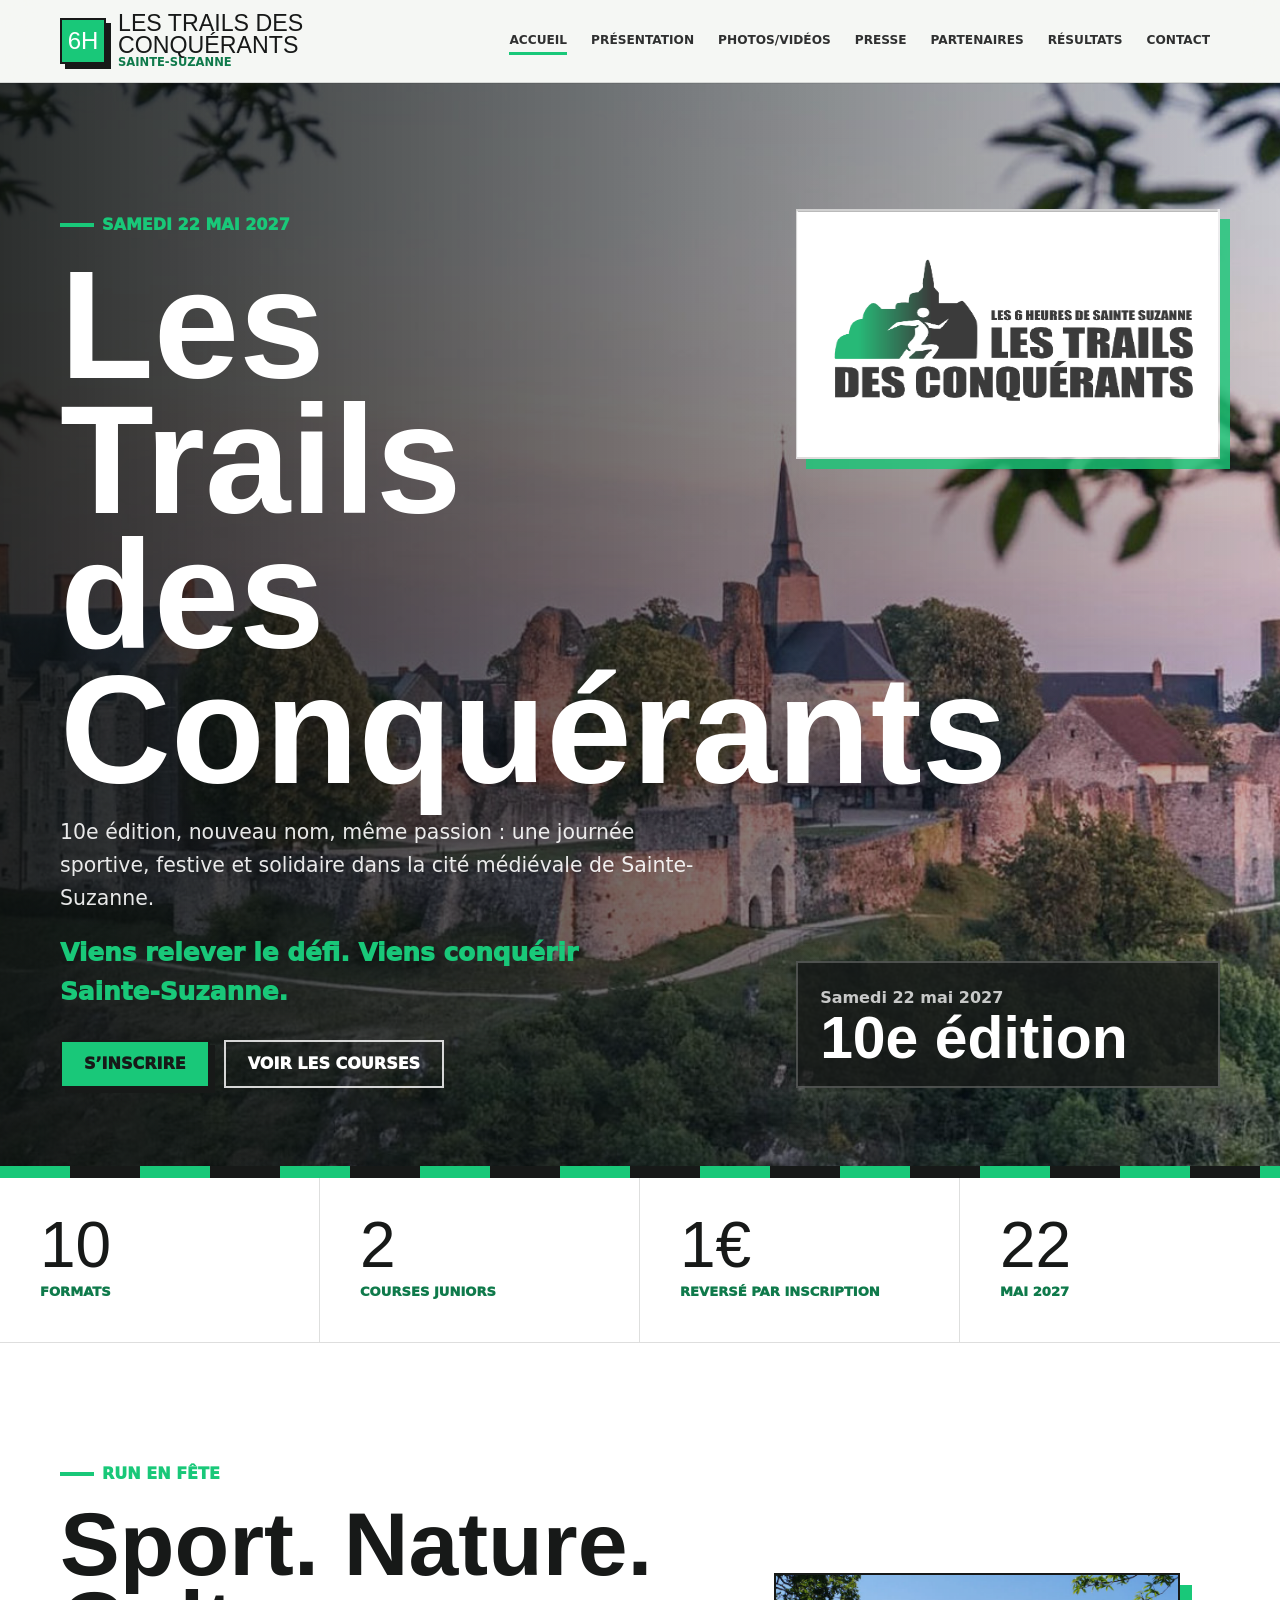
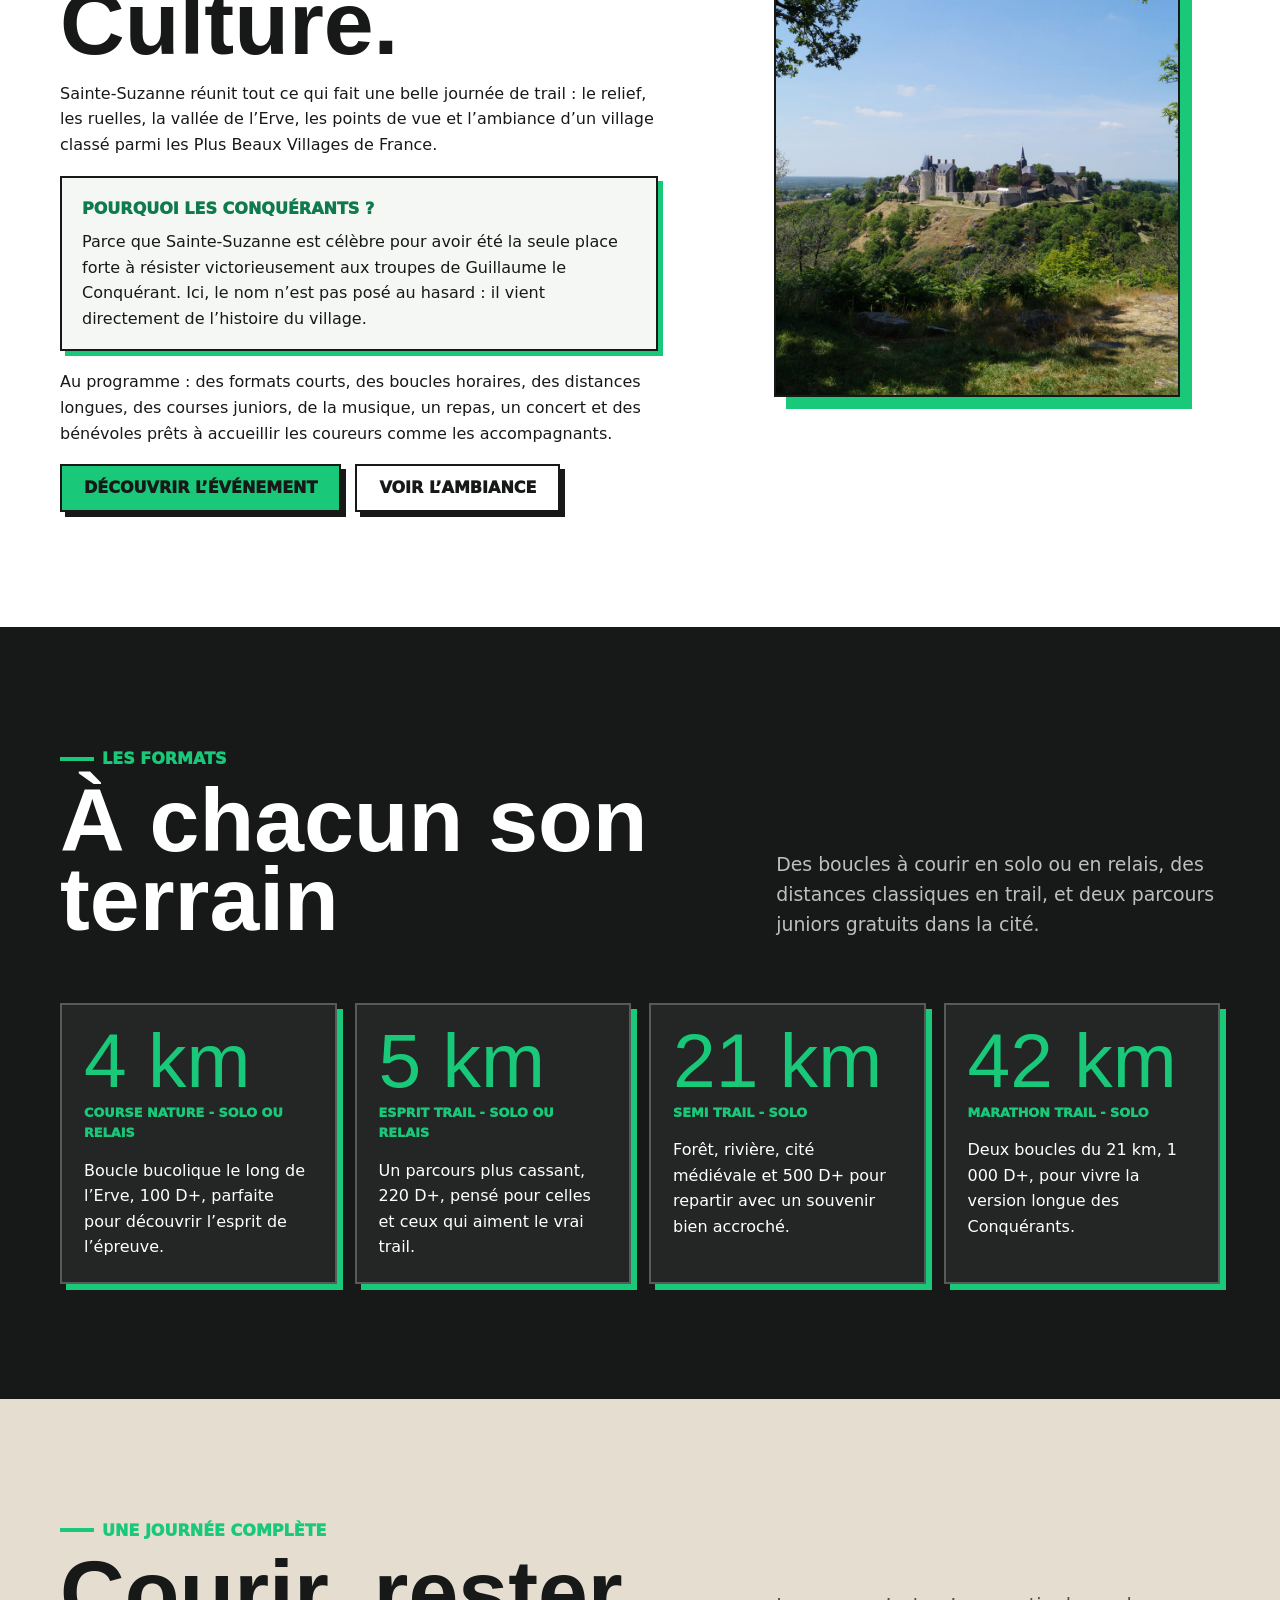
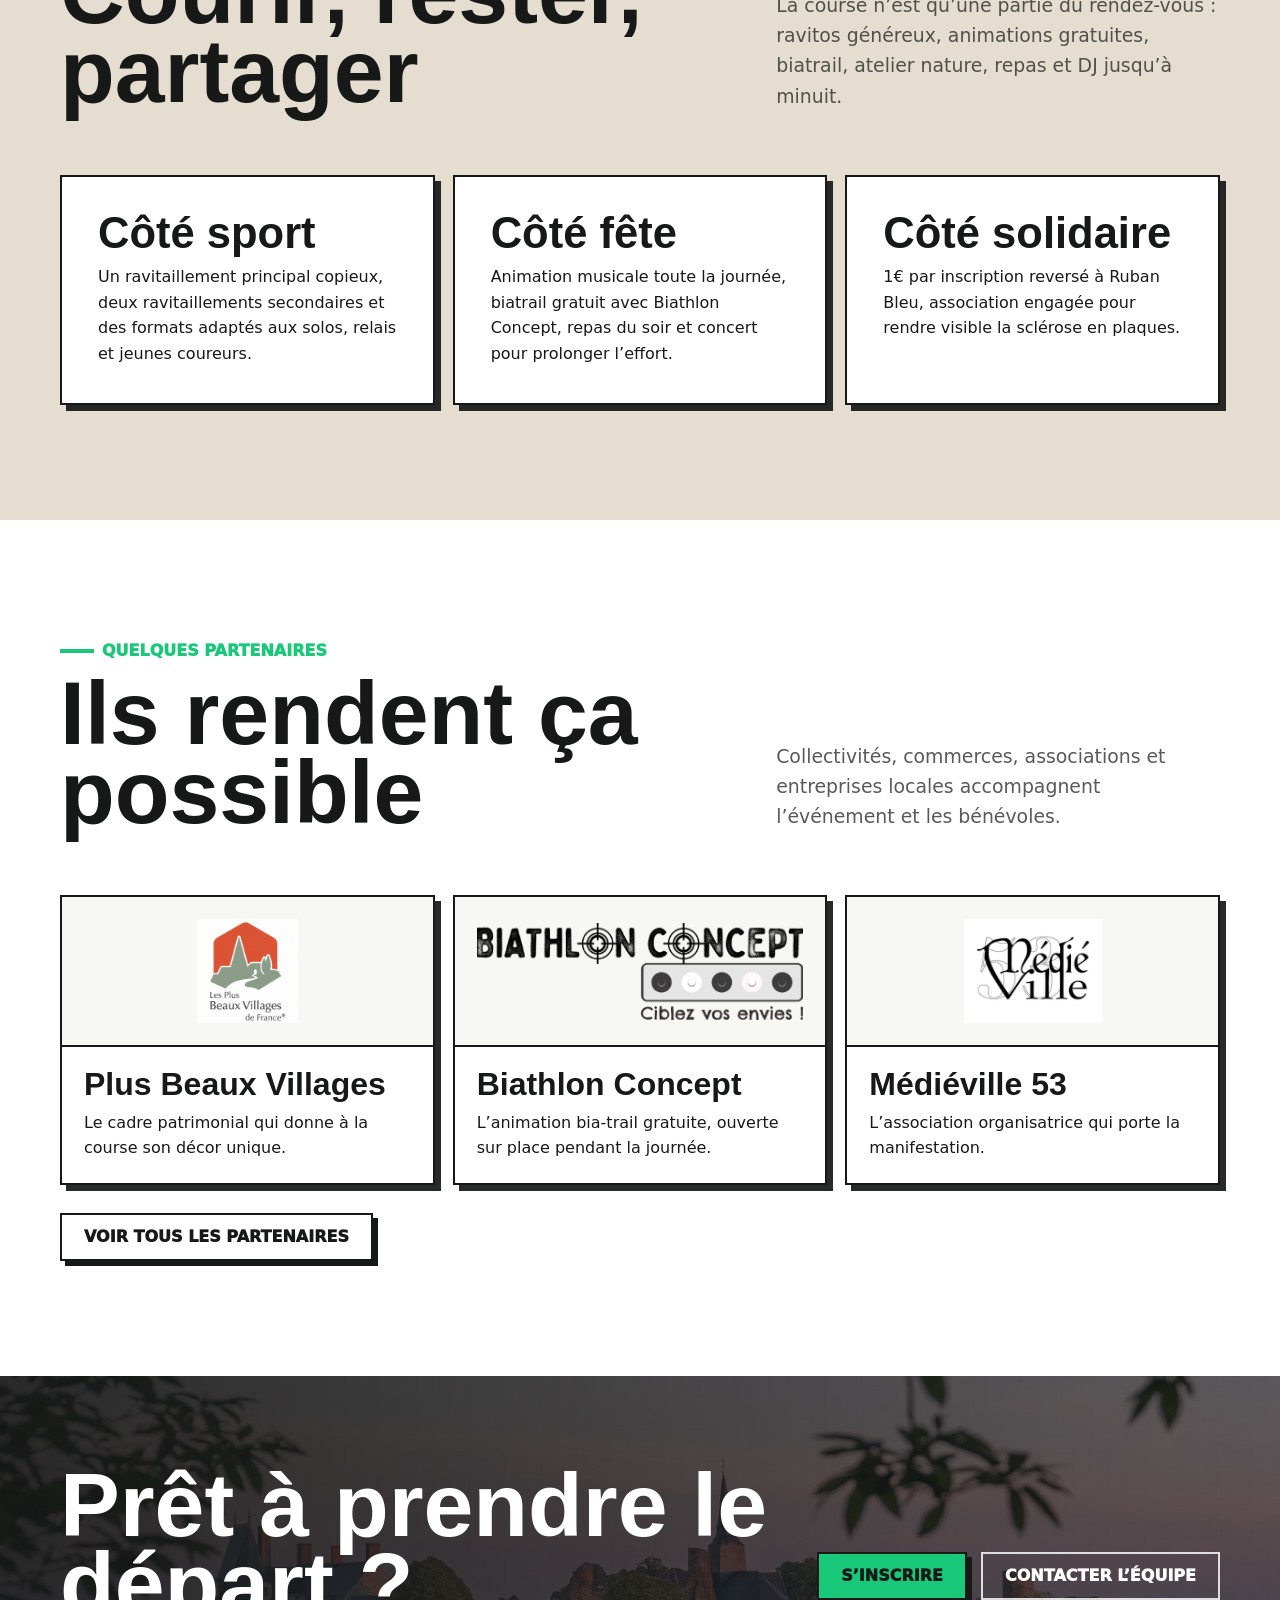
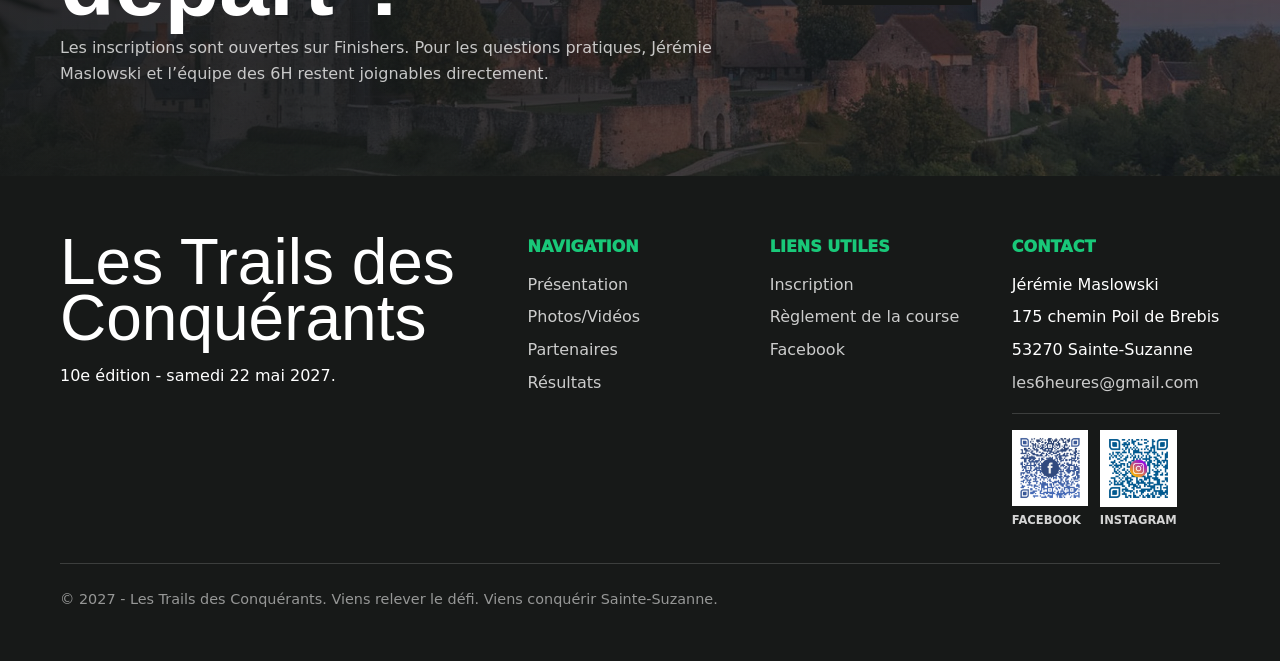
<file: index.html>
<!doctype html>
<html lang="fr">
  <head>
    <meta charset="utf-8">
    <meta name="viewport" content="width=device-width, initial-scale=1">
    <title>Les Trails des Conquérants - Sainte-Suzanne</title>
    <meta name="description" content="Site vitrine des Trails des Conquérants, 10e édition à Sainte-Suzanne le samedi 22 mai 2027.">
    <link rel="icon" type="image/svg+xml" href="assets/favicon.svg">
    <link rel="stylesheet" href="assets/css/styles.css">
  </head>
  <body data-page="home">
    <div class="site-shell">
      <header class="site-header">
        <div class="container nav-wrap">
          <a class="brand" href="index.html" aria-label="Accueil Les Trails des Conquérants">
            <span class="brand-badge">6H</span>
            <span>
              <span class="brand-title">Les Trails des Conquérants</span>
              <span class="brand-subtitle">Sainte-Suzanne</span>
            </span>
          </a>
          <button class="menu-toggle" type="button" data-menu-toggle aria-expanded="false" aria-label="Ouvrir le menu">
            <span class="menu-bars" aria-hidden="true"><span></span><span></span><span></span></span>
            Menu
          </button>
          <nav class="site-nav" data-site-nav aria-label="Navigation principale">
            <a class="nav-link" href="index.html">Accueil</a>
            <a class="nav-link" href="presentation.html">Présentation</a>
            <a class="nav-link" href="photos.html">Photos/Vidéos</a>
            <a class="nav-link" href="presse.html">Presse</a>
            <a class="nav-link" href="partenaires.html">Partenaires</a>
            <a class="nav-link" href="resultats.html">Résultats</a>
            <a class="nav-link" href="contact.html">Contact</a>
          </nav>
        </div>
      </header>

      <main>
        <section class="hero">
          <div class="container hero-inner">
            <div class="hero-copy">
              <span class="eyebrow">Samedi 22 mai 2027</span>
              <h1>Les Trails des Conquérants</h1>
              <p class="hero-lead">10e édition, nouveau nom, même passion : une journée sportive, festive et solidaire dans la cité médiévale de Sainte-Suzanne.</p>
              <p class="hero-slogan">Viens relever le défi. Viens conquérir Sainte-Suzanne.</p>
              <div class="hero-actions">
                <a class="button" href="https://www.finishers.com/course/trail-des-conquerants" target="_blank" rel="noreferrer">S’inscrire</a>
                <a class="button ghost" href="presentation.html">Voir les courses</a>
              </div>
            </div>
            <div class="hero-panel" aria-hidden="true">
              <div class="event-mark"></div>
              <div class="date-card">
                <span>Samedi 22 mai 2027</span>
                <strong>10e édition</strong>
              </div>
            </div>
          </div>
        </section>

        <section class="quick-stats" aria-label="Repères de l’événement">
          <div class="stat">
            <span class="stat-number">10</span>
            <span class="stat-label">formats</span>
          </div>
          <div class="stat">
            <span class="stat-number">2</span>
            <span class="stat-label">courses juniors</span>
          </div>
          <div class="stat">
            <span class="stat-number">1€</span>
            <span class="stat-label">reversé par inscription</span>
          </div>
          <div class="stat">
            <span class="stat-number">22</span>
            <span class="stat-label">mai 2027</span>
          </div>
        </section>

        <section class="section white">
          <div class="container split">
            <div class="text-stack">
              <span class="section-kicker">Run en fête</span>
              <h2 class="section-title">Sport. Nature. Culture.</h2>
              <p>Sainte-Suzanne réunit tout ce qui fait une belle journée de trail : le relief, les ruelles, la vallée de l’Erve, les points de vue et l’ambiance d’un village classé parmi les Plus Beaux Villages de France.</p>
              <div class="legend-note">
                <span>Pourquoi les Conquérants ?</span>
                <p>Parce que Sainte-Suzanne est célèbre pour avoir été la seule place forte à résister victorieusement aux troupes de Guillaume le Conquérant. Ici, le nom n’est pas posé au hasard : il vient directement de l’histoire du village.</p>
              </div>
              <p>Au programme : des formats courts, des boucles horaires, des distances longues, des courses juniors, de la musique, un repas, un concert et des bénévoles prêts à accueillir les coureurs comme les accompagnants.</p>
              <div class="section-actions">
                <a class="button" href="presentation.html">Découvrir l’événement</a>
                <a class="button secondary" href="photos.html">Voir l’ambiance</a>
              </div>
            </div>
            <figure class="image-frame">
              <img src="assets/img/hero-race.jpg" alt="Départ et ambiance de course aux 6 heures de Sainte-Suzanne">
            </figure>
          </div>
        </section>

        <section class="section dark">
          <div class="container">
            <div class="section-header">
              <div>
                <span class="section-kicker">Les formats</span>
                <h2 class="section-title">À chacun son terrain</h2>
              </div>
              <p class="section-intro">Des boucles à courir en solo ou en relais, des distances classiques en trail, et deux parcours juniors gratuits dans la cité.</p>
            </div>
            <div class="course-grid">
              <article class="course-card">
                <span class="course-distance">4 km</span>
                <span class="course-type">Course nature - solo ou relais</span>
                <p>Boucle bucolique le long de l’Erve, 100 D+, parfaite pour découvrir l’esprit de l’épreuve.</p>
              </article>
              <article class="course-card">
                <span class="course-distance">5 km</span>
                <span class="course-type">Esprit trail - solo ou relais</span>
                <p>Un parcours plus cassant, 220 D+, pensé pour celles et ceux qui aiment le vrai trail.</p>
              </article>
              <article class="course-card">
                <span class="course-distance">21 km</span>
                <span class="course-type">Semi trail - solo</span>
                <p>Forêt, rivière, cité médiévale et 500 D+ pour repartir avec un souvenir bien accroché.</p>
              </article>
              <article class="course-card">
                <span class="course-distance">42 km</span>
                <span class="course-type">Marathon trail - solo</span>
                <p>Deux boucles du 21 km, 1 000 D+, pour vivre la version longue des Conquérants.</p>
              </article>
            </div>
          </div>
        </section>

        <section class="section stone">
          <div class="container">
            <div class="section-header">
              <div>
                <span class="section-kicker">Une journée complète</span>
                <h2 class="section-title">Courir, rester, partager</h2>
              </div>
              <p class="section-intro">La course n’est qu’une partie du rendez-vous : ravitos généreux, animations gratuites, biatrail, atelier nature, repas et DJ jusqu’à minuit.</p>
            </div>
            <div class="values-grid">
              <article class="value-card">
                <h3>Côté sport</h3>
                <p>Un ravitaillement principal copieux, deux ravitaillements secondaires et des formats adaptés aux solos, relais et jeunes coureurs.</p>
              </article>
              <article class="value-card">
                <h3>Côté fête</h3>
                <p>Animation musicale toute la journée, biatrail gratuit avec Biathlon Concept, repas du soir et concert pour prolonger l’effort.</p>
              </article>
              <article class="value-card">
                <h3>Côté solidaire</h3>
                <p>1€ par inscription reversé à Ruban Bleu, association engagée pour rendre visible la sclérose en plaques.</p>
              </article>
            </div>
          </div>
        </section>

        <section class="section white">
          <div class="container">
            <div class="section-header">
              <div>
                <span class="section-kicker">Quelques partenaires</span>
                <h2 class="section-title">Ils rendent ça possible</h2>
              </div>
              <p class="section-intro">Collectivités, commerces, associations et entreprises locales accompagnent l’événement et les bénévoles.</p>
            </div>
            <div class="partners-grid">
              <article class="partner-card">
                <div class="partner-logo"><img src="assets/img/partners/plus-beaux-villages.png" alt="Les Plus Beaux Villages de France"></div>
                <div class="partner-copy"><h3>Plus Beaux Villages</h3><p>Le cadre patrimonial qui donne à la course son décor unique.</p></div>
              </article>
              <article class="partner-card">
                <div class="partner-logo"><img src="assets/img/partners/biathlon-concept.png" alt="Biathlon Concept"></div>
                <div class="partner-copy"><h3>Biathlon Concept</h3><p>L’animation bia-trail gratuite, ouverte sur place pendant la journée.</p></div>
              </article>
              <article class="partner-card">
                <div class="partner-logo"><img src="assets/img/partners/medieville.png" alt="Médiéville 53"></div>
                <div class="partner-copy"><h3>Médiéville 53</h3><p>L’association organisatrice qui porte la manifestation.</p></div>
              </article>
            </div>
            <div class="section-actions" style="margin-top: 28px;">
              <a class="button secondary" href="partenaires.html">Voir tous les partenaires</a>
            </div>
          </div>
        </section>

        <section class="section compact cta-band">
          <div class="container cta-layout">
            <div>
              <h2>Prêt à prendre le départ ?</h2>
              <p>Les inscriptions sont ouvertes sur Finishers. Pour les questions pratiques, Jérémie Maslowski et l’équipe des 6H restent joignables directement.</p>
            </div>
            <div class="cta-actions">
              <a class="button" href="https://www.finishers.com/course/trail-des-conquerants" target="_blank" rel="noreferrer">S’inscrire</a>
              <a class="button ghost" href="contact.html">Contacter l’équipe</a>
            </div>
          </div>
        </section>
      </main>

      <footer class="site-footer">
        <div class="container">
          <div class="footer-grid">
            <div>
              <p class="footer-logo">Les Trails des Conquérants</p>
              <p>10e édition - samedi 22 mai 2027.</p>
            </div>
            <div>
              <span class="footer-title">Navigation</span>
              <ul class="footer-list">
                <li><a href="presentation.html">Présentation</a></li>
                <li><a href="photos.html">Photos/Vidéos</a></li>
                <li><a href="partenaires.html">Partenaires</a></li>
                <li><a href="resultats.html">Résultats</a></li>
              </ul>
            </div>
            <div>
              <span class="footer-title">Liens utiles</span>
              <ul class="footer-list">
                <li><a href="https://www.finishers.com/course/trail-des-conquerants" target="_blank" rel="noreferrer">Inscription</a></li>
                <li><a href="https://e04a4b11-f566-4e26-bbfb-964e0e38be47.filesusr.com/ugd/b395d0_584824db77064c71834c0f9d84c1de9d.pdf" target="_blank" rel="noreferrer">Règlement de la course</a></li>
                <li><a href="https://www.facebook.com/les.6.heures.de.sainte.suzanne.et.chammes" target="_blank" rel="noreferrer">Facebook</a></li>
              </ul>
            </div>
            <div>
              <span class="footer-title">Contact</span>
              <ul class="footer-list">
                <li>Jérémie Maslowski</li>
                <li>175 chemin Poil de Brebis</li>
                <li>53270 Sainte-Suzanne</li>
                <li><a href="mailto:les6heures@gmail.com">les6heures@gmail.com</a></li>
              </ul>
              <div class="footer-qr-section" aria-label="QR codes réseaux sociaux">
                <div class="footer-qr-grid">
                  <a class="footer-qr-card" href="assets/img/qr/facebook.png" aria-label="Agrandir le QR code Facebook">
                    <img src="assets/img/qr/facebook.png" alt="QR code Facebook des Trails des Conquérants">
                    <span>Facebook</span>
                  </a>
                  <a class="footer-qr-card" href="assets/img/qr/social-2.png" aria-label="Agrandir le QR code Instagram">
                    <img src="assets/img/qr/social-2.png" alt="QR code Instagram des Trails des Conquérants">
                    <span>Instagram</span>
                  </a>
                </div>
              </div>
            </div>
          </div>
          <p class="footer-bottom">© 2027 - Les Trails des Conquérants. Viens relever le défi. Viens conquérir Sainte-Suzanne.</p>
        </div>
      </footer>
    </div>
    <script src="assets/js/main.js"></script>
  </body>
</html>
</file>
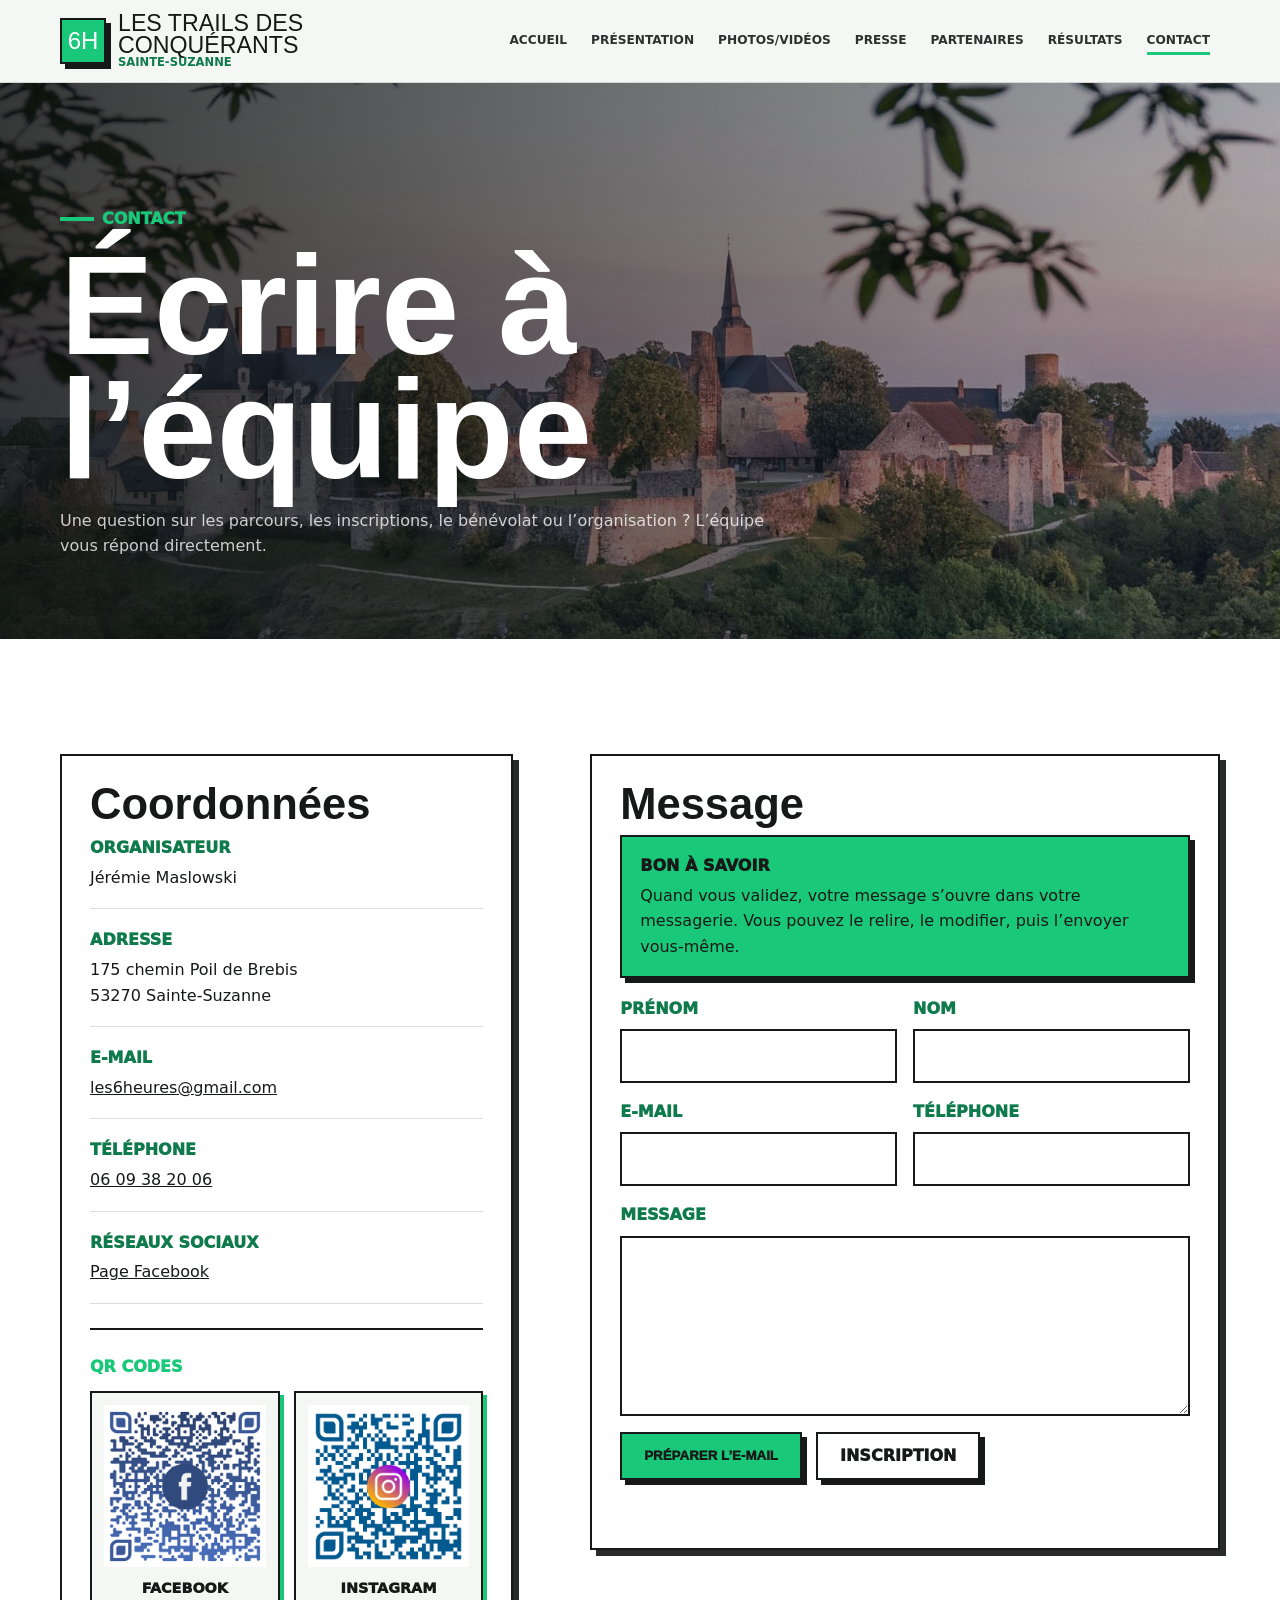
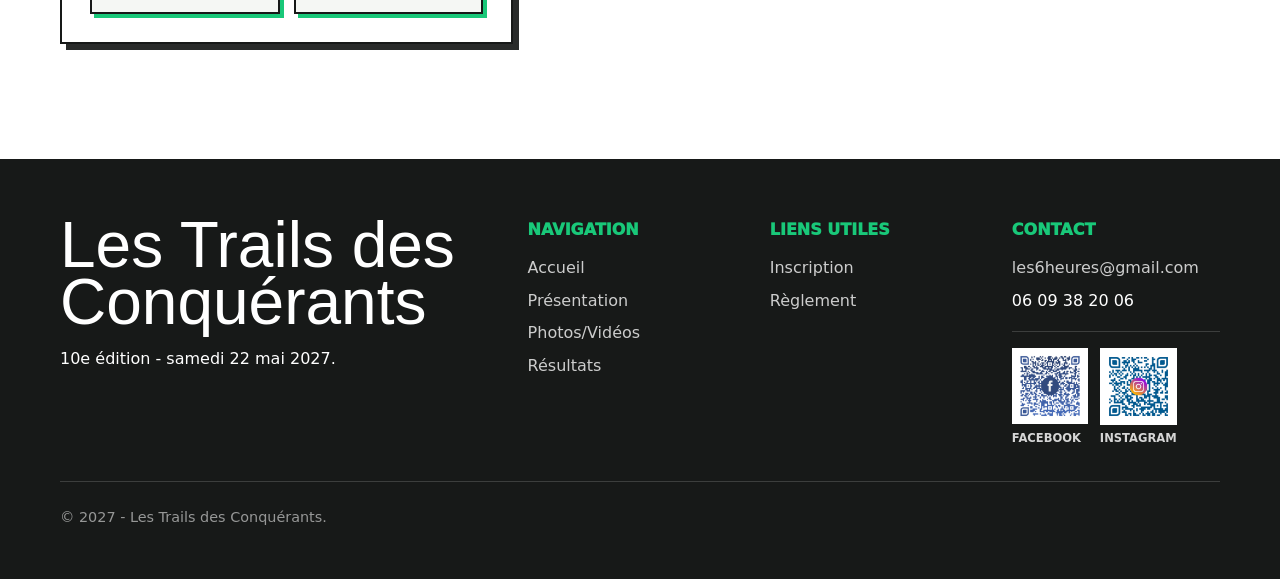
<file: contact.html>
<!doctype html>
<html lang="fr">
  <head>
    <meta charset="utf-8">
    <meta name="viewport" content="width=device-width, initial-scale=1">
    <title>Contact - Les Trails des Conquérants</title>
    <meta name="description" content="Contact de l’organisation des Trails des Conquérants, les 6 heures de Sainte-Suzanne.">
    <link rel="icon" type="image/svg+xml" href="assets/favicon.svg">
    <link rel="stylesheet" href="assets/css/styles.css">
  </head>
  <body data-page="contact">
    <div class="site-shell">
      <header class="site-header"><div class="container nav-wrap"><a class="brand" href="index.html" aria-label="Accueil Les Trails des Conquérants"><span class="brand-badge">6H</span><span><span class="brand-title">Les Trails des Conquérants</span><span class="brand-subtitle">Sainte-Suzanne</span></span></a><button class="menu-toggle" type="button" data-menu-toggle aria-expanded="false" aria-label="Ouvrir le menu"><span class="menu-bars" aria-hidden="true"><span></span><span></span><span></span></span>Menu</button><nav class="site-nav" data-site-nav aria-label="Navigation principale"><a class="nav-link" href="index.html">Accueil</a><a class="nav-link" href="presentation.html">Présentation</a><a class="nav-link" href="photos.html">Photos/Vidéos</a><a class="nav-link" href="presse.html">Presse</a><a class="nav-link" href="partenaires.html">Partenaires</a><a class="nav-link" href="resultats.html">Résultats</a><a class="nav-link" href="contact.html">Contact</a></nav></div></header>
      <main>
        <section class="page-hero with-image" style="--page-image: url('../img/hero-village.jpg');">
          <div class="container">
            <span class="eyebrow">Contact</span>
            <h1>Écrire à l’équipe</h1>
            <p>Une question sur les parcours, les inscriptions, le bénévolat ou l’organisation ? L’équipe vous répond directement.</p>
          </div>
        </section>

        <section class="section white">
          <div class="container contact-layout">
            <aside class="contact-card">
              <h3>Coordonnées</h3>
              <dl class="contact-list">
                <div><dt>Organisateur</dt><dd>Jérémie Maslowski</dd></div>
                <div><dt>Adresse</dt><dd>175 chemin Poil de Brebis<br>53270 Sainte-Suzanne</dd></div>
                <div><dt>E-mail</dt><dd><a href="mailto:les6heures@gmail.com">les6heures@gmail.com</a></dd></div>
                <div><dt>Téléphone</dt><dd><a href="tel:+33609382006">06 09 38 20 06</a></dd></div>
                <div><dt>Réseaux sociaux</dt><dd><a href="https://www.facebook.com/les.6.heures.de.sainte.suzanne.et.chammes" target="_blank" rel="noreferrer">Page Facebook</a></dd></div>
              </dl>
              <div class="qr-section">
                <span class="footer-title">QR codes</span>
                <div class="qr-grid">
                  <a class="qr-card" href="assets/img/qr/facebook.png" aria-label="Agrandir le QR code Facebook">
                    <img src="assets/img/qr/facebook.png" alt="QR code Facebook des Trails des Conquérants">
                    <strong>Facebook</strong>
                  </a>
                  <a class="qr-card" href="assets/img/qr/social-2.png" aria-label="Agrandir le QR code Instagram">
                    <img src="assets/img/qr/social-2.png" alt="QR code Instagram des Trails des Conquérants">
                    <strong>Instagram</strong>
                  </a>
                </div>
              </div>
            </aside>
            <section class="contact-card">
              <h3>Message</h3>
              <div class="mail-notice">
                <strong>Bon à savoir</strong>
                <p>Quand vous validez, votre message s’ouvre dans votre messagerie. Vous pouvez le relire, le modifier, puis l’envoyer vous-même.</p>
              </div>
              <form class="contact-form" data-contact-form>
                <div class="form-grid">
                  <div class="field"><label for="prenom">Prénom</label><input id="prenom" name="prenom" autocomplete="given-name"></div>
                  <div class="field"><label for="nom">Nom</label><input id="nom" name="nom" autocomplete="family-name"></div>
                  <div class="field"><label for="email">E-mail</label><input id="email" name="email" type="email" autocomplete="email" required></div>
                  <div class="field"><label for="telephone">Téléphone</label><input id="telephone" name="telephone" type="tel" autocomplete="tel"></div>
                  <div class="field full"><label for="message">Message</label><textarea id="message" name="message" required></textarea></div>
                </div>
                <div class="contact-actions">
                  <button class="button" type="submit">Préparer l’e-mail</button>
                  <a class="button secondary" href="https://www.finishers.com/course/trail-des-conquerants" target="_blank" rel="noreferrer">Inscription</a>
                </div>
                <p class="form-status" data-form-status aria-live="polite"></p>
              </form>
            </section>
          </div>
        </section>
      </main>
      <footer class="site-footer"><div class="container"><div class="footer-grid"><div><p class="footer-logo">Les Trails des Conquérants</p><p>10e édition - samedi 22 mai 2027.</p></div><div><span class="footer-title">Navigation</span><ul class="footer-list"><li><a href="index.html">Accueil</a></li><li><a href="presentation.html">Présentation</a></li><li><a href="photos.html">Photos/Vidéos</a></li><li><a href="resultats.html">Résultats</a></li></ul></div><div><span class="footer-title">Liens utiles</span><ul class="footer-list"><li><a href="https://www.finishers.com/course/trail-des-conquerants" target="_blank" rel="noreferrer">Inscription</a></li><li><a href="https://e04a4b11-f566-4e26-bbfb-964e0e38be47.filesusr.com/ugd/b395d0_584824db77064c71834c0f9d84c1de9d.pdf" target="_blank" rel="noreferrer">Règlement</a></li></ul></div><div><span class="footer-title">Contact</span><ul class="footer-list"><li><a href="mailto:les6heures@gmail.com">les6heures@gmail.com</a></li><li>06 09 38 20 06</li></ul>
              <div class="footer-qr-section" aria-label="QR codes réseaux sociaux">
                <div class="footer-qr-grid">
                  <a class="footer-qr-card" href="assets/img/qr/facebook.png" aria-label="Agrandir le QR code Facebook">
                    <img src="assets/img/qr/facebook.png" alt="QR code Facebook des Trails des Conquérants">
                    <span>Facebook</span>
                  </a>
                  <a class="footer-qr-card" href="assets/img/qr/social-2.png" aria-label="Agrandir le QR code Instagram">
                    <img src="assets/img/qr/social-2.png" alt="QR code Instagram des Trails des Conquérants">
                    <span>Instagram</span>
                  </a>
                </div>
              </div></div></div><p class="footer-bottom">© 2027 - Les Trails des Conquérants.</p></div></footer>
    </div>
    <script src="assets/js/main.js"></script>
  </body>
</html>
</file>
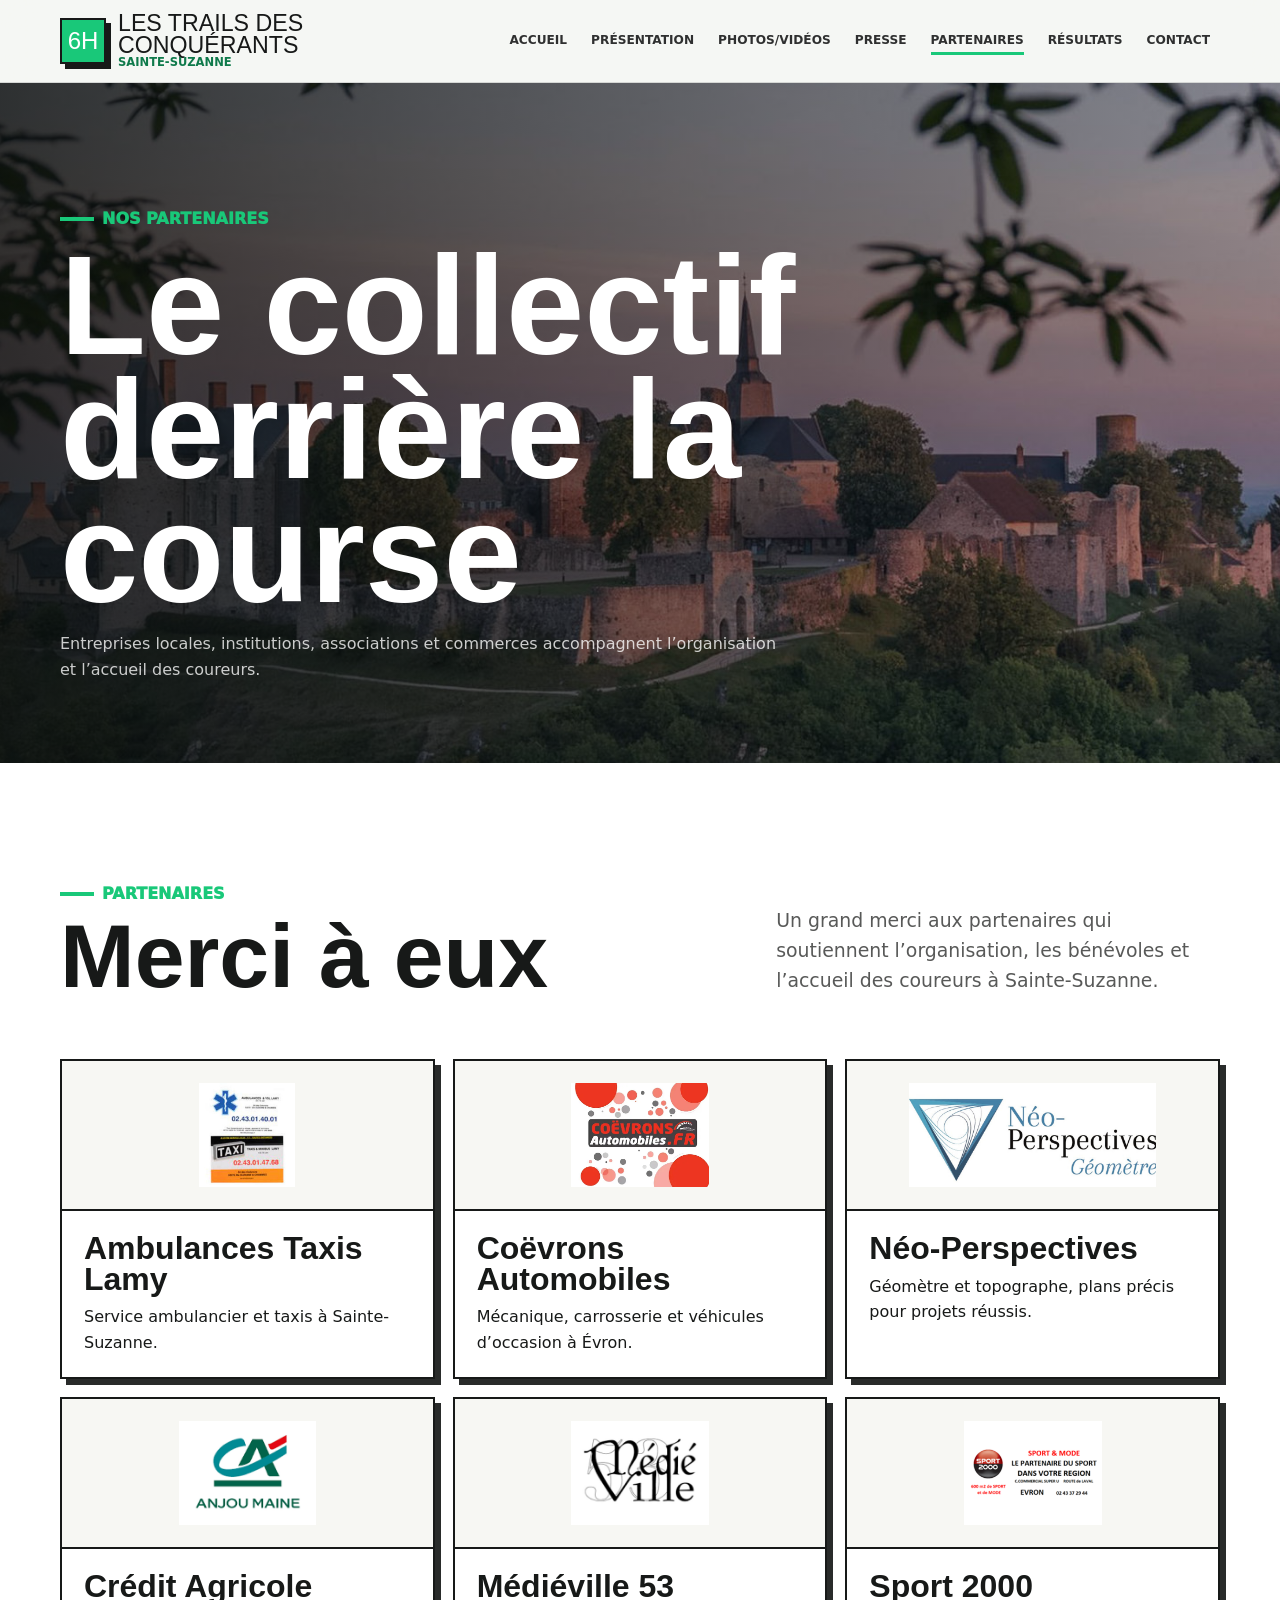
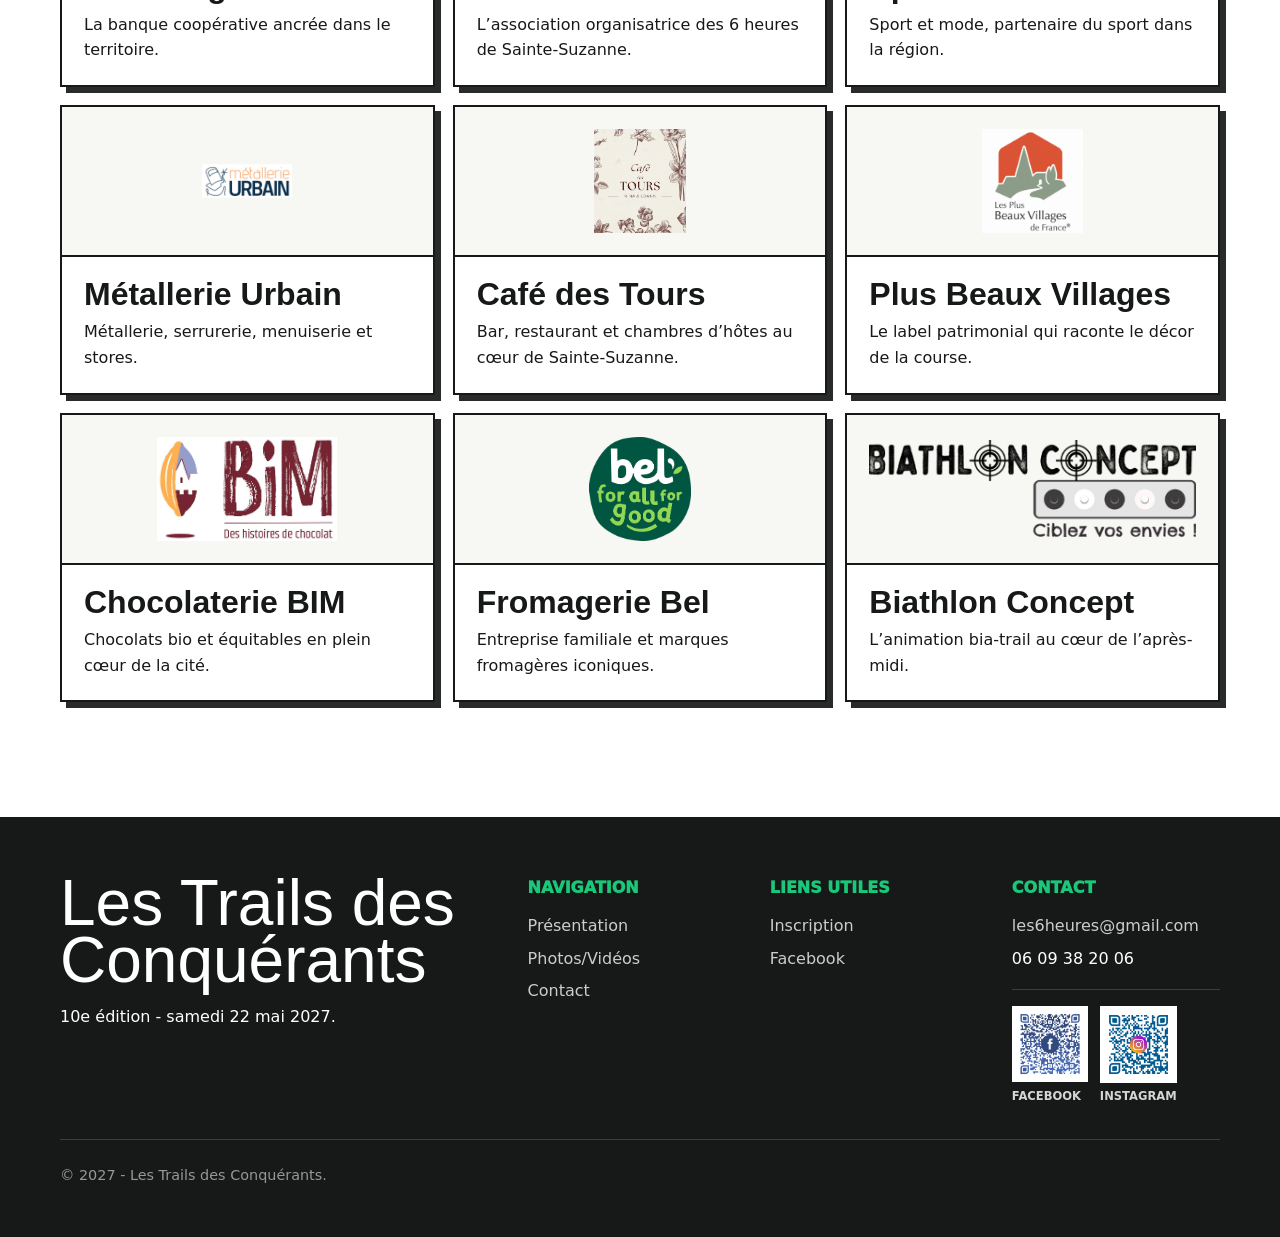
<file: partenaires.html>
<!doctype html>
<html lang="fr">
  <head>
    <meta charset="utf-8">
    <meta name="viewport" content="width=device-width, initial-scale=1">
    <title>Partenaires - Les Trails des Conquérants</title>
    <meta name="description" content="Partenaires publics, associatifs et privés des Trails des Conquérants.">
    <link rel="icon" type="image/svg+xml" href="assets/favicon.svg">
    <link rel="stylesheet" href="assets/css/styles.css">
  </head>
  <body data-page="partenaires">
    <div class="site-shell">
      <header class="site-header"><div class="container nav-wrap"><a class="brand" href="index.html" aria-label="Accueil Les Trails des Conquérants"><span class="brand-badge">6H</span><span><span class="brand-title">Les Trails des Conquérants</span><span class="brand-subtitle">Sainte-Suzanne</span></span></a><button class="menu-toggle" type="button" data-menu-toggle aria-expanded="false" aria-label="Ouvrir le menu"><span class="menu-bars" aria-hidden="true"><span></span><span></span><span></span></span>Menu</button><nav class="site-nav" data-site-nav aria-label="Navigation principale"><a class="nav-link" href="index.html">Accueil</a><a class="nav-link" href="presentation.html">Présentation</a><a class="nav-link" href="photos.html">Photos/Vidéos</a><a class="nav-link" href="presse.html">Presse</a><a class="nav-link" href="partenaires.html">Partenaires</a><a class="nav-link" href="resultats.html">Résultats</a><a class="nav-link" href="contact.html">Contact</a></nav></div></header>

      <main>
        <section class="page-hero with-image" style="--page-image: url('../img/village-panorama.jpg');">
          <div class="container">
            <span class="eyebrow">Nos partenaires</span>
            <h1>Le collectif derrière la course</h1>
            <p>Entreprises locales, institutions, associations et commerces accompagnent l’organisation et l’accueil des coureurs.</p>
          </div>
        </section>

        <section class="section white">
          <div class="container">
            <div class="section-header">
              <div><span class="section-kicker">Partenaires</span><h2 class="section-title">Merci à eux</h2></div>
              <p class="section-intro">Un grand merci aux partenaires qui soutiennent l’organisation, les bénévoles et l’accueil des coureurs à Sainte-Suzanne.</p>
            </div>
            <div class="partners-grid">
              <article class="partner-card"><div class="partner-logo"><img src="assets/img/partners/lamy.jpg" alt="Ambulances Taxis Lamy"></div><div class="partner-copy"><h3>Ambulances Taxis Lamy</h3><p>Service ambulancier et taxis à Sainte-Suzanne.</p></div></article>
              <article class="partner-card"><div class="partner-logo"><img src="assets/img/partners/coevrons-auto.webp" alt="Coëvrons Automobiles"></div><div class="partner-copy"><h3>Coëvrons Automobiles</h3><p>Mécanique, carrosserie et véhicules d’occasion à Évron.</p></div></article>
              <article class="partner-card"><div class="partner-logo"><img src="assets/img/partners/neo-perspectives.jpg" alt="Néo-Perspectives Géomètre"></div><div class="partner-copy"><h3>Néo-Perspectives</h3><p>Géomètre et topographe, plans précis pour projets réussis.</p></div></article>
              <article class="partner-card"><div class="partner-logo"><img src="assets/img/partners/credit-agricole.png" alt="Crédit Agricole Anjou Maine"></div><div class="partner-copy"><h3>Crédit Agricole</h3><p>La banque coopérative ancrée dans le territoire.</p></div></article>
              <article class="partner-card"><div class="partner-logo"><img src="assets/img/partners/medieville.png" alt="Médiéville 53"></div><div class="partner-copy"><h3>Médiéville 53</h3><p>L’association organisatrice des 6 heures de Sainte-Suzanne.</p></div></article>
              <article class="partner-card"><div class="partner-logo"><img src="assets/img/partners/sport-2000.png" alt="Sport 2000"></div><div class="partner-copy"><h3>Sport 2000</h3><p>Sport et mode, partenaire du sport dans la région.</p></div></article>
              <article class="partner-card"><div class="partner-logo"><img src="assets/img/partners/urbain.png" alt="Métallerie Urbain"></div><div class="partner-copy"><h3>Métallerie Urbain</h3><p>Métallerie, serrurerie, menuiserie et stores.</p></div></article>
              <article class="partner-card"><div class="partner-logo"><img src="assets/img/partners/cafe-tours.png" alt="Café des Tours"></div><div class="partner-copy"><h3>Café des Tours</h3><p>Bar, restaurant et chambres d’hôtes au cœur de Sainte-Suzanne.</p></div></article>
              <article class="partner-card"><div class="partner-logo"><img src="assets/img/partners/plus-beaux-villages.png" alt="Les Plus Beaux Villages de France"></div><div class="partner-copy"><h3>Plus Beaux Villages</h3><p>Le label patrimonial qui raconte le décor de la course.</p></div></article>
              <article class="partner-card"><div class="partner-logo"><img src="assets/img/partners/chocolaterie-bim.jpg" alt="Chocolaterie BIM"></div><div class="partner-copy"><h3>Chocolaterie BIM</h3><p>Chocolats bio et équitables en plein cœur de la cité.</p></div></article>
              <article class="partner-card"><div class="partner-logo"><img src="assets/img/partners/bel.png" alt="Fromagerie Bel"></div><div class="partner-copy"><h3>Fromagerie Bel</h3><p>Entreprise familiale et marques fromagères iconiques.</p></div></article>
              <article class="partner-card"><div class="partner-logo"><img src="assets/img/partners/biathlon-concept.png" alt="Biathlon Concept"></div><div class="partner-copy"><h3>Biathlon Concept</h3><p>L’animation bia-trail au cœur de l’après-midi.</p></div></article>
            </div>
          </div>
        </section>
      </main>
      <footer class="site-footer"><div class="container"><div class="footer-grid"><div><p class="footer-logo">Les Trails des Conquérants</p><p>10e édition - samedi 22 mai 2027.</p></div><div><span class="footer-title">Navigation</span><ul class="footer-list"><li><a href="presentation.html">Présentation</a></li><li><a href="photos.html">Photos/Vidéos</a></li><li><a href="contact.html">Contact</a></li></ul></div><div><span class="footer-title">Liens utiles</span><ul class="footer-list"><li><a href="https://www.finishers.com/course/trail-des-conquerants" target="_blank" rel="noreferrer">Inscription</a></li><li><a href="https://www.facebook.com/les.6.heures.de.sainte.suzanne.et.chammes" target="_blank" rel="noreferrer">Facebook</a></li></ul></div><div><span class="footer-title">Contact</span><ul class="footer-list"><li><a href="mailto:les6heures@gmail.com">les6heures@gmail.com</a></li><li>06 09 38 20 06</li></ul>
              <div class="footer-qr-section" aria-label="QR codes réseaux sociaux">
                <div class="footer-qr-grid">
                  <a class="footer-qr-card" href="assets/img/qr/facebook.png" aria-label="Agrandir le QR code Facebook">
                    <img src="assets/img/qr/facebook.png" alt="QR code Facebook des Trails des Conquérants">
                    <span>Facebook</span>
                  </a>
                  <a class="footer-qr-card" href="assets/img/qr/social-2.png" aria-label="Agrandir le QR code Instagram">
                    <img src="assets/img/qr/social-2.png" alt="QR code Instagram des Trails des Conquérants">
                    <span>Instagram</span>
                  </a>
                </div>
              </div></div></div><p class="footer-bottom">© 2027 - Les Trails des Conquérants.</p></div></footer>
    </div>
    <script src="assets/js/main.js"></script>
  </body>
</html>
</file>
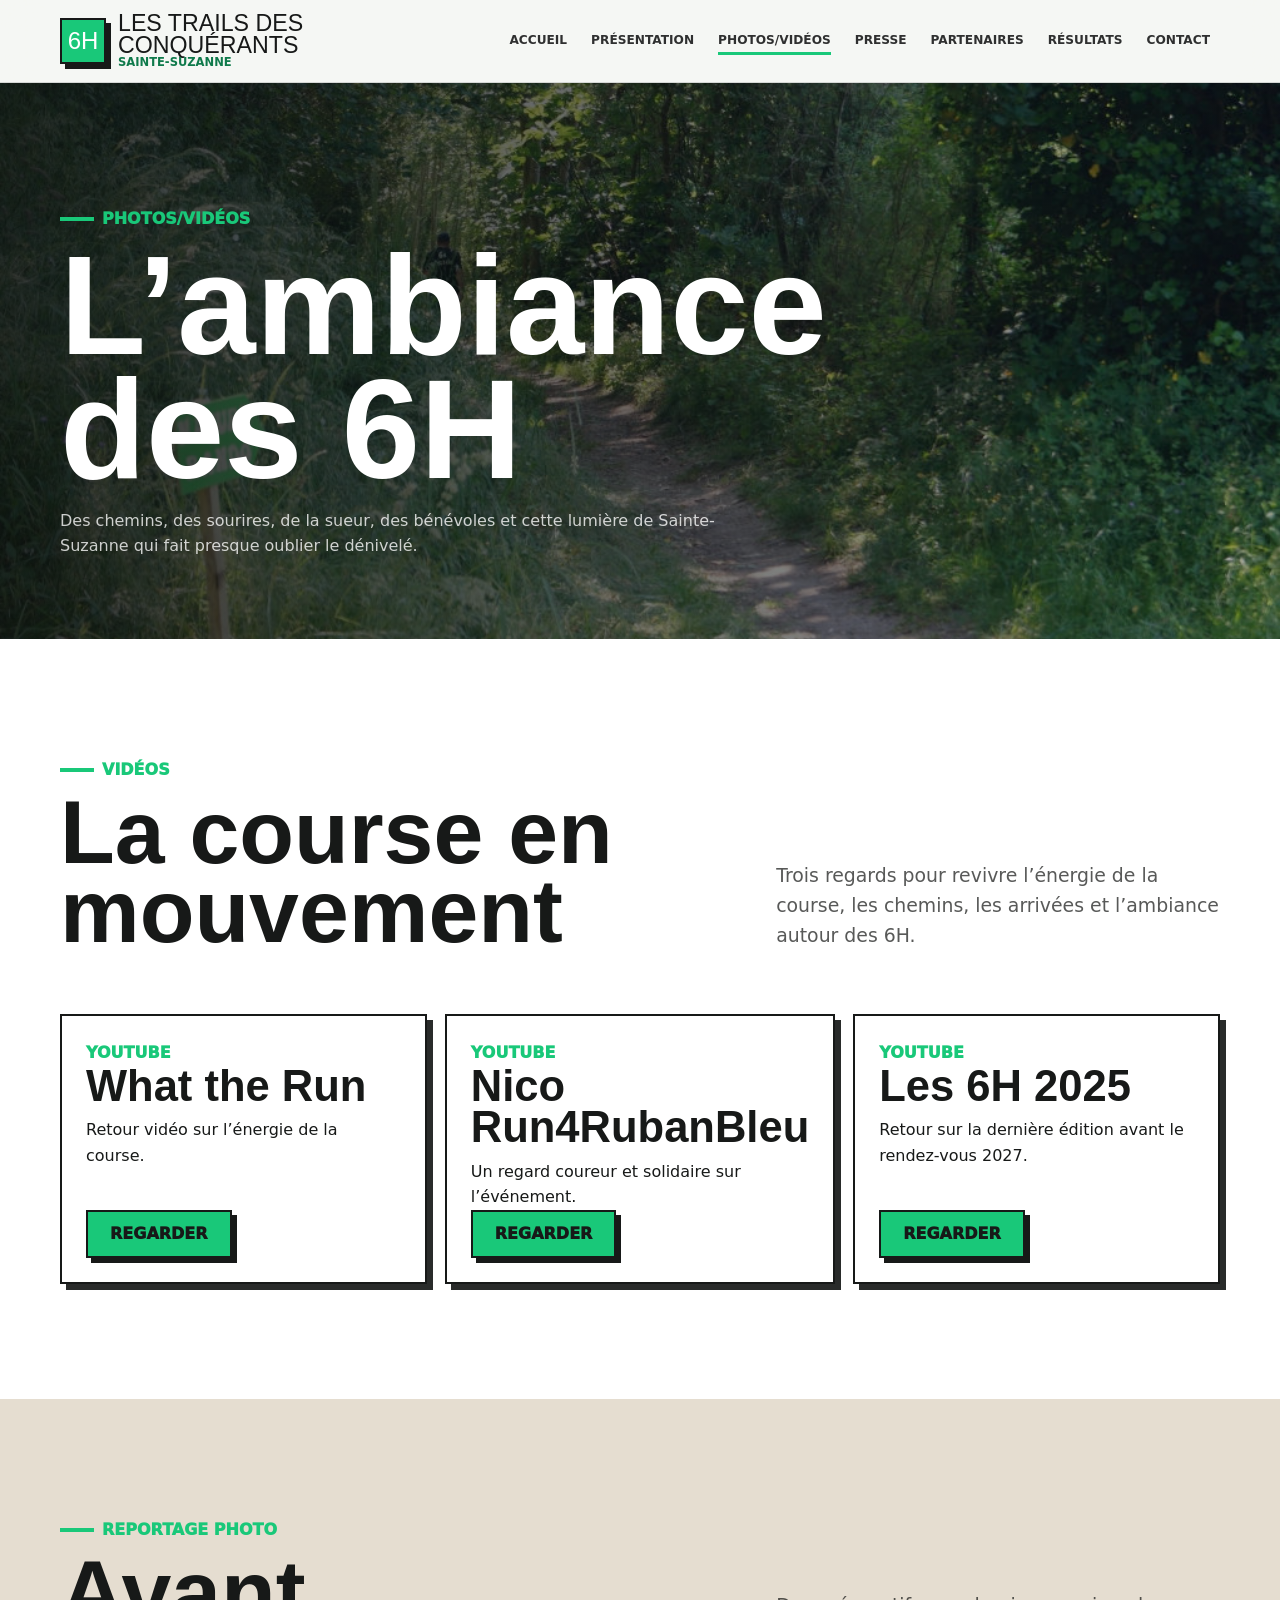
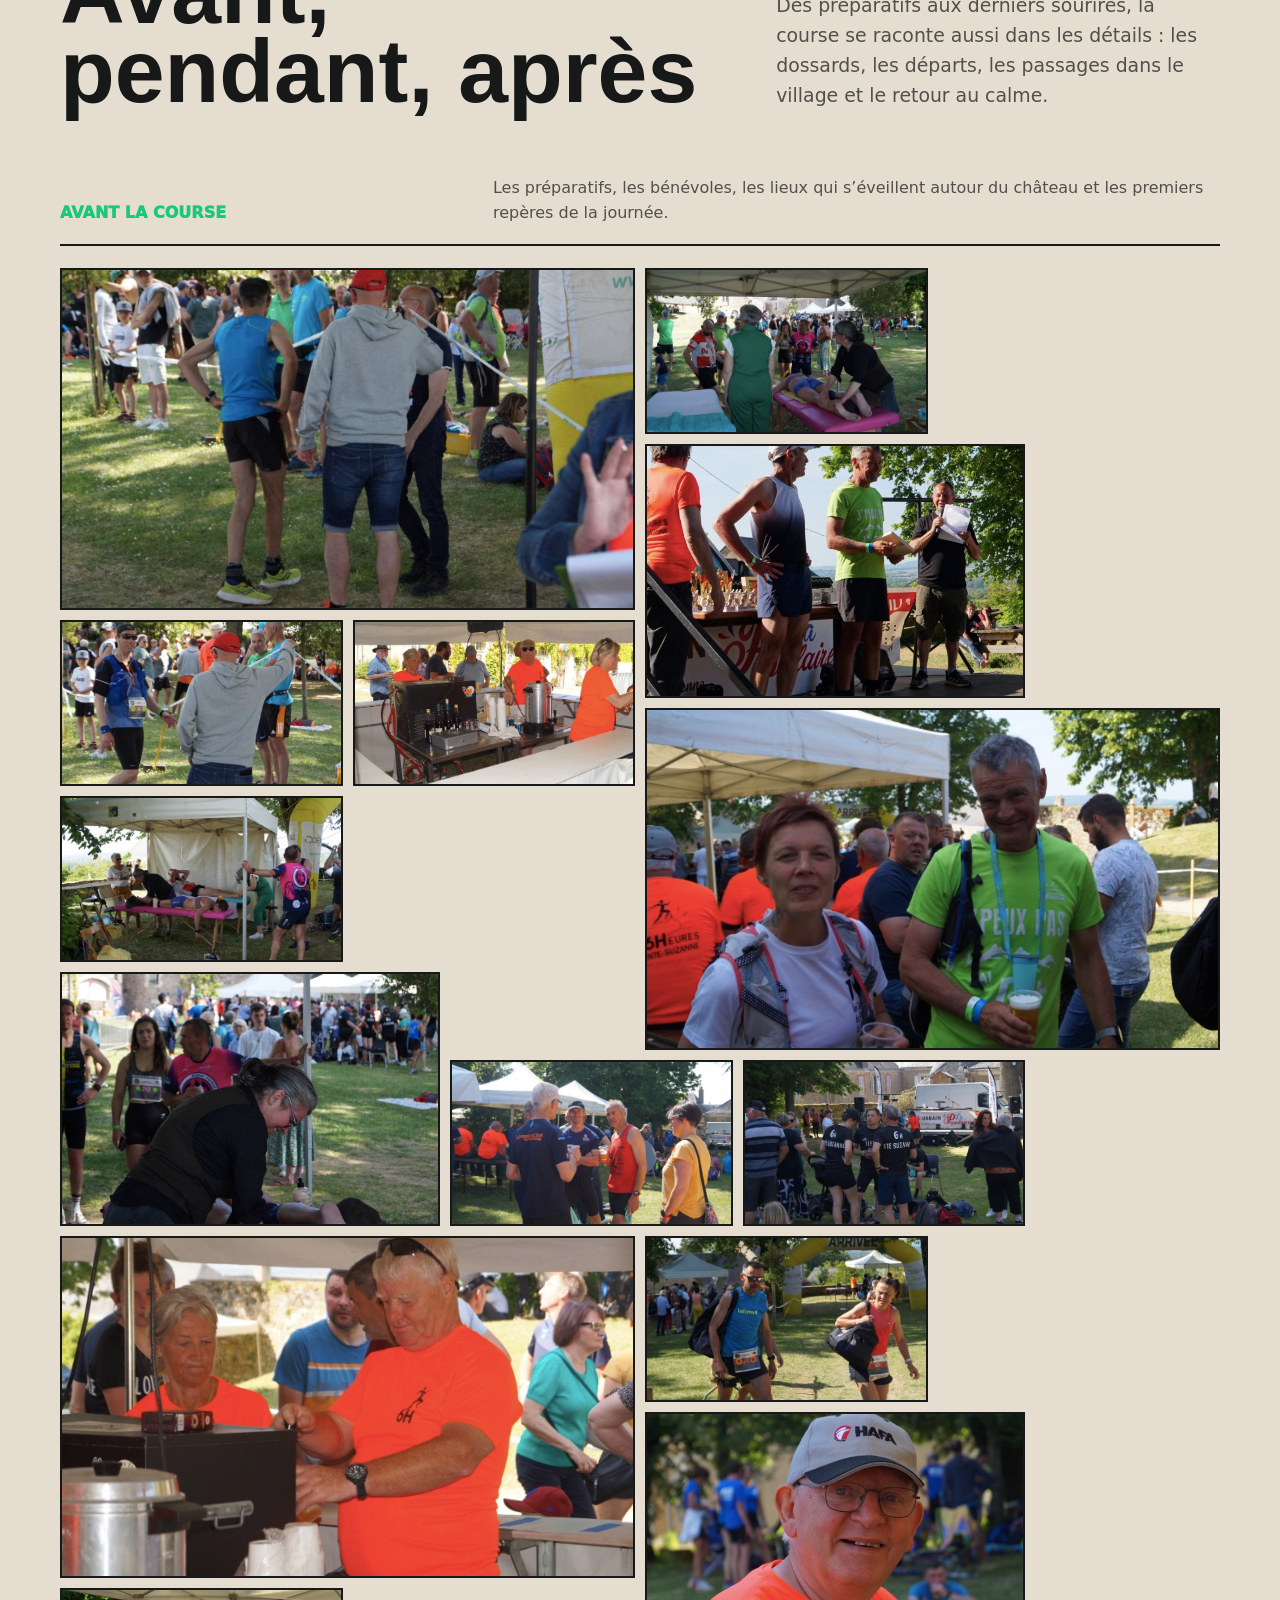
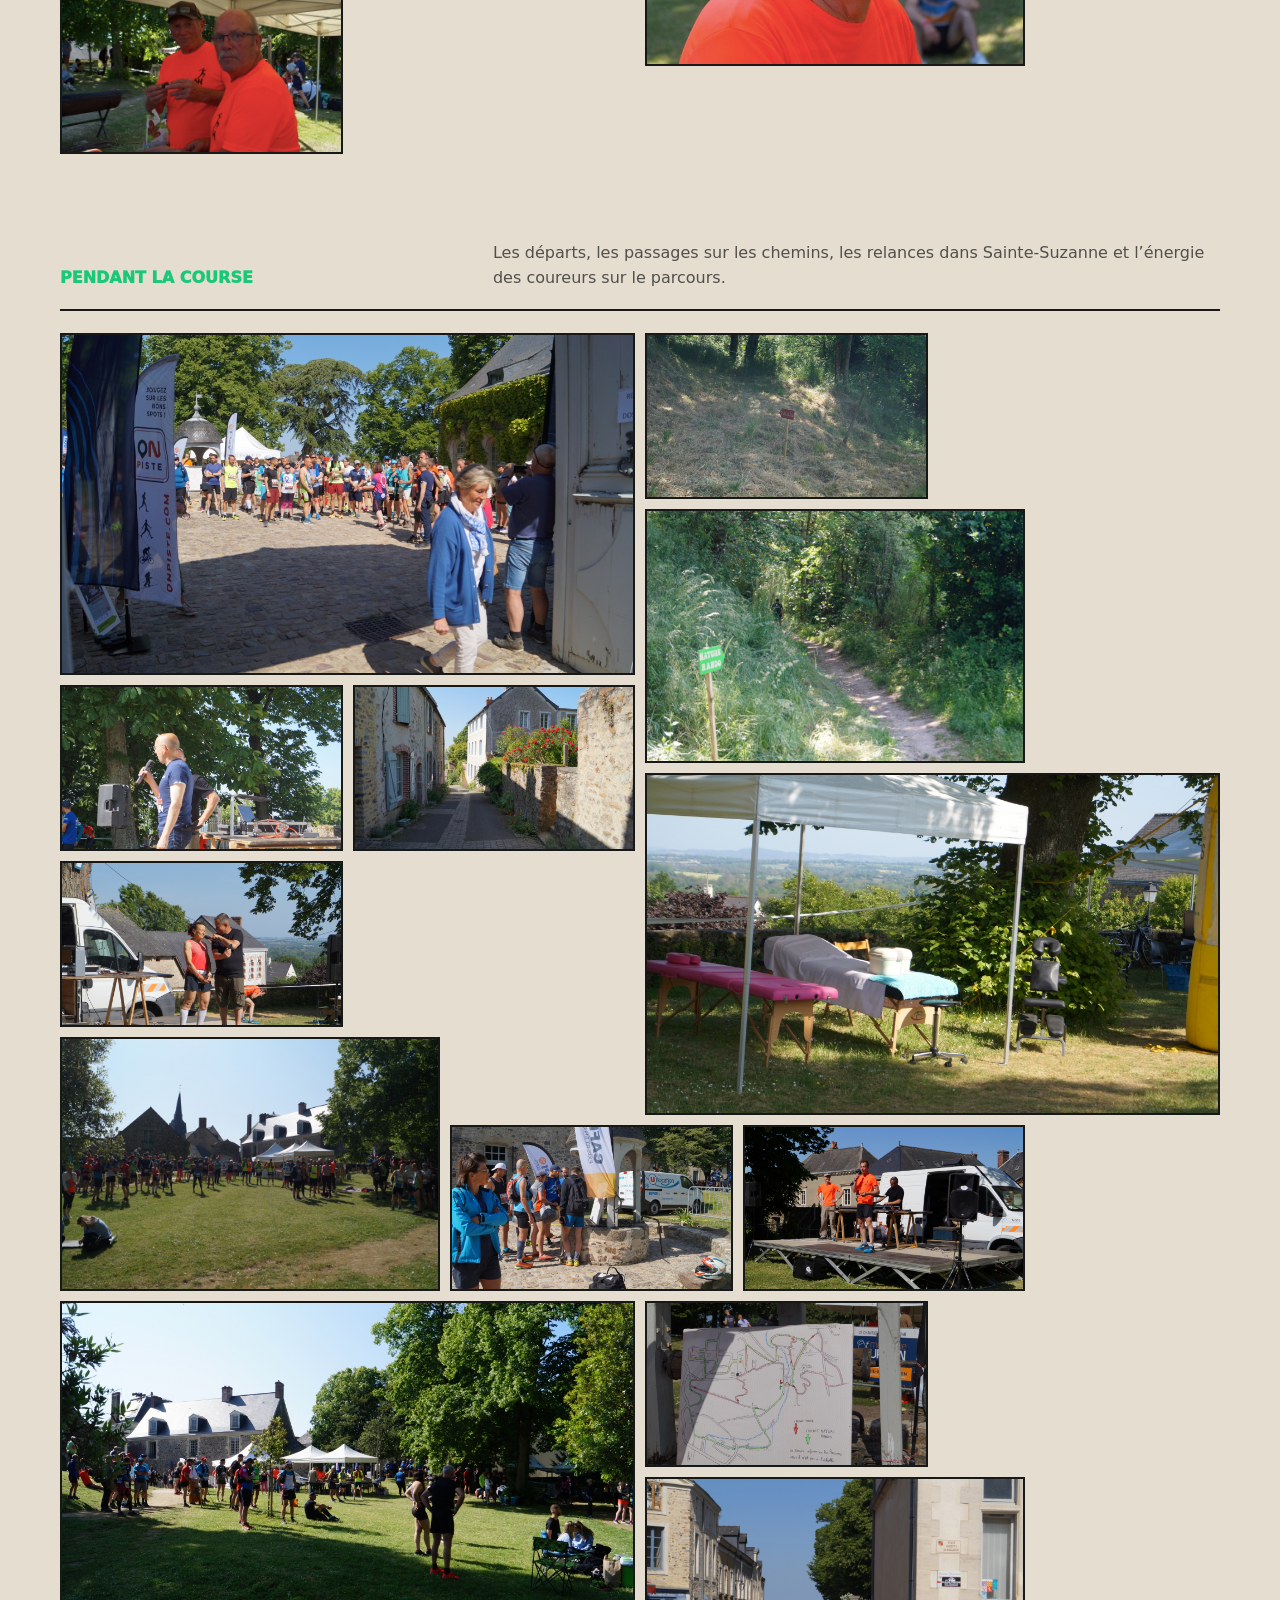
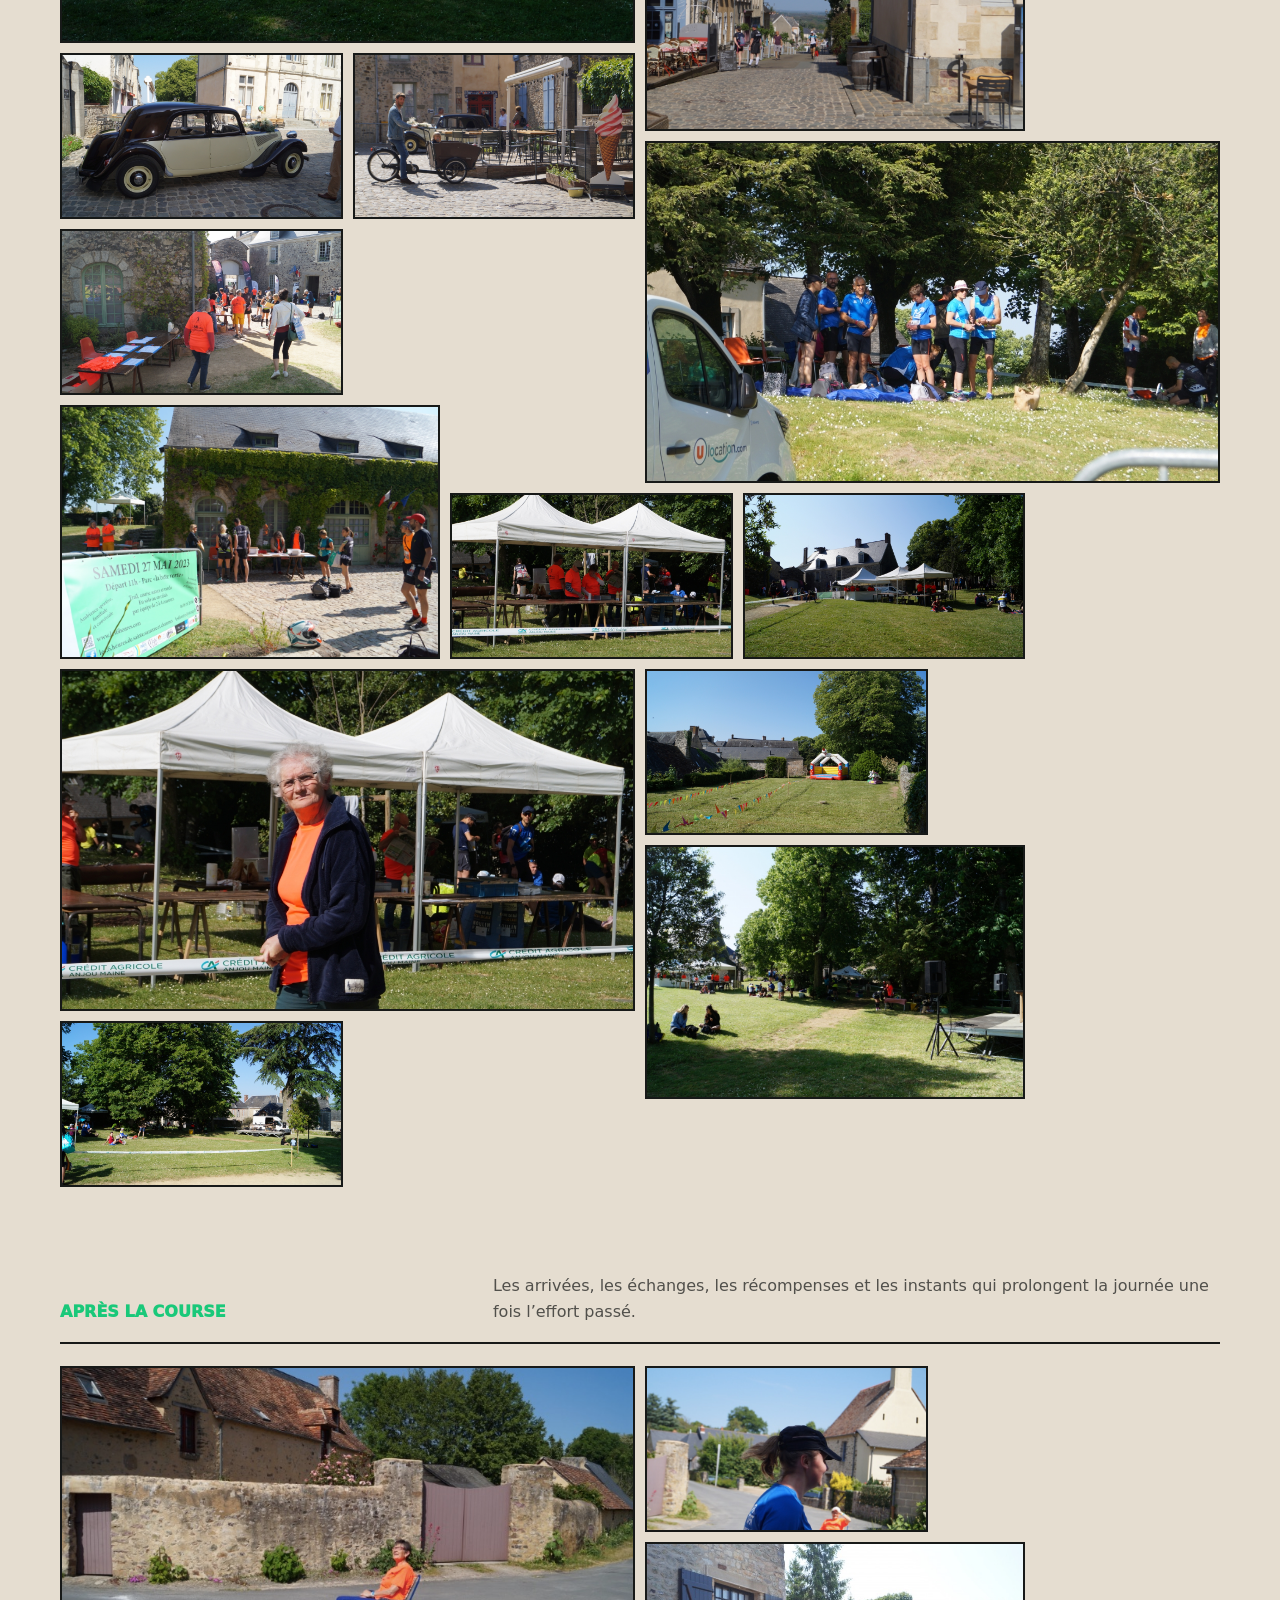
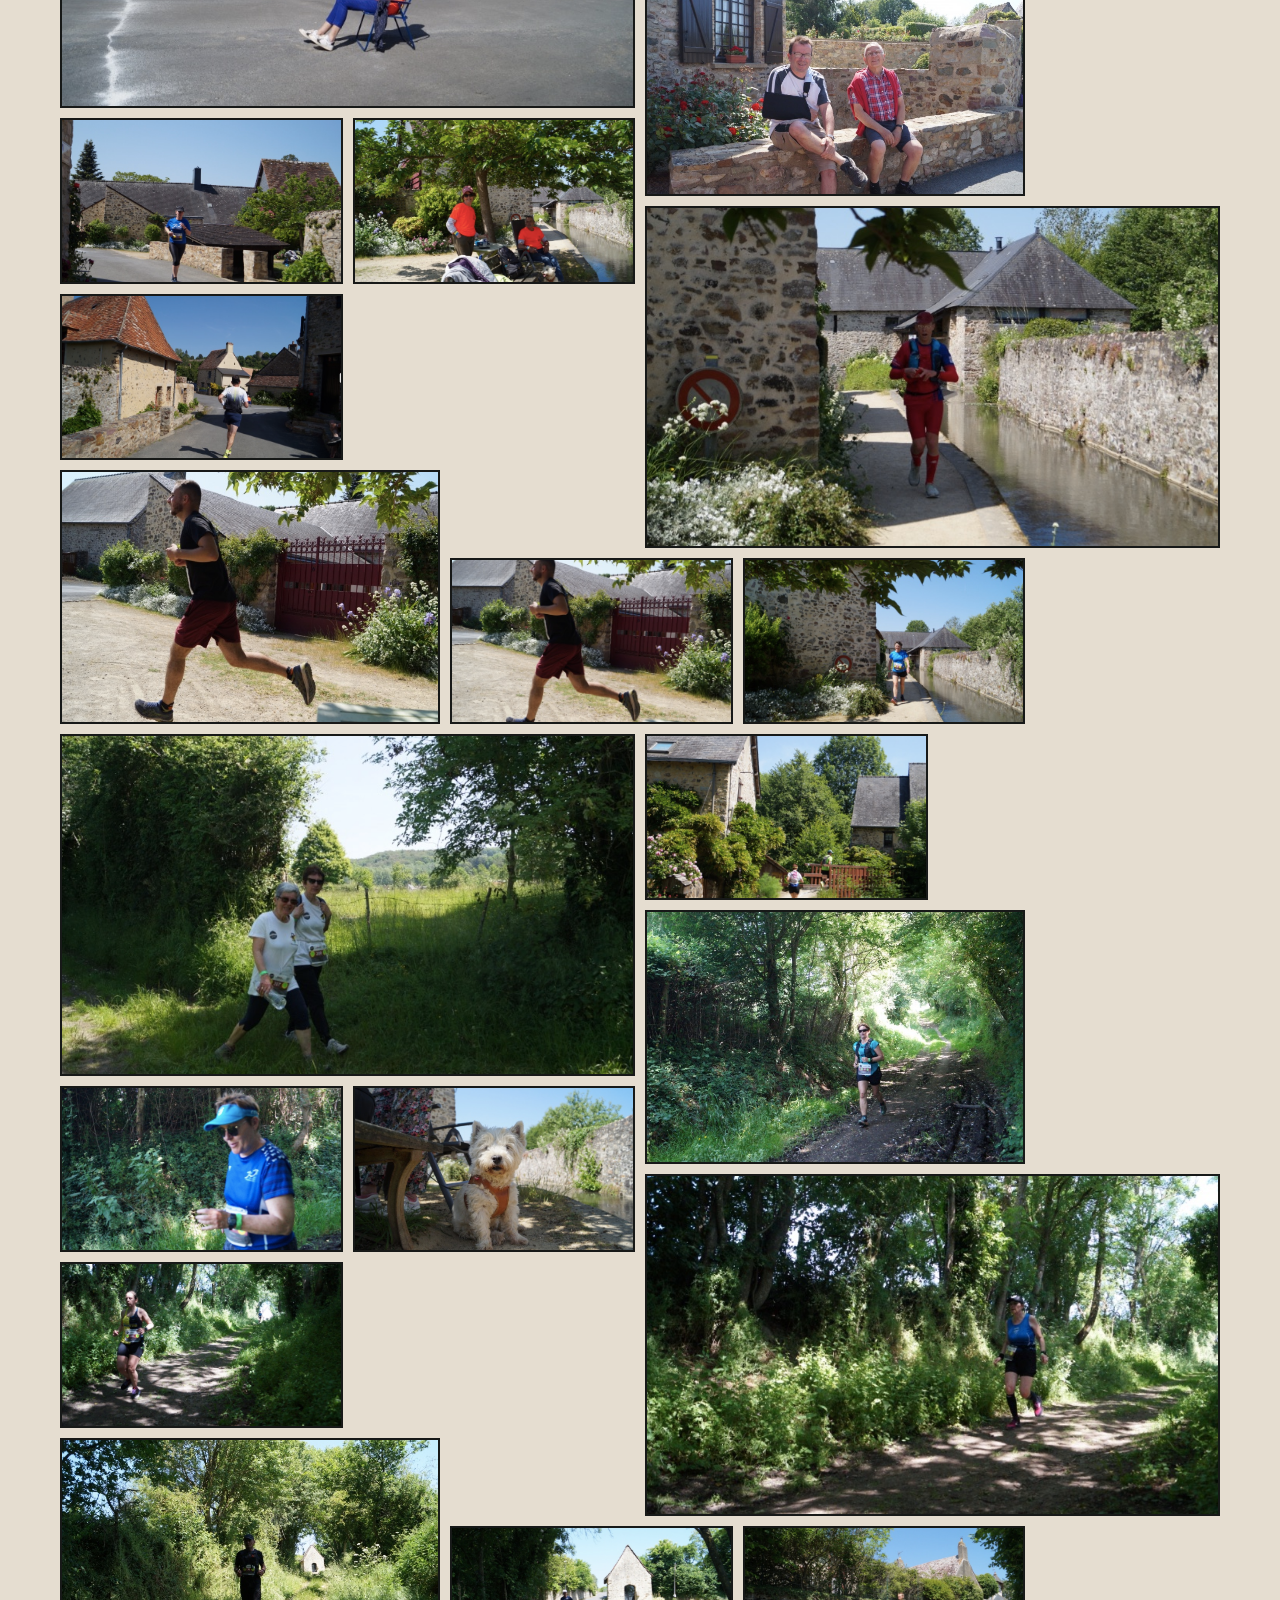
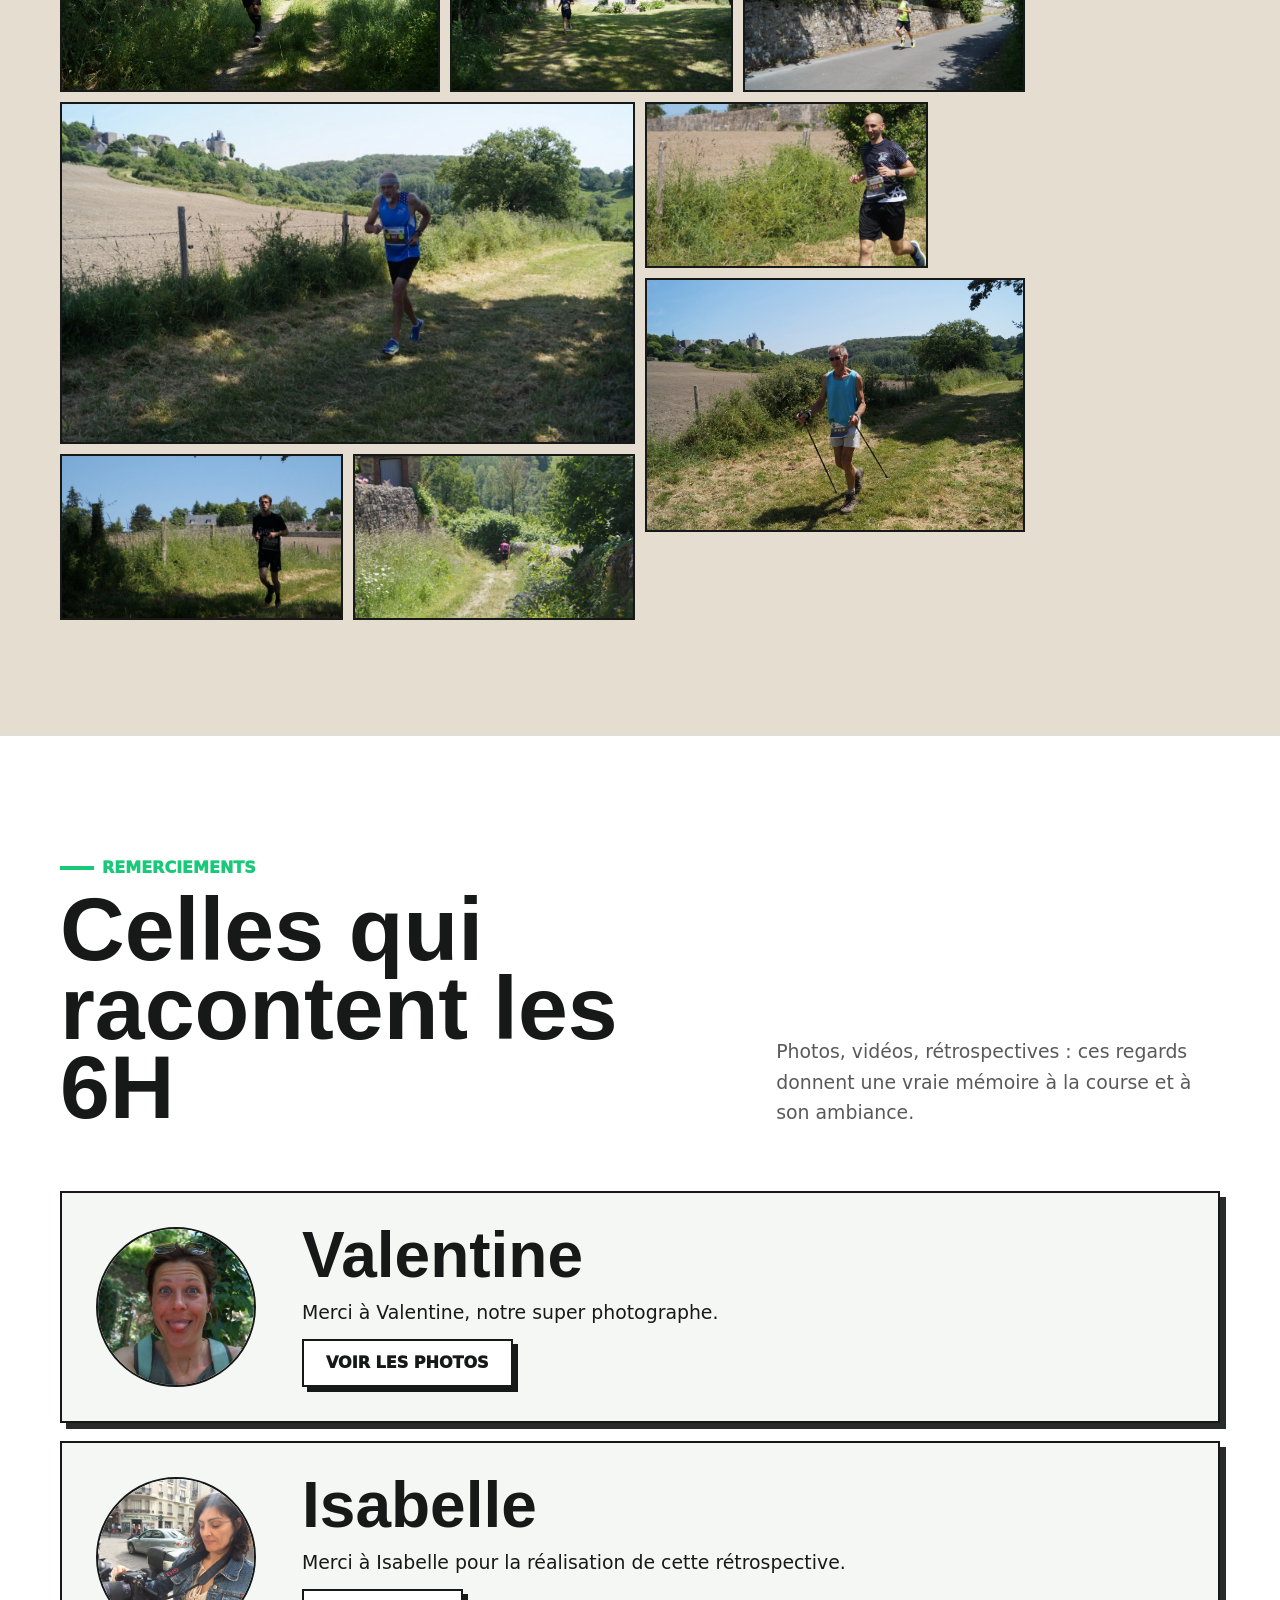
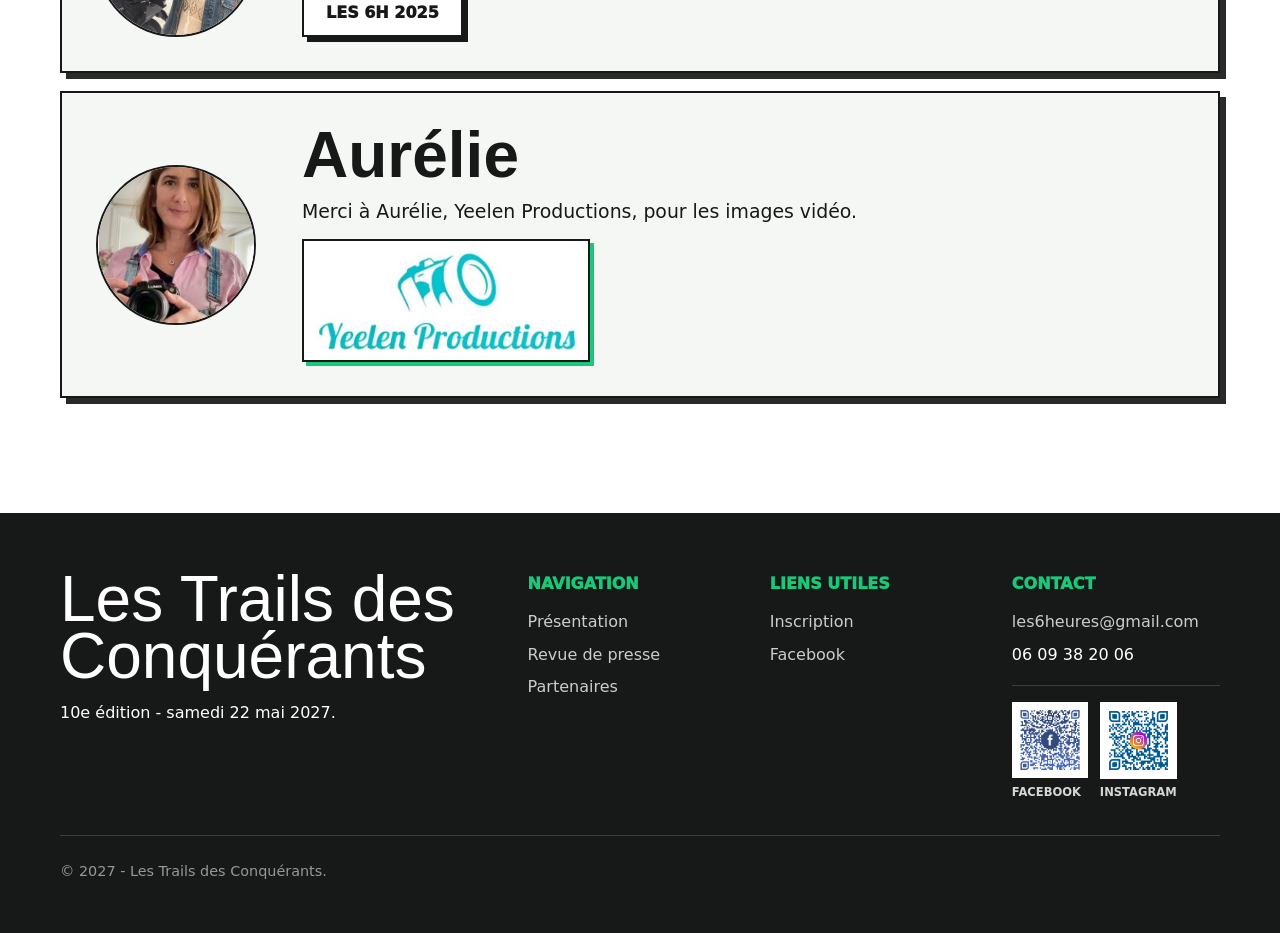
<file: photos.html>
<!doctype html>
<html lang="fr">
  <head>
    <meta charset="utf-8">
    <meta name="viewport" content="width=device-width, initial-scale=1">
    <title>Photos & vidéos - Les Trails des Conquérants</title>
    <meta name="description" content="Photos et vidéos des 6 heures de Sainte-Suzanne.">
    <link rel="icon" type="image/svg+xml" href="assets/favicon.svg">
    <link rel="stylesheet" href="assets/css/styles.css">
  </head>
  <body data-page="photos">
    <div class="site-shell">
      <header class="site-header"><div class="container nav-wrap"><a class="brand" href="index.html" aria-label="Accueil Les Trails des Conquérants"><span class="brand-badge">6H</span><span><span class="brand-title">Les Trails des Conquérants</span><span class="brand-subtitle">Sainte-Suzanne</span></span></a><button class="menu-toggle" type="button" data-menu-toggle aria-expanded="false" aria-label="Ouvrir le menu"><span class="menu-bars" aria-hidden="true"><span></span><span></span><span></span></span>Menu</button><nav class="site-nav" data-site-nav aria-label="Navigation principale"><a class="nav-link" href="index.html">Accueil</a><a class="nav-link" href="presentation.html">Présentation</a><a class="nav-link" href="photos.html">Photos/Vidéos</a><a class="nav-link" href="presse.html">Presse</a><a class="nav-link" href="partenaires.html">Partenaires</a><a class="nav-link" href="resultats.html">Résultats</a><a class="nav-link" href="contact.html">Contact</a></nav></div></header>
      <main>
        <section class="page-hero with-image" style="--page-image: url('../img/gallery/run-03.jpg');">
          <div class="container">
            <span class="eyebrow">Photos/Vidéos</span>
            <h1>L’ambiance des 6H</h1>
            <p>Des chemins, des sourires, de la sueur, des bénévoles et cette lumière de Sainte-Suzanne qui fait presque oublier le dénivelé.</p>
          </div>
        </section>

        <section class="section white">
          <div class="container">
            <div class="section-header">
              <div><span class="section-kicker">Vidéos</span><h2 class="section-title">La course en mouvement</h2></div>
              <p class="section-intro">Trois regards pour revivre l’énergie de la course, les chemins, les arrivées et l’ambiance autour des 6H.</p>
            </div>
            <div class="video-grid">
              <article class="video-card"><span class="mini-label">YouTube</span><h3>What the Run</h3><p>Retour vidéo sur l’énergie de la course.</p><a class="button" href="https://www.youtube.com/watch?v=VXaSXqIt1HQ" target="_blank" rel="noreferrer">Regarder</a></article>
              <article class="video-card"><span class="mini-label">YouTube</span><h3>Nico Run4RubanBleu</h3><p>Un regard coureur et solidaire sur l’événement.</p><a class="button" href="https://www.youtube.com/watch?v=kHwrTb5g6I0" target="_blank" rel="noreferrer">Regarder</a></article>
              <article class="video-card"><span class="mini-label">YouTube</span><h3>Les 6H 2025</h3><p>Retour sur la dernière édition avant le rendez-vous 2027.</p><a class="button" href="https://www.youtube.com/watch?v=28uawRuvoqg" target="_blank" rel="noreferrer">Regarder</a></article>
            </div>
          </div>
        </section>

        <section class="section stone" id="reportage-photos">
          <div class="container">
            <div class="section-header">
              <div><span class="section-kicker">Reportage photo</span><h2 class="section-title">Avant, pendant, après</h2></div>
              <p class="section-intro">Des préparatifs aux derniers sourires, la course se raconte aussi dans les détails : les dossards, les départs, les passages dans le village et le retour au calme.</p>
            </div>
            <div class="reportage-wrap">
            <article class="reportage-story" id="reportage-avant">
              <div class="reportage-heading">
                <span class="mini-label">Avant la course</span>
                <p>Les préparatifs, les bénévoles, les lieux qui s’éveillent autour du château et les premiers repères de la journée.</p>
              </div>
              <div class="reportage-gallery">
                <a href="assets/img/reportage/avant/avant-01.jpg"><img loading="lazy" src="assets/img/reportage/avant/avant-01.jpg" alt="Avant la course des Trails des Conquérants 1"></a>
                <a href="assets/img/reportage/avant/avant-02.jpg"><img loading="lazy" src="assets/img/reportage/avant/avant-02.jpg" alt="Avant la course des Trails des Conquérants 2"></a>
                <a href="assets/img/reportage/avant/avant-03.jpg"><img loading="lazy" src="assets/img/reportage/avant/avant-03.jpg" alt="Avant la course des Trails des Conquérants 3"></a>
                <a href="assets/img/reportage/avant/avant-04.jpg"><img loading="lazy" src="assets/img/reportage/avant/avant-04.jpg" alt="Avant la course des Trails des Conquérants 4"></a>
                <a href="assets/img/reportage/avant/avant-05.jpg"><img loading="lazy" src="assets/img/reportage/avant/avant-05.jpg" alt="Avant la course des Trails des Conquérants 5"></a>
                <a href="assets/img/reportage/avant/avant-06.jpg"><img loading="lazy" src="assets/img/reportage/avant/avant-06.jpg" alt="Avant la course des Trails des Conquérants 6"></a>
                <a href="assets/img/reportage/avant/avant-07.jpg"><img loading="lazy" src="assets/img/reportage/avant/avant-07.jpg" alt="Avant la course des Trails des Conquérants 7"></a>
                <a href="assets/img/reportage/avant/avant-08.jpg"><img loading="lazy" src="assets/img/reportage/avant/avant-08.jpg" alt="Avant la course des Trails des Conquérants 8"></a>
                <a href="assets/img/reportage/avant/avant-09.jpg"><img loading="lazy" src="assets/img/reportage/avant/avant-09.jpg" alt="Avant la course des Trails des Conquérants 9"></a>
                <a href="assets/img/reportage/avant/avant-10.jpg"><img loading="lazy" src="assets/img/reportage/avant/avant-10.jpg" alt="Avant la course des Trails des Conquérants 10"></a>
                <a href="assets/img/reportage/avant/avant-11.jpg"><img loading="lazy" src="assets/img/reportage/avant/avant-11.jpg" alt="Avant la course des Trails des Conquérants 11"></a>
                <a href="assets/img/reportage/avant/avant-12.jpg"><img loading="lazy" src="assets/img/reportage/avant/avant-12.jpg" alt="Avant la course des Trails des Conquérants 12"></a>
                <a href="assets/img/reportage/avant/avant-13.jpg"><img loading="lazy" src="assets/img/reportage/avant/avant-13.jpg" alt="Avant la course des Trails des Conquérants 13"></a>
                <a href="assets/img/reportage/avant/avant-14.jpg"><img loading="lazy" src="assets/img/reportage/avant/avant-14.jpg" alt="Avant la course des Trails des Conquérants 14"></a>
              </div>
            </article>
            <article class="reportage-story" id="reportage-pendant">
              <div class="reportage-heading">
                <span class="mini-label">Pendant la course</span>
                <p>Les départs, les passages sur les chemins, les relances dans Sainte-Suzanne et l’énergie des coureurs sur le parcours.</p>
              </div>
              <div class="reportage-gallery">
                <a href="assets/img/reportage/pendant/pendant-01.jpg"><img loading="lazy" src="assets/img/reportage/pendant/pendant-01.jpg" alt="Pendant la course des Trails des Conquérants 1"></a>
                <a href="assets/img/reportage/pendant/pendant-02.jpg"><img loading="lazy" src="assets/img/reportage/pendant/pendant-02.jpg" alt="Pendant la course des Trails des Conquérants 2"></a>
                <a href="assets/img/reportage/pendant/pendant-03.jpg"><img loading="lazy" src="assets/img/reportage/pendant/pendant-03.jpg" alt="Pendant la course des Trails des Conquérants 3"></a>
                <a href="assets/img/reportage/pendant/pendant-04.jpg"><img loading="lazy" src="assets/img/reportage/pendant/pendant-04.jpg" alt="Pendant la course des Trails des Conquérants 4"></a>
                <a href="assets/img/reportage/pendant/pendant-05.jpg"><img loading="lazy" src="assets/img/reportage/pendant/pendant-05.jpg" alt="Pendant la course des Trails des Conquérants 5"></a>
                <a href="assets/img/reportage/pendant/pendant-06.jpg"><img loading="lazy" src="assets/img/reportage/pendant/pendant-06.jpg" alt="Pendant la course des Trails des Conquérants 6"></a>
                <a href="assets/img/reportage/pendant/pendant-07.jpg"><img loading="lazy" src="assets/img/reportage/pendant/pendant-07.jpg" alt="Pendant la course des Trails des Conquérants 7"></a>
                <a href="assets/img/reportage/pendant/pendant-08.jpg"><img loading="lazy" src="assets/img/reportage/pendant/pendant-08.jpg" alt="Pendant la course des Trails des Conquérants 8"></a>
                <a href="assets/img/reportage/pendant/pendant-09.jpg"><img loading="lazy" src="assets/img/reportage/pendant/pendant-09.jpg" alt="Pendant la course des Trails des Conquérants 9"></a>
                <a href="assets/img/reportage/pendant/pendant-10.jpg"><img loading="lazy" src="assets/img/reportage/pendant/pendant-10.jpg" alt="Pendant la course des Trails des Conquérants 10"></a>
                <a href="assets/img/reportage/pendant/pendant-11.jpg"><img loading="lazy" src="assets/img/reportage/pendant/pendant-11.jpg" alt="Pendant la course des Trails des Conquérants 11"></a>
                <a href="assets/img/reportage/pendant/pendant-12.jpg"><img loading="lazy" src="assets/img/reportage/pendant/pendant-12.jpg" alt="Pendant la course des Trails des Conquérants 12"></a>
                <a href="assets/img/reportage/pendant/pendant-13.jpg"><img loading="lazy" src="assets/img/reportage/pendant/pendant-13.jpg" alt="Pendant la course des Trails des Conquérants 13"></a>
                <a href="assets/img/reportage/pendant/pendant-14.jpg"><img loading="lazy" src="assets/img/reportage/pendant/pendant-14.jpg" alt="Pendant la course des Trails des Conquérants 14"></a>
                <a href="assets/img/reportage/pendant/pendant-15.jpg"><img loading="lazy" src="assets/img/reportage/pendant/pendant-15.jpg" alt="Pendant la course des Trails des Conquérants 15"></a>
                <a href="assets/img/reportage/pendant/pendant-16.jpg"><img loading="lazy" src="assets/img/reportage/pendant/pendant-16.jpg" alt="Pendant la course des Trails des Conquérants 16"></a>
                <a href="assets/img/reportage/pendant/pendant-17.jpg"><img loading="lazy" src="assets/img/reportage/pendant/pendant-17.jpg" alt="Pendant la course des Trails des Conquérants 17"></a>
                <a href="assets/img/reportage/pendant/pendant-18.jpg"><img loading="lazy" src="assets/img/reportage/pendant/pendant-18.jpg" alt="Pendant la course des Trails des Conquérants 18"></a>
                <a href="assets/img/reportage/pendant/pendant-19.jpg"><img loading="lazy" src="assets/img/reportage/pendant/pendant-19.jpg" alt="Pendant la course des Trails des Conquérants 19"></a>
                <a href="assets/img/reportage/pendant/pendant-20.jpg"><img loading="lazy" src="assets/img/reportage/pendant/pendant-20.jpg" alt="Pendant la course des Trails des Conquérants 20"></a>
                <a href="assets/img/reportage/pendant/pendant-21.jpg"><img loading="lazy" src="assets/img/reportage/pendant/pendant-21.jpg" alt="Pendant la course des Trails des Conquérants 21"></a>
                <a href="assets/img/reportage/pendant/pendant-22.jpg"><img loading="lazy" src="assets/img/reportage/pendant/pendant-22.jpg" alt="Pendant la course des Trails des Conquérants 22"></a>
                <a href="assets/img/reportage/pendant/pendant-23.jpg"><img loading="lazy" src="assets/img/reportage/pendant/pendant-23.jpg" alt="Pendant la course des Trails des Conquérants 23"></a>
                <a href="assets/img/reportage/pendant/pendant-24.jpg"><img loading="lazy" src="assets/img/reportage/pendant/pendant-24.jpg" alt="Pendant la course des Trails des Conquérants 24"></a>
              </div>
            </article>
            <article class="reportage-story" id="reportage-apres">
              <div class="reportage-heading">
                <span class="mini-label">Après la course</span>
                <p>Les arrivées, les échanges, les récompenses et les instants qui prolongent la journée une fois l’effort passé.</p>
              </div>
              <div class="reportage-gallery">
                <a href="assets/img/reportage/apres/apres-01.jpg"><img loading="lazy" src="assets/img/reportage/apres/apres-01.jpg" alt="Après la course des Trails des Conquérants 1"></a>
                <a href="assets/img/reportage/apres/apres-02.jpg"><img loading="lazy" src="assets/img/reportage/apres/apres-02.jpg" alt="Après la course des Trails des Conquérants 2"></a>
                <a href="assets/img/reportage/apres/apres-03.jpg"><img loading="lazy" src="assets/img/reportage/apres/apres-03.jpg" alt="Après la course des Trails des Conquérants 3"></a>
                <a href="assets/img/reportage/apres/apres-04.jpg"><img loading="lazy" src="assets/img/reportage/apres/apres-04.jpg" alt="Après la course des Trails des Conquérants 4"></a>
                <a href="assets/img/reportage/apres/apres-05.jpg"><img loading="lazy" src="assets/img/reportage/apres/apres-05.jpg" alt="Après la course des Trails des Conquérants 5"></a>
                <a href="assets/img/reportage/apres/apres-06.jpg"><img loading="lazy" src="assets/img/reportage/apres/apres-06.jpg" alt="Après la course des Trails des Conquérants 6"></a>
                <a href="assets/img/reportage/apres/apres-07.jpg"><img loading="lazy" src="assets/img/reportage/apres/apres-07.jpg" alt="Après la course des Trails des Conquérants 7"></a>
                <a href="assets/img/reportage/apres/apres-08.jpg"><img loading="lazy" src="assets/img/reportage/apres/apres-08.jpg" alt="Après la course des Trails des Conquérants 8"></a>
                <a href="assets/img/reportage/apres/apres-09.jpg"><img loading="lazy" src="assets/img/reportage/apres/apres-09.jpg" alt="Après la course des Trails des Conquérants 9"></a>
                <a href="assets/img/reportage/apres/apres-10.jpg"><img loading="lazy" src="assets/img/reportage/apres/apres-10.jpg" alt="Après la course des Trails des Conquérants 10"></a>
                <a href="assets/img/reportage/apres/apres-11.jpg"><img loading="lazy" src="assets/img/reportage/apres/apres-11.jpg" alt="Après la course des Trails des Conquérants 11"></a>
                <a href="assets/img/reportage/apres/apres-12.jpg"><img loading="lazy" src="assets/img/reportage/apres/apres-12.jpg" alt="Après la course des Trails des Conquérants 12"></a>
                <a href="assets/img/reportage/apres/apres-13.jpg"><img loading="lazy" src="assets/img/reportage/apres/apres-13.jpg" alt="Après la course des Trails des Conquérants 13"></a>
                <a href="assets/img/reportage/apres/apres-14.jpg"><img loading="lazy" src="assets/img/reportage/apres/apres-14.jpg" alt="Après la course des Trails des Conquérants 14"></a>
                <a href="assets/img/reportage/apres/apres-15.jpg"><img loading="lazy" src="assets/img/reportage/apres/apres-15.jpg" alt="Après la course des Trails des Conquérants 15"></a>
                <a href="assets/img/reportage/apres/apres-16.jpg"><img loading="lazy" src="assets/img/reportage/apres/apres-16.jpg" alt="Après la course des Trails des Conquérants 16"></a>
                <a href="assets/img/reportage/apres/apres-17.jpg"><img loading="lazy" src="assets/img/reportage/apres/apres-17.jpg" alt="Après la course des Trails des Conquérants 17"></a>
                <a href="assets/img/reportage/apres/apres-18.jpg"><img loading="lazy" src="assets/img/reportage/apres/apres-18.jpg" alt="Après la course des Trails des Conquérants 18"></a>
                <a href="assets/img/reportage/apres/apres-19.jpg"><img loading="lazy" src="assets/img/reportage/apres/apres-19.jpg" alt="Après la course des Trails des Conquérants 19"></a>
                <a href="assets/img/reportage/apres/apres-20.jpg"><img loading="lazy" src="assets/img/reportage/apres/apres-20.jpg" alt="Après la course des Trails des Conquérants 20"></a>
                <a href="assets/img/reportage/apres/apres-21.jpg"><img loading="lazy" src="assets/img/reportage/apres/apres-21.jpg" alt="Après la course des Trails des Conquérants 21"></a>
                <a href="assets/img/reportage/apres/apres-22.jpg"><img loading="lazy" src="assets/img/reportage/apres/apres-22.jpg" alt="Après la course des Trails des Conquérants 22"></a>
                <a href="assets/img/reportage/apres/apres-23.jpg"><img loading="lazy" src="assets/img/reportage/apres/apres-23.jpg" alt="Après la course des Trails des Conquérants 23"></a>
                <a href="assets/img/reportage/apres/apres-24.jpg"><img loading="lazy" src="assets/img/reportage/apres/apres-24.jpg" alt="Après la course des Trails des Conquérants 24"></a>
                <a href="assets/img/reportage/apres/apres-25.jpg"><img loading="lazy" src="assets/img/reportage/apres/apres-25.jpg" alt="Après la course des Trails des Conquérants 25"></a>
              </div>
            </article>
            </div>
          </div>
        </section>

        <section class="section white thanks-section">
          <div class="container">
            <div class="section-header">
              <div><span class="section-kicker">Remerciements</span><h2 class="section-title">Celles qui racontent les 6H</h2></div>
              <p class="section-intro">Photos, vidéos, rétrospectives : ces regards donnent une vraie mémoire à la course et à son ambiance.</p>
            </div>
            <div class="thanks-grid">
              <article class="thanks-card">
                <img class="thanks-avatar" src="assets/img/thanks/valentine.jpg" alt="Portrait de Valentine">
                <div class="thanks-copy">
                  <h3>Valentine</h3>
                  <p>Merci à Valentine, notre super photographe.</p>
                  <a class="button secondary" href="#reportage-photos">Voir les photos</a>
                </div>
              </article>
              <article class="thanks-card">
                <img class="thanks-avatar" src="assets/img/thanks/isabelle.jpg" alt="Portrait d’Isabelle">
                <div class="thanks-copy">
                  <h3>Isabelle</h3>
                  <p>Merci à Isabelle pour la réalisation de cette rétrospective.</p>
                  <a class="button secondary" href="https://www.youtube.com/watch?v=28uawRuvoqg" target="_blank" rel="noreferrer">Les 6H 2025</a>
                </div>
              </article>
              <article class="thanks-card">
                <img class="thanks-avatar" src="assets/img/thanks/aurelie.jpg" alt="Portrait d’Aurélie de Yeelen Productions">
                <div class="thanks-copy">
                  <h3>Aurélie</h3>
                  <p>Merci à Aurélie, Yeelen Productions, pour les images vidéo.</p>
                  <a class="thanks-logo-link" href="https://www.yeelenproductions.com/" target="_blank" rel="noreferrer" aria-label="Site Yeelen Productions">
                    <img src="assets/img/thanks/yeelen-logo.jpg" alt="Logo Yeelen Productions">
                  </a>
                </div>
              </article>
            </div>
          </div>
        </section>
      </main>
      <footer class="site-footer"><div class="container"><div class="footer-grid"><div><p class="footer-logo">Les Trails des Conquérants</p><p>10e édition - samedi 22 mai 2027.</p></div><div><span class="footer-title">Navigation</span><ul class="footer-list"><li><a href="presentation.html">Présentation</a></li><li><a href="presse.html">Revue de presse</a></li><li><a href="partenaires.html">Partenaires</a></li></ul></div><div><span class="footer-title">Liens utiles</span><ul class="footer-list"><li><a href="https://www.finishers.com/course/trail-des-conquerants" target="_blank" rel="noreferrer">Inscription</a></li><li><a href="https://www.facebook.com/les.6.heures.de.sainte.suzanne.et.chammes" target="_blank" rel="noreferrer">Facebook</a></li></ul></div><div><span class="footer-title">Contact</span><ul class="footer-list"><li><a href="mailto:les6heures@gmail.com">les6heures@gmail.com</a></li><li>06 09 38 20 06</li></ul>
              <div class="footer-qr-section" aria-label="QR codes réseaux sociaux">
                <div class="footer-qr-grid">
                  <a class="footer-qr-card" href="assets/img/qr/facebook.png" aria-label="Agrandir le QR code Facebook">
                    <img src="assets/img/qr/facebook.png" alt="QR code Facebook des Trails des Conquérants">
                    <span>Facebook</span>
                  </a>
                  <a class="footer-qr-card" href="assets/img/qr/social-2.png" aria-label="Agrandir le QR code Instagram">
                    <img src="assets/img/qr/social-2.png" alt="QR code Instagram des Trails des Conquérants">
                    <span>Instagram</span>
                  </a>
                </div>
              </div></div></div><p class="footer-bottom">© 2027 - Les Trails des Conquérants.</p></div></footer>
    </div>
    <script src="assets/js/main.js"></script>
  </body>
</html>
</file>
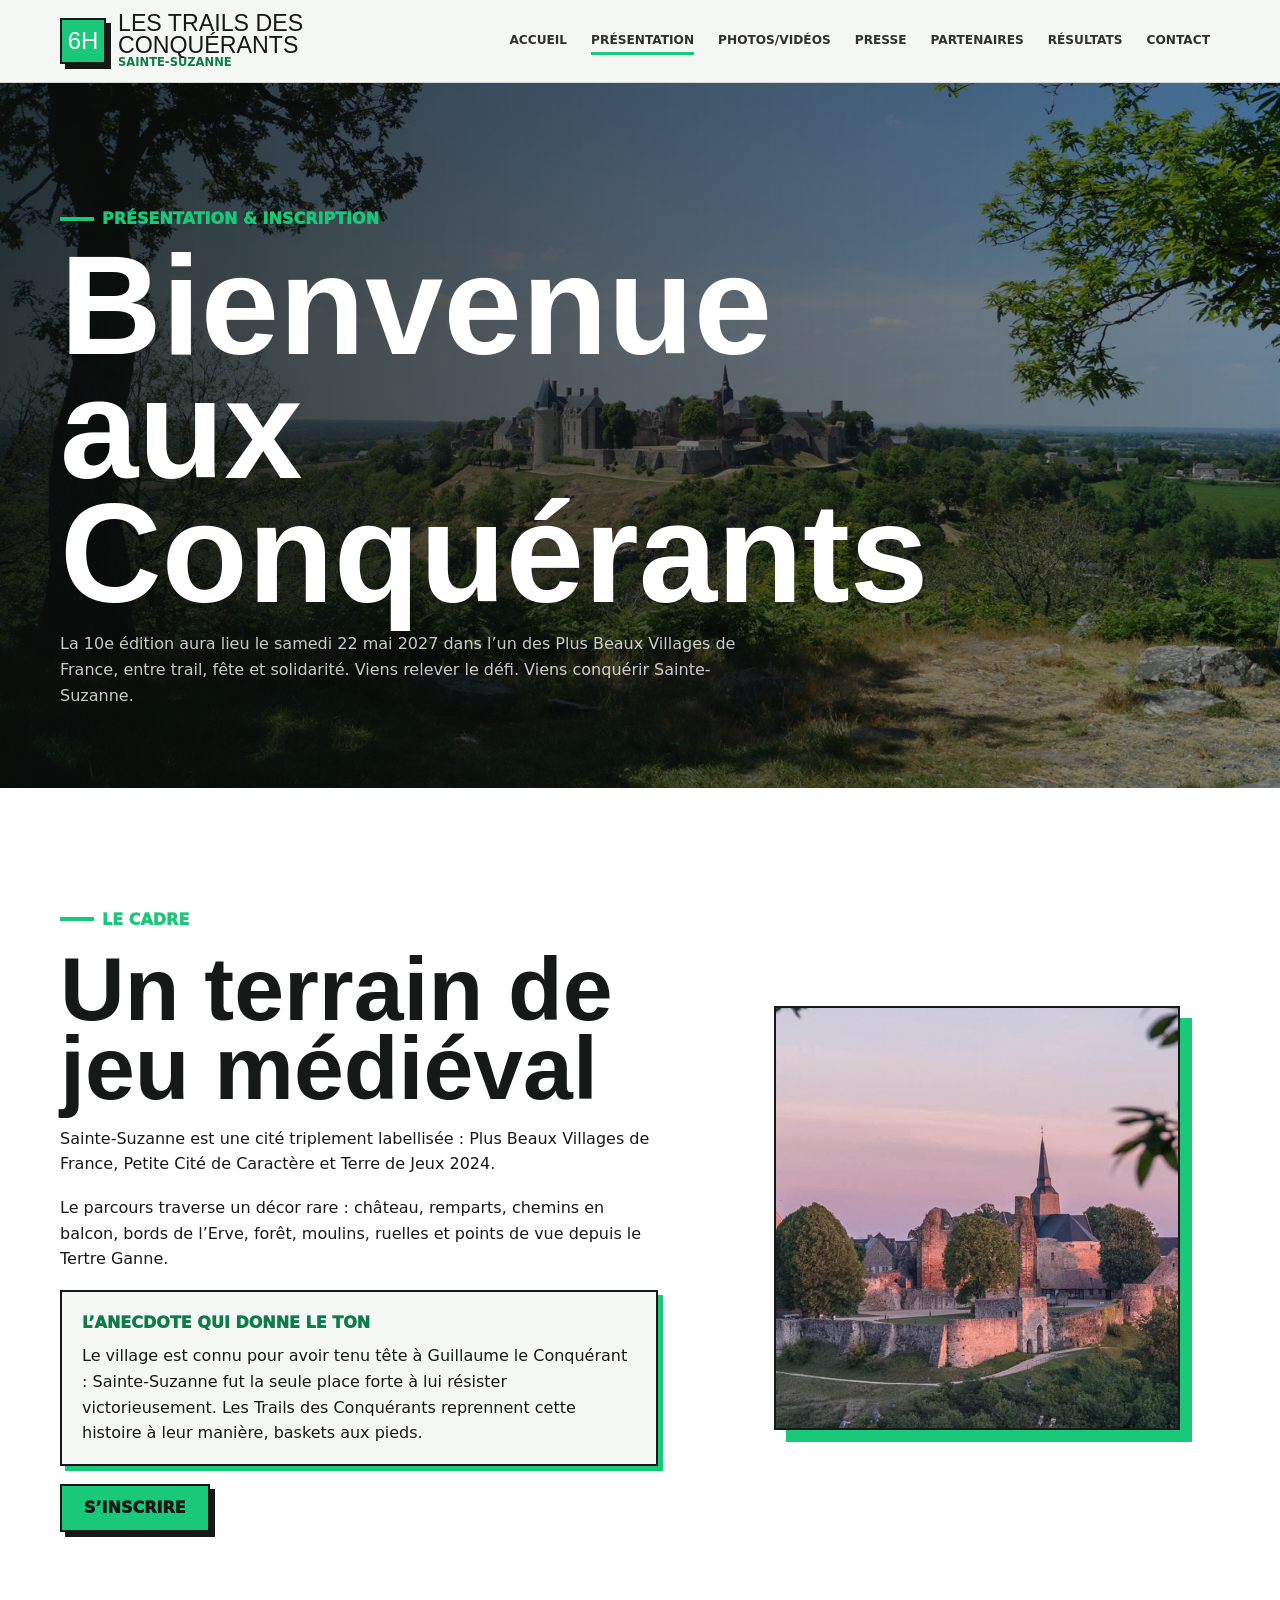
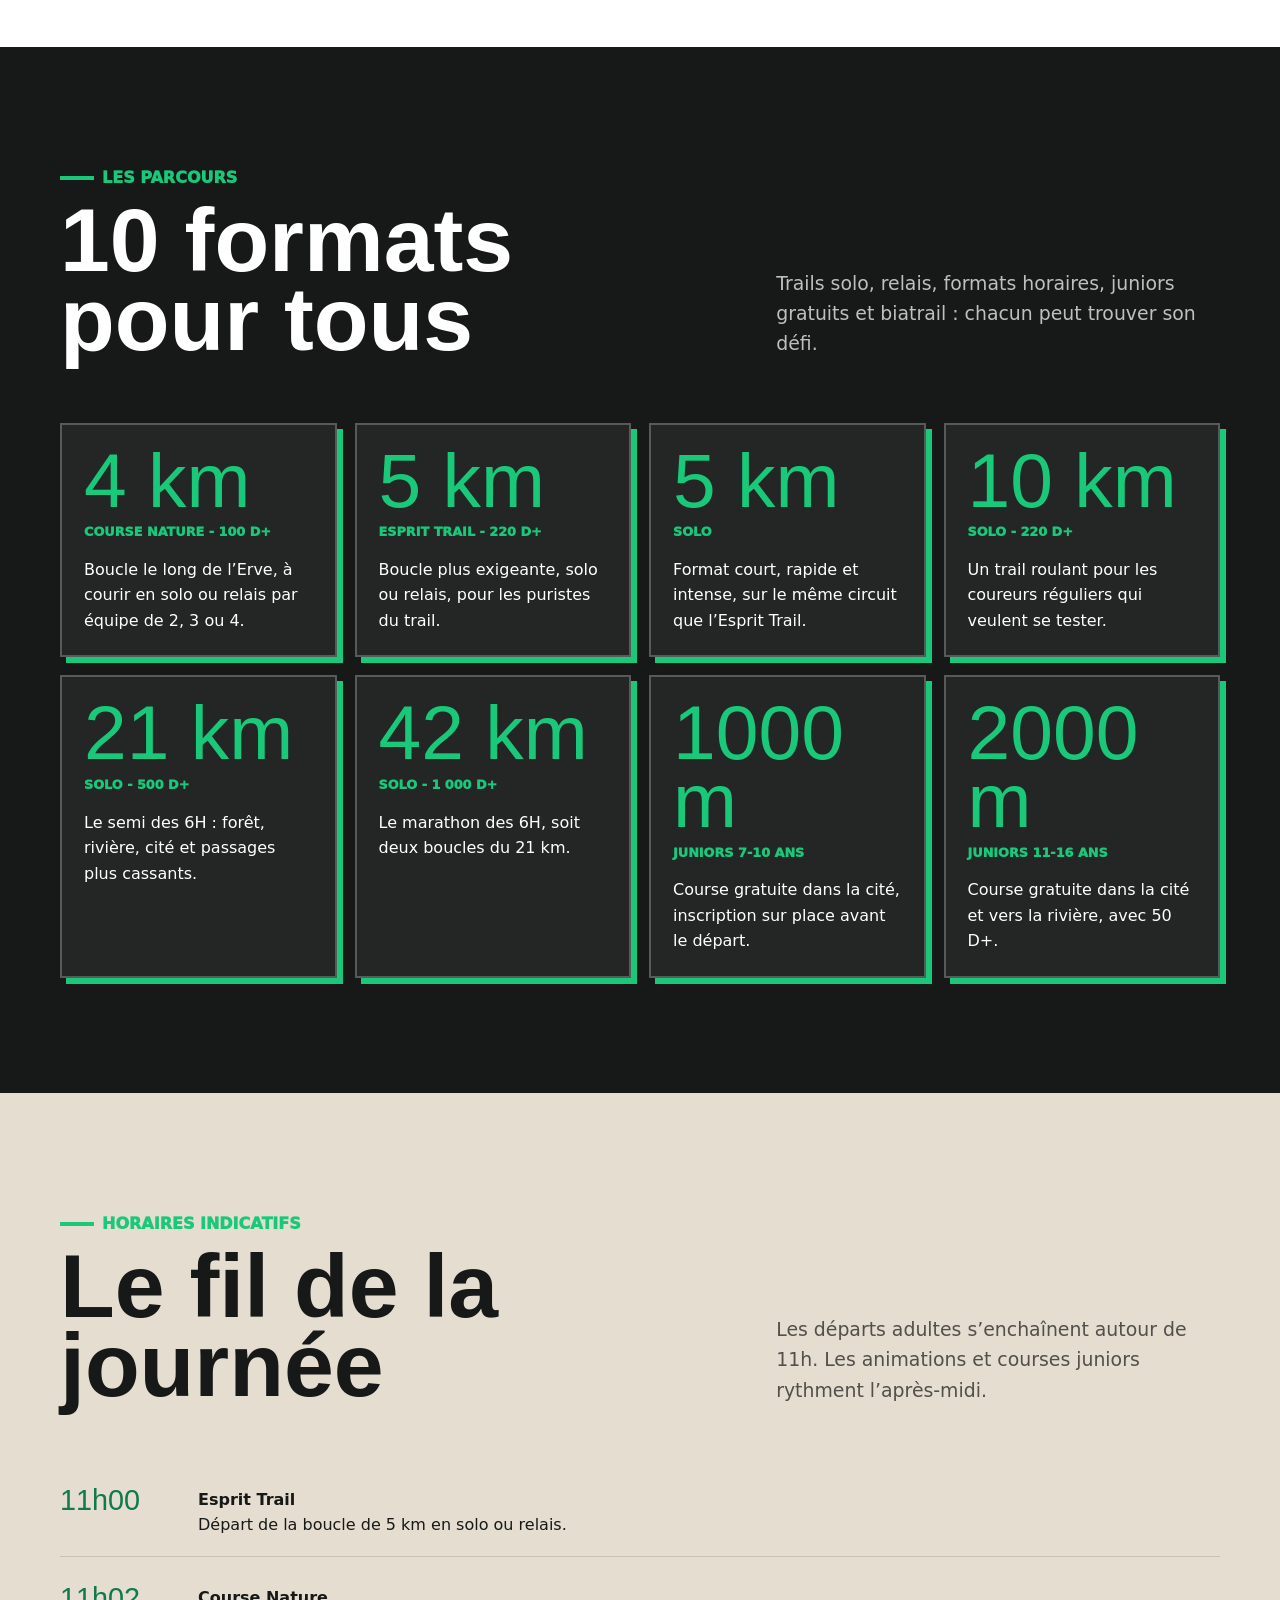
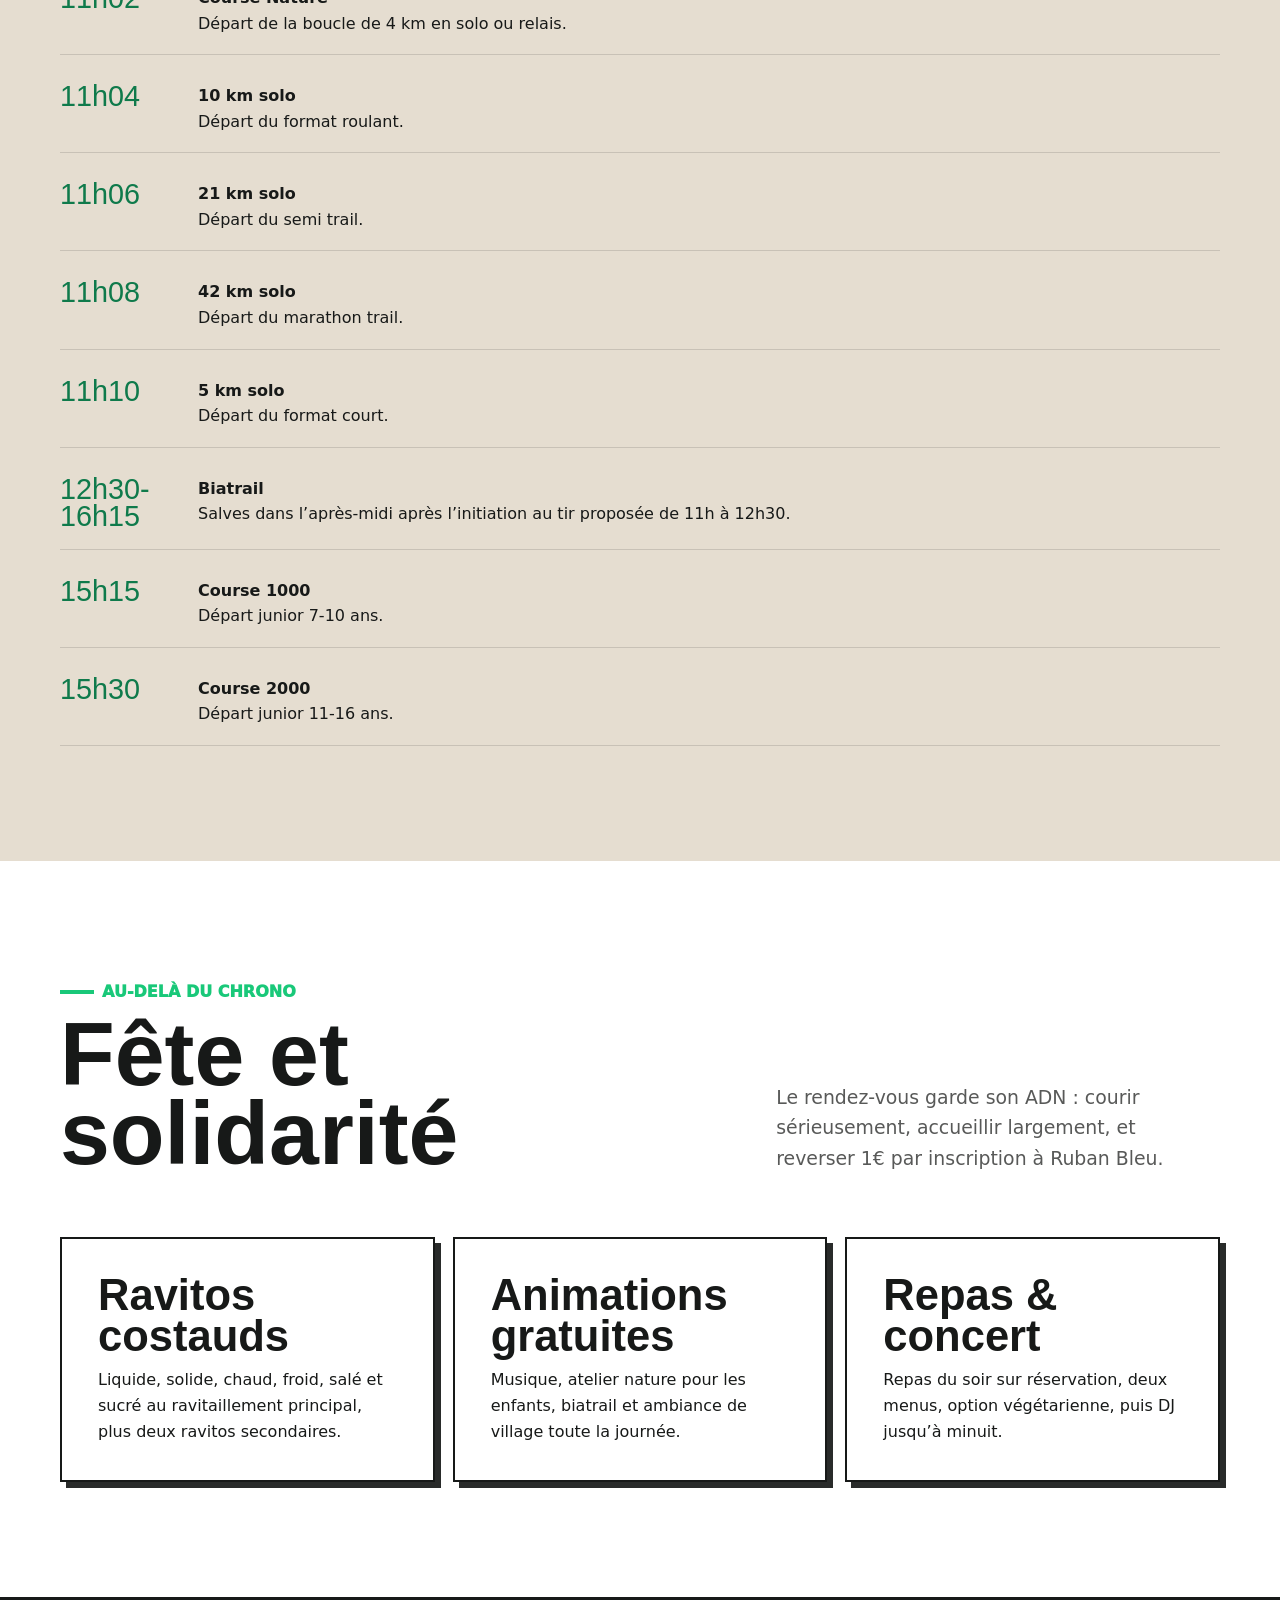
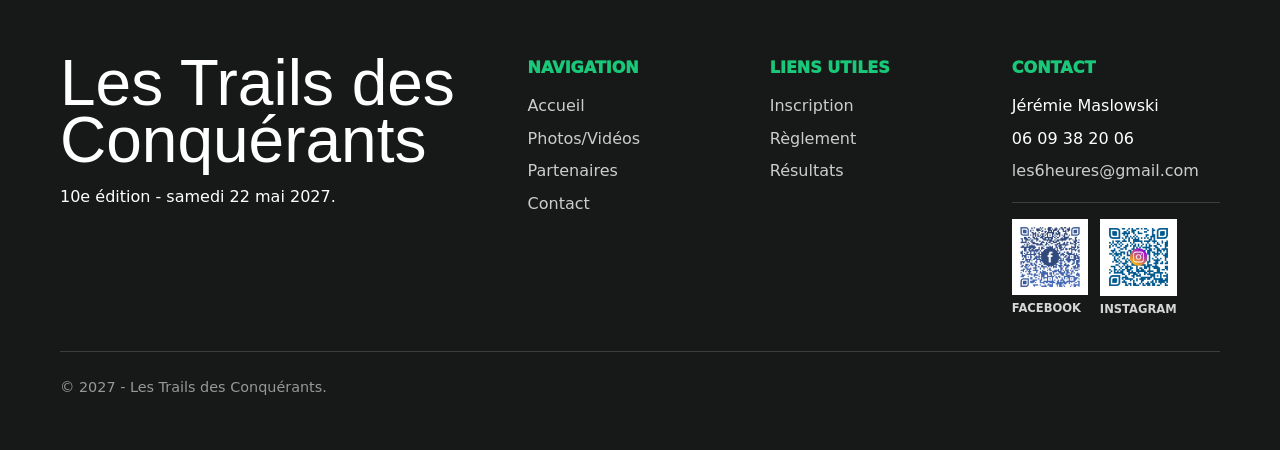
<file: presentation.html>
<!doctype html>
<html lang="fr">
  <head>
    <meta charset="utf-8">
    <meta name="viewport" content="width=device-width, initial-scale=1">
    <title>Présentation & inscription - Les Trails des Conquérants</title>
    <meta name="description" content="Présentation des courses, animations et informations pratiques de la 10e édition des Trails des Conquérants 2027.">
    <link rel="icon" type="image/svg+xml" href="assets/favicon.svg">
    <link rel="stylesheet" href="assets/css/styles.css">
  </head>
  <body data-page="presentation">
    <div class="site-shell">
      <header class="site-header">
        <div class="container nav-wrap">
          <a class="brand" href="index.html" aria-label="Accueil Les Trails des Conquérants"><span class="brand-badge">6H</span><span><span class="brand-title">Les Trails des Conquérants</span><span class="brand-subtitle">Sainte-Suzanne</span></span></a>
          <button class="menu-toggle" type="button" data-menu-toggle aria-expanded="false" aria-label="Ouvrir le menu"><span class="menu-bars" aria-hidden="true"><span></span><span></span><span></span></span>Menu</button>
          <nav class="site-nav" data-site-nav aria-label="Navigation principale"><a class="nav-link" href="index.html">Accueil</a><a class="nav-link" href="presentation.html">Présentation</a><a class="nav-link" href="photos.html">Photos/Vidéos</a><a class="nav-link" href="presse.html">Presse</a><a class="nav-link" href="partenaires.html">Partenaires</a><a class="nav-link" href="resultats.html">Résultats</a><a class="nav-link" href="contact.html">Contact</a></nav>
        </div>
      </header>

      <main>
        <section class="page-hero with-image" style="--page-image: url('../img/hero-race.jpg');">
          <div class="container">
            <span class="eyebrow">Présentation & inscription</span>
            <h1>Bienvenue aux Conquérants</h1>
            <p>La 10e édition aura lieu le samedi 22 mai 2027 dans l’un des Plus Beaux Villages de France, entre trail, fête et solidarité. Viens relever le défi. Viens conquérir Sainte-Suzanne.</p>
          </div>
        </section>

        <section class="section white">
          <div class="container split">
            <div class="text-stack">
              <span class="section-kicker">Le cadre</span>
              <h2 class="section-title">Un terrain de jeu médiéval</h2>
              <p>Sainte-Suzanne est une cité triplement labellisée : Plus Beaux Villages de France, Petite Cité de Caractère et Terre de Jeux 2024.</p>
              <p>Le parcours traverse un décor rare : château, remparts, chemins en balcon, bords de l’Erve, forêt, moulins, ruelles et points de vue depuis le Tertre Ganne.</p>
              <div class="legend-note">
                <span>L’anecdote qui donne le ton</span>
                <p>Le village est connu pour avoir tenu tête à Guillaume le Conquérant : Sainte-Suzanne fut la seule place forte à lui résister victorieusement. Les Trails des Conquérants reprennent cette histoire à leur manière, baskets aux pieds.</p>
              </div>
              <a class="button" href="https://www.finishers.com/course/trail-des-conquerants" target="_blank" rel="noreferrer">S’inscrire</a>
            </div>
            <figure class="image-frame">
              <img src="assets/img/village-panorama.jpg" alt="Panorama de Sainte-Suzanne et de ses remparts">
            </figure>
          </div>
        </section>

        <section class="section dark">
          <div class="container">
            <div class="section-header">
              <div>
                <span class="section-kicker">Les parcours</span>
                <h2 class="section-title">10 formats pour tous</h2>
              </div>
              <p class="section-intro">Trails solo, relais, formats horaires, juniors gratuits et biatrail : chacun peut trouver son défi.</p>
            </div>
            <div class="course-grid">
              <article class="course-card"><span class="course-distance">4 km</span><span class="course-type">Course nature - 100 D+</span><p>Boucle le long de l’Erve, à courir en solo ou relais par équipe de 2, 3 ou 4.</p></article>
              <article class="course-card"><span class="course-distance">5 km</span><span class="course-type">Esprit trail - 220 D+</span><p>Boucle plus exigeante, solo ou relais, pour les puristes du trail.</p></article>
              <article class="course-card"><span class="course-distance">5 km</span><span class="course-type">Solo</span><p>Format court, rapide et intense, sur le même circuit que l’Esprit Trail.</p></article>
              <article class="course-card"><span class="course-distance">10 km</span><span class="course-type">Solo - 220 D+</span><p>Un trail roulant pour les coureurs réguliers qui veulent se tester.</p></article>
              <article class="course-card"><span class="course-distance">21 km</span><span class="course-type">Solo - 500 D+</span><p>Le semi des 6H : forêt, rivière, cité et passages plus cassants.</p></article>
              <article class="course-card"><span class="course-distance">42 km</span><span class="course-type">Solo - 1 000 D+</span><p>Le marathon des 6H, soit deux boucles du 21 km.</p></article>
              <article class="course-card"><span class="course-distance">1000 m</span><span class="course-type">Juniors 7-10 ans</span><p>Course gratuite dans la cité, inscription sur place avant le départ.</p></article>
              <article class="course-card"><span class="course-distance">2000 m</span><span class="course-type">Juniors 11-16 ans</span><p>Course gratuite dans la cité et vers la rivière, avec 50 D+.</p></article>
            </div>
          </div>
        </section>

        <section class="section stone">
          <div class="container">
            <div class="section-header">
              <div>
                <span class="section-kicker">Horaires indicatifs</span>
                <h2 class="section-title">Le fil de la journée</h2>
              </div>
              <p class="section-intro">Les départs adultes s’enchaînent autour de 11h. Les animations et courses juniors rythment l’après-midi.</p>
            </div>
            <div class="schedule">
              <div class="schedule-row"><span class="schedule-time">11h00</span><div><strong>Esprit Trail</strong><br>Départ de la boucle de 5 km en solo ou relais.</div></div>
              <div class="schedule-row"><span class="schedule-time">11h02</span><div><strong>Course Nature</strong><br>Départ de la boucle de 4 km en solo ou relais.</div></div>
              <div class="schedule-row"><span class="schedule-time">11h04</span><div><strong>10 km solo</strong><br>Départ du format roulant.</div></div>
              <div class="schedule-row"><span class="schedule-time">11h06</span><div><strong>21 km solo</strong><br>Départ du semi trail.</div></div>
              <div class="schedule-row"><span class="schedule-time">11h08</span><div><strong>42 km solo</strong><br>Départ du marathon trail.</div></div>
              <div class="schedule-row"><span class="schedule-time">11h10</span><div><strong>5 km solo</strong><br>Départ du format court.</div></div>
              <div class="schedule-row"><span class="schedule-time">12h30-16h15</span><div><strong>Biatrail</strong><br>Salves dans l’après-midi après l’initiation au tir proposée de 11h à 12h30.</div></div>
              <div class="schedule-row"><span class="schedule-time">15h15</span><div><strong>Course 1000</strong><br>Départ junior 7-10 ans.</div></div>
              <div class="schedule-row"><span class="schedule-time">15h30</span><div><strong>Course 2000</strong><br>Départ junior 11-16 ans.</div></div>
            </div>
          </div>
        </section>

        <section class="section white">
          <div class="container">
            <div class="section-header">
              <div>
                <span class="section-kicker">Au-delà du chrono</span>
                <h2 class="section-title">Fête et solidarité</h2>
              </div>
              <p class="section-intro">Le rendez-vous garde son ADN : courir sérieusement, accueillir largement, et reverser 1€ par inscription à Ruban Bleu.</p>
            </div>
            <div class="cards-grid">
              <article class="value-card"><h3>Ravitos costauds</h3><p>Liquide, solide, chaud, froid, salé et sucré au ravitaillement principal, plus deux ravitos secondaires.</p></article>
              <article class="value-card"><h3>Animations gratuites</h3><p>Musique, atelier nature pour les enfants, biatrail et ambiance de village toute la journée.</p></article>
              <article class="value-card"><h3>Repas & concert</h3><p>Repas du soir sur réservation, deux menus, option végétarienne, puis DJ jusqu’à minuit.</p></article>
            </div>
          </div>
        </section>
      </main>

      <footer class="site-footer">
        <div class="container">
          <div class="footer-grid">
            <div><p class="footer-logo">Les Trails des Conquérants</p><p>10e édition - samedi 22 mai 2027.</p></div>
            <div><span class="footer-title">Navigation</span><ul class="footer-list"><li><a href="index.html">Accueil</a></li><li><a href="photos.html">Photos/Vidéos</a></li><li><a href="partenaires.html">Partenaires</a></li><li><a href="contact.html">Contact</a></li></ul></div>
            <div><span class="footer-title">Liens utiles</span><ul class="footer-list"><li><a href="https://www.finishers.com/course/trail-des-conquerants" target="_blank" rel="noreferrer">Inscription</a></li><li><a href="https://e04a4b11-f566-4e26-bbfb-964e0e38be47.filesusr.com/ugd/b395d0_584824db77064c71834c0f9d84c1de9d.pdf" target="_blank" rel="noreferrer">Règlement</a></li><li><a href="resultats.html">Résultats</a></li></ul></div>
            <div><span class="footer-title">Contact</span><ul class="footer-list"><li>Jérémie Maslowski</li><li>06 09 38 20 06</li><li><a href="mailto:les6heures@gmail.com">les6heures@gmail.com</a></li></ul>
              <div class="footer-qr-section" aria-label="QR codes réseaux sociaux">
                <div class="footer-qr-grid">
                  <a class="footer-qr-card" href="assets/img/qr/facebook.png" aria-label="Agrandir le QR code Facebook">
                    <img src="assets/img/qr/facebook.png" alt="QR code Facebook des Trails des Conquérants">
                    <span>Facebook</span>
                  </a>
                  <a class="footer-qr-card" href="assets/img/qr/social-2.png" aria-label="Agrandir le QR code Instagram">
                    <img src="assets/img/qr/social-2.png" alt="QR code Instagram des Trails des Conquérants">
                    <span>Instagram</span>
                  </a>
                </div>
              </div></div>
          </div>
          <p class="footer-bottom">© 2027 - Les Trails des Conquérants.</p>
        </div>
      </footer>
    </div>
    <script src="assets/js/main.js"></script>
  </body>
</html>
</file>
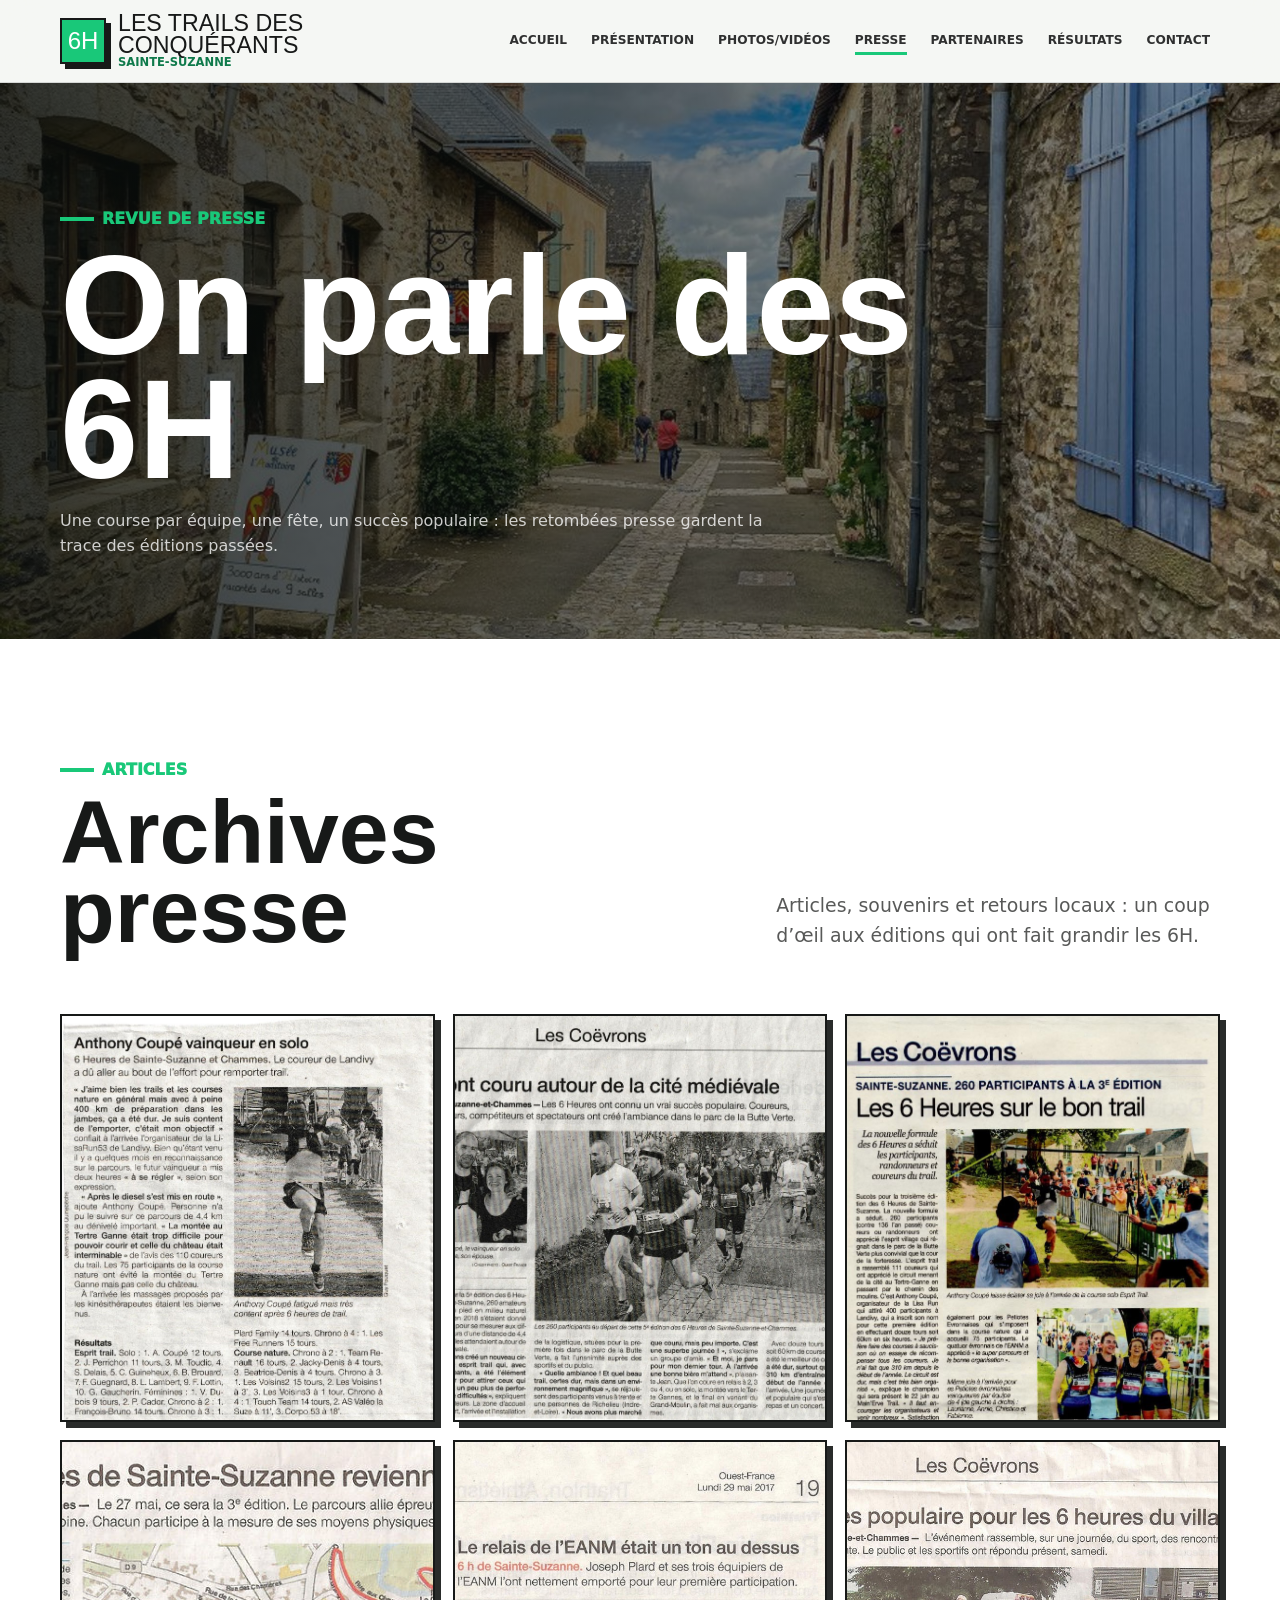
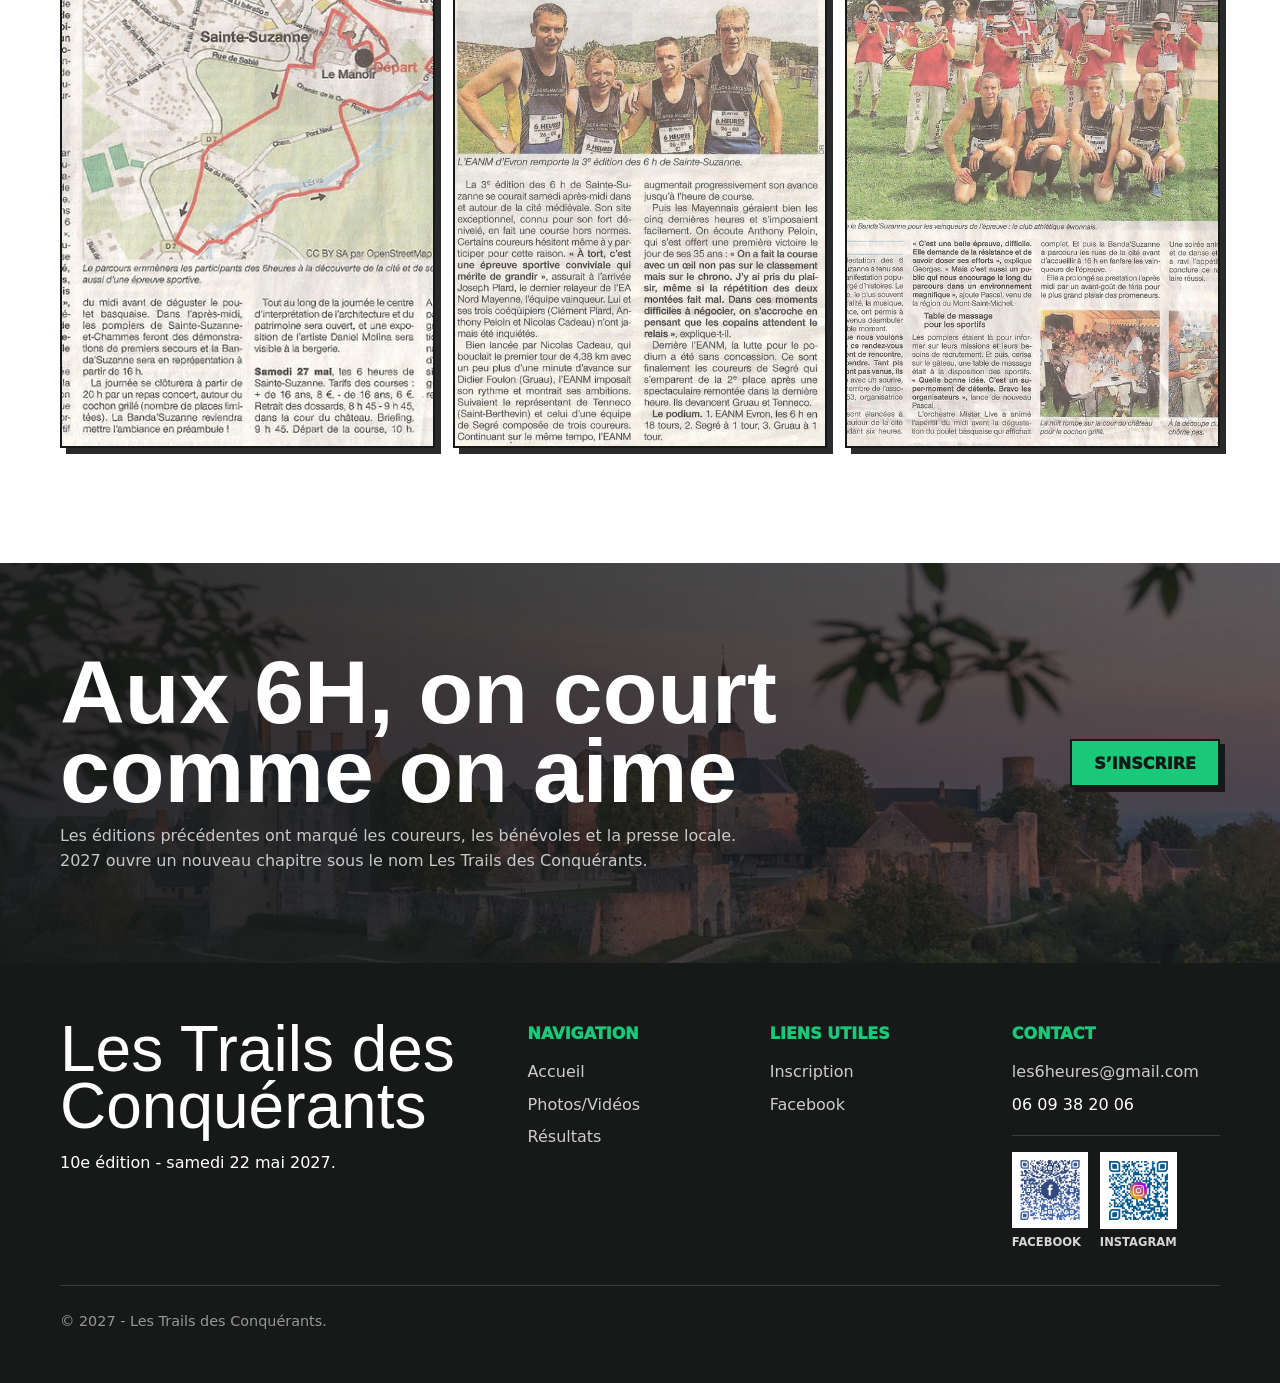
<file: presse.html>
<!doctype html>
<html lang="fr">
  <head>
    <meta charset="utf-8">
    <meta name="viewport" content="width=device-width, initial-scale=1">
    <title>Revue de presse - Les Trails des Conquérants</title>
    <meta name="description" content="Articles et retombées presse autour des 6 heures de Sainte-Suzanne.">
    <link rel="icon" type="image/svg+xml" href="assets/favicon.svg">
    <link rel="stylesheet" href="assets/css/styles.css">
  </head>
  <body data-page="presse">
    <div class="site-shell">
      <header class="site-header"><div class="container nav-wrap"><a class="brand" href="index.html" aria-label="Accueil Les Trails des Conquérants"><span class="brand-badge">6H</span><span><span class="brand-title">Les Trails des Conquérants</span><span class="brand-subtitle">Sainte-Suzanne</span></span></a><button class="menu-toggle" type="button" data-menu-toggle aria-expanded="false" aria-label="Ouvrir le menu"><span class="menu-bars" aria-hidden="true"><span></span><span></span><span></span></span>Menu</button><nav class="site-nav" data-site-nav aria-label="Navigation principale"><a class="nav-link" href="index.html">Accueil</a><a class="nav-link" href="presentation.html">Présentation</a><a class="nav-link" href="photos.html">Photos/Vidéos</a><a class="nav-link" href="presse.html">Presse</a><a class="nav-link" href="partenaires.html">Partenaires</a><a class="nav-link" href="resultats.html">Résultats</a><a class="nav-link" href="contact.html">Contact</a></nav></div></header>
      <main>
        <section class="page-hero with-image" style="--page-image: url('../img/results-hero.jpg');">
          <div class="container">
            <span class="eyebrow">Revue de presse</span>
            <h1>On parle des 6H</h1>
            <p>Une course par équipe, une fête, un succès populaire : les retombées presse gardent la trace des éditions passées.</p>
          </div>
        </section>
        <section class="section white">
          <div class="container">
            <div class="section-header">
              <div><span class="section-kicker">Articles</span><h2 class="section-title">Archives presse</h2></div>
              <p class="section-intro">Articles, souvenirs et retours locaux : un coup d’œil aux éditions qui ont fait grandir les 6H.</p>
            </div>
            <div class="press-grid">
              <a class="press-item" href="assets/img/press/presse-01.jpg"><img src="assets/img/press/presse-01.jpg" alt="Article de presse sur les 6 heures de Sainte-Suzanne"></a>
              <a class="press-item" href="assets/img/press/presse-02.jpg"><img src="assets/img/press/presse-02.jpg" alt="Retombée presse des 6 heures"></a>
              <a class="press-item" href="assets/img/press/presse-03.jpg"><img src="assets/img/press/presse-03.jpg" alt="Article local sur l’événement"></a>
              <a class="press-item" href="assets/img/press/presse-04.jpg"><img src="assets/img/press/presse-04.jpg" alt="Presse locale autour des 6 heures"></a>
              <a class="press-item" href="assets/img/press/presse-05.jpg"><img src="assets/img/press/presse-05.jpg" alt="Archive presse de l’événement"></a>
              <a class="press-item" href="assets/img/press/presse-06.jpg"><img src="assets/img/press/presse-06.jpg" alt="Article de revue de presse"></a>
            </div>
          </div>
        </section>
        <section class="section compact cta-band">
          <div class="container cta-layout">
            <div><h2>Aux 6H, on court comme on aime</h2><p>Les éditions précédentes ont marqué les coureurs, les bénévoles et la presse locale. 2027 ouvre un nouveau chapitre sous le nom Les Trails des Conquérants.</p></div>
            <div class="cta-actions"><a class="button" href="https://www.finishers.com/course/trail-des-conquerants" target="_blank" rel="noreferrer">S’inscrire</a></div>
          </div>
        </section>
      </main>
      <footer class="site-footer"><div class="container"><div class="footer-grid"><div><p class="footer-logo">Les Trails des Conquérants</p><p>10e édition - samedi 22 mai 2027.</p></div><div><span class="footer-title">Navigation</span><ul class="footer-list"><li><a href="index.html">Accueil</a></li><li><a href="photos.html">Photos/Vidéos</a></li><li><a href="resultats.html">Résultats</a></li></ul></div><div><span class="footer-title">Liens utiles</span><ul class="footer-list"><li><a href="https://www.finishers.com/course/trail-des-conquerants" target="_blank" rel="noreferrer">Inscription</a></li><li><a href="https://www.facebook.com/les.6.heures.de.sainte.suzanne.et.chammes" target="_blank" rel="noreferrer">Facebook</a></li></ul></div><div><span class="footer-title">Contact</span><ul class="footer-list"><li><a href="mailto:les6heures@gmail.com">les6heures@gmail.com</a></li><li>06 09 38 20 06</li></ul>
              <div class="footer-qr-section" aria-label="QR codes réseaux sociaux">
                <div class="footer-qr-grid">
                  <a class="footer-qr-card" href="assets/img/qr/facebook.png" aria-label="Agrandir le QR code Facebook">
                    <img src="assets/img/qr/facebook.png" alt="QR code Facebook des Trails des Conquérants">
                    <span>Facebook</span>
                  </a>
                  <a class="footer-qr-card" href="assets/img/qr/social-2.png" aria-label="Agrandir le QR code Instagram">
                    <img src="assets/img/qr/social-2.png" alt="QR code Instagram des Trails des Conquérants">
                    <span>Instagram</span>
                  </a>
                </div>
              </div></div></div><p class="footer-bottom">© 2027 - Les Trails des Conquérants.</p></div></footer>
    </div>
    <script src="assets/js/main.js"></script>
  </body>
</html>
</file>
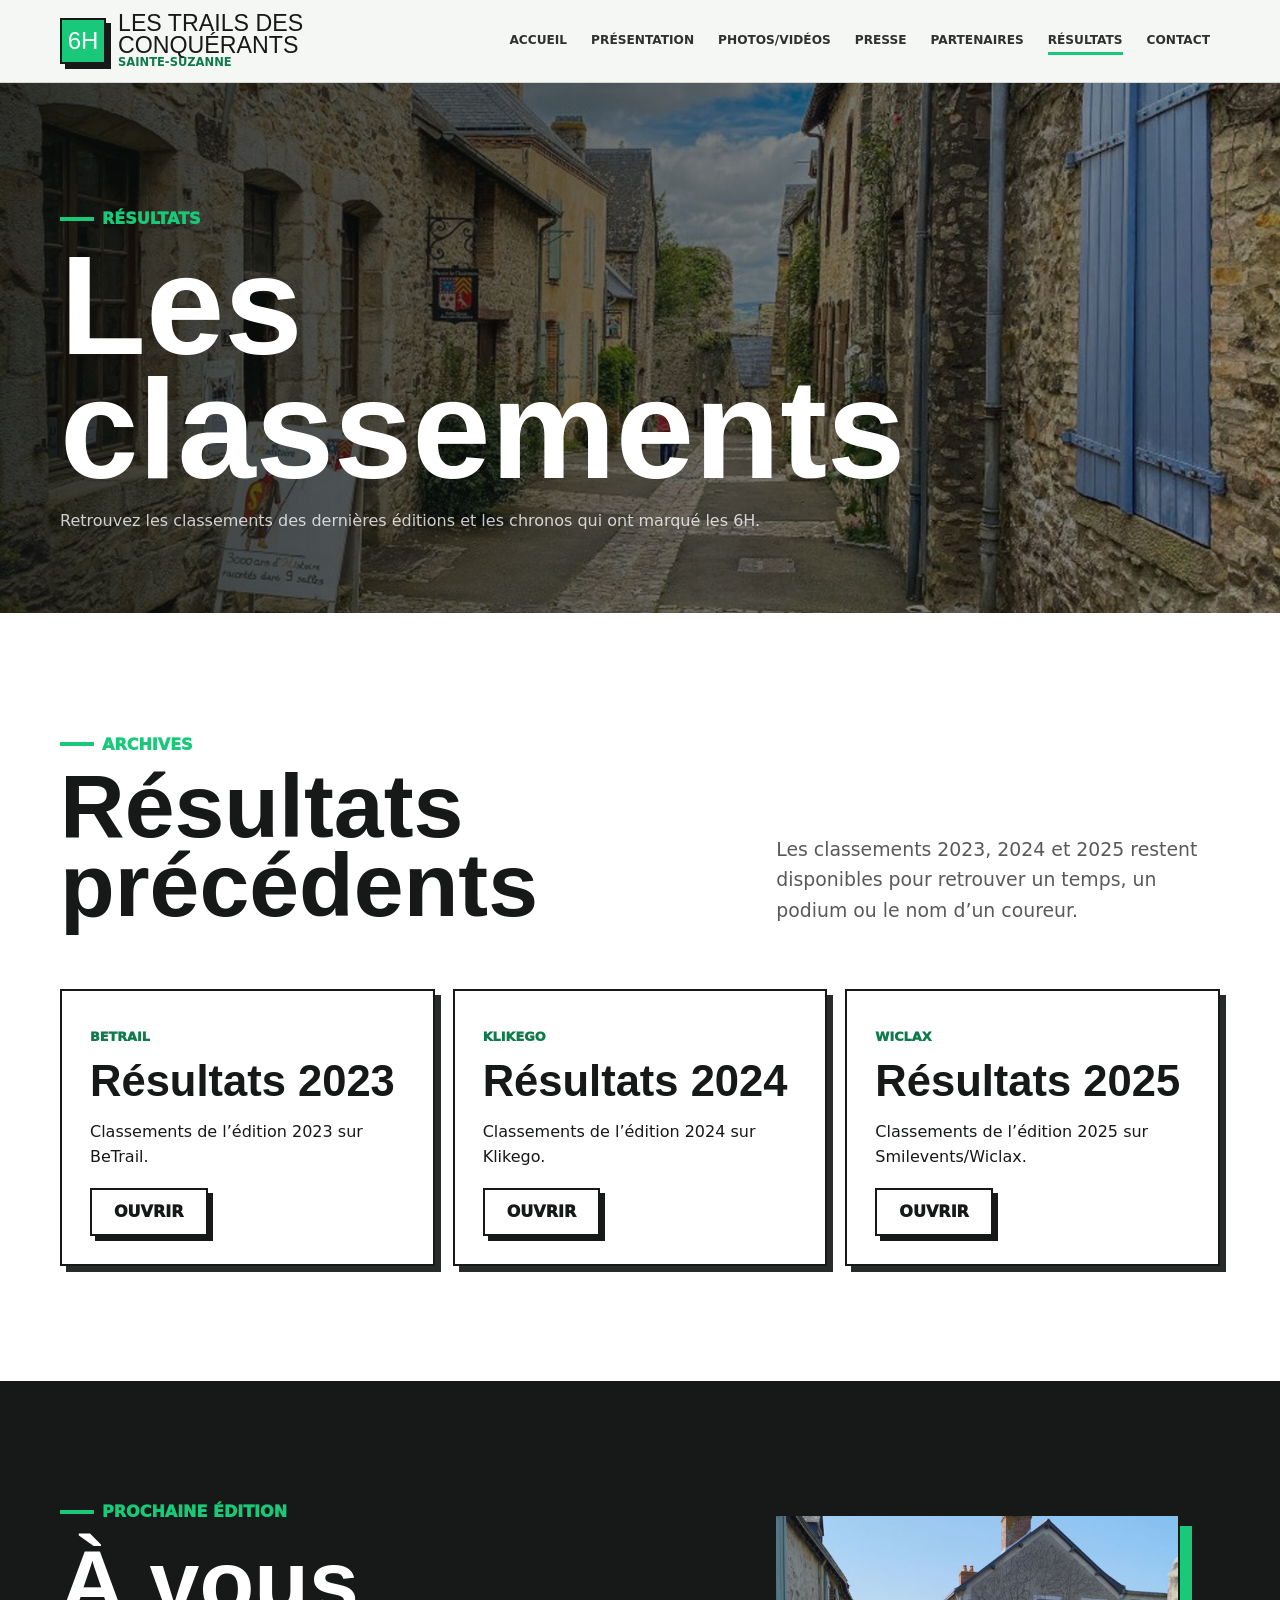
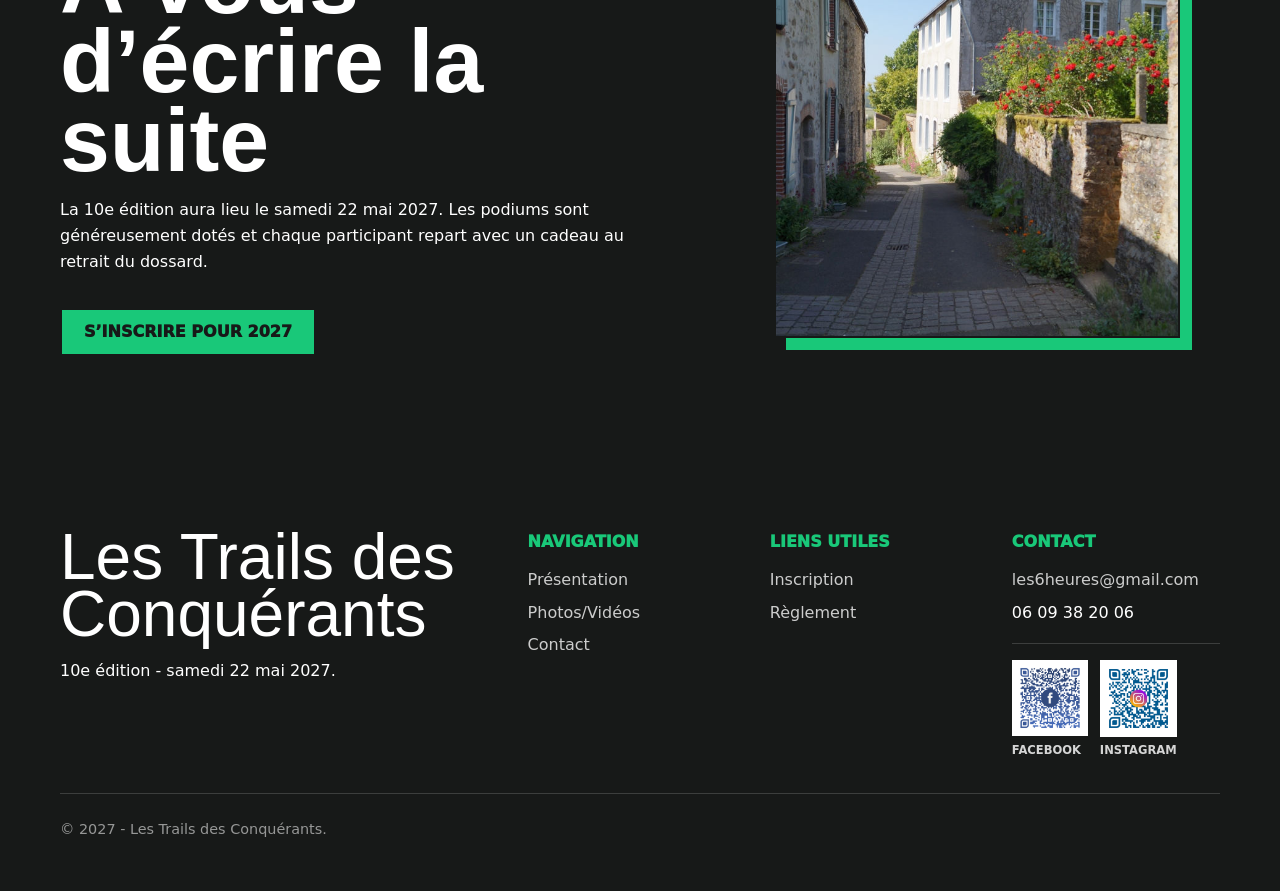
<file: resultats.html>
<!doctype html>
<html lang="fr">
  <head>
    <meta charset="utf-8">
    <meta name="viewport" content="width=device-width, initial-scale=1">
    <title>Résultats - Les Trails des Conquérants</title>
    <meta name="description" content="Liens vers les résultats 2023, 2024 et 2025 des 6 heures de Sainte-Suzanne.">
    <link rel="icon" type="image/svg+xml" href="assets/favicon.svg">
    <link rel="stylesheet" href="assets/css/styles.css">
  </head>
  <body data-page="resultats">
    <div class="site-shell">
      <header class="site-header"><div class="container nav-wrap"><a class="brand" href="index.html" aria-label="Accueil Les Trails des Conquérants"><span class="brand-badge">6H</span><span><span class="brand-title">Les Trails des Conquérants</span><span class="brand-subtitle">Sainte-Suzanne</span></span></a><button class="menu-toggle" type="button" data-menu-toggle aria-expanded="false" aria-label="Ouvrir le menu"><span class="menu-bars" aria-hidden="true"><span></span><span></span><span></span></span>Menu</button><nav class="site-nav" data-site-nav aria-label="Navigation principale"><a class="nav-link" href="index.html">Accueil</a><a class="nav-link" href="presentation.html">Présentation</a><a class="nav-link" href="photos.html">Photos/Vidéos</a><a class="nav-link" href="presse.html">Presse</a><a class="nav-link" href="partenaires.html">Partenaires</a><a class="nav-link" href="resultats.html">Résultats</a><a class="nav-link" href="contact.html">Contact</a></nav></div></header>
      <main>
        <section class="page-hero with-image" style="--page-image: url('../img/results-hero.jpg');">
          <div class="container">
            <span class="eyebrow">Résultats</span>
            <h1>Les classements</h1>
            <p>Retrouvez les classements des dernières éditions et les chronos qui ont marqué les 6H.</p>
          </div>
        </section>
        <section class="section white">
          <div class="container">
            <div class="section-header">
              <div><span class="section-kicker">Archives</span><h2 class="section-title">Résultats précédents</h2></div>
              <p class="section-intro">Les classements 2023, 2024 et 2025 restent disponibles pour retrouver un temps, un podium ou le nom d’un coureur.</p>
            </div>
            <div class="results-grid">
              <article class="result-card"><span class="result-meta">BeTrail</span><h3>Résultats 2023</h3><p>Classements de l’édition 2023 sur BeTrail.</p><div class="section-actions" style="margin-top: 18px;"><a class="button secondary" href="https://www.betrail.run/race/les.6.heures.de.sainte.suzanne/2023/overview" target="_blank" rel="noreferrer">Ouvrir</a></div></article>
              <article class="result-card"><span class="result-meta">Klikego</span><h3>Résultats 2024</h3><p>Classements de l’édition 2024 sur Klikego.</p><div class="section-actions" style="margin-top: 18px;"><a class="button secondary" href="https://www.klikego.com/resultats/les-6-heures-de-sainte-suzanne-et-chammes-2024/1485480795729-7" target="_blank" rel="noreferrer">Ouvrir</a></div></article>
              <article class="result-card"><span class="result-meta">Wiclax</span><h3>Résultats 2025</h3><p>Classements de l’édition 2025 sur Smilevents/Wiclax.</p><div class="section-actions" style="margin-top: 18px;"><a class="button secondary" href="https://smilevents27.wiclax-results.com/coursesstesuzanne/" target="_blank" rel="noreferrer">Ouvrir</a></div></article>
            </div>
          </div>
        </section>
        <section class="section dark">
          <div class="container split">
            <div class="text-stack">
              <span class="section-kicker">Prochaine édition</span>
              <h2 class="section-title">À vous d’écrire la suite</h2>
              <p>La 10e édition aura lieu le samedi 22 mai 2027. Les podiums sont généreusement dotés et chaque participant repart avec un cadeau au retrait du dossard.</p>
              <a class="button" href="https://www.finishers.com/course/trail-des-conquerants" target="_blank" rel="noreferrer">S’inscrire pour 2027</a>
            </div>
            <figure class="image-frame"><img src="assets/img/gallery/run-05.jpg" alt="Coureurs pendant les 6 heures de Sainte-Suzanne"></figure>
          </div>
        </section>
      </main>
      <footer class="site-footer"><div class="container"><div class="footer-grid"><div><p class="footer-logo">Les Trails des Conquérants</p><p>10e édition - samedi 22 mai 2027.</p></div><div><span class="footer-title">Navigation</span><ul class="footer-list"><li><a href="presentation.html">Présentation</a></li><li><a href="photos.html">Photos/Vidéos</a></li><li><a href="contact.html">Contact</a></li></ul></div><div><span class="footer-title">Liens utiles</span><ul class="footer-list"><li><a href="https://www.finishers.com/course/trail-des-conquerants" target="_blank" rel="noreferrer">Inscription</a></li><li><a href="https://e04a4b11-f566-4e26-bbfb-964e0e38be47.filesusr.com/ugd/b395d0_584824db77064c71834c0f9d84c1de9d.pdf" target="_blank" rel="noreferrer">Règlement</a></li></ul></div><div><span class="footer-title">Contact</span><ul class="footer-list"><li><a href="mailto:les6heures@gmail.com">les6heures@gmail.com</a></li><li>06 09 38 20 06</li></ul>
              <div class="footer-qr-section" aria-label="QR codes réseaux sociaux">
                <div class="footer-qr-grid">
                  <a class="footer-qr-card" href="assets/img/qr/facebook.png" aria-label="Agrandir le QR code Facebook">
                    <img src="assets/img/qr/facebook.png" alt="QR code Facebook des Trails des Conquérants">
                    <span>Facebook</span>
                  </a>
                  <a class="footer-qr-card" href="assets/img/qr/social-2.png" aria-label="Agrandir le QR code Instagram">
                    <img src="assets/img/qr/social-2.png" alt="QR code Instagram des Trails des Conquérants">
                    <span>Instagram</span>
                  </a>
                </div>
              </div></div></div><p class="footer-bottom">© 2027 - Les Trails des Conquérants.</p></div></footer>
    </div>
    <script src="assets/js/main.js"></script>
  </body>
</html>
</file>
<file: assets/css/styles.css>
:root {
  --green: #19c879;
  --green-dark: #0f7a4b;
  --ink: #171918;
  --charcoal: #2f3030;
  --mist: #f5f7f4;
  --stone: #e5ddd0;
  --sky: #f2d6d6;
  --white: #ffffff;
  --line: rgba(23, 25, 24, 0.14);
  --shadow: 0 24px 80px rgba(12, 24, 18, 0.18);
  --display: Impact, Haettenschweiler, "Arial Narrow Bold", "Arial Black", sans-serif;
  --body: Inter, ui-sans-serif, system-ui, -apple-system, BlinkMacSystemFont, "Segoe UI", sans-serif;
}

* {
  box-sizing: border-box;
}

html {
  scroll-behavior: smooth;
}

body {
  margin: 0;
  color: var(--ink);
  background: var(--mist);
  font-family: var(--body);
  font-size: 16px;
  line-height: 1.6;
}

body.menu-open {
  overflow: hidden;
}

body.qr-modal-open {
  overflow: hidden;
}

img {
  display: block;
  max-width: 100%;
}

a {
  color: inherit;
}

.site-shell {
  overflow: hidden;
}

.container {
  width: min(1160px, calc(100% - 40px));
  margin: 0 auto;
}

.site-header {
  position: sticky;
  top: 0;
  z-index: 40;
  background: rgba(245, 247, 244, 0.92);
  border-bottom: 1px solid var(--line);
  backdrop-filter: blur(18px);
}

.nav-wrap {
  display: flex;
  align-items: center;
  justify-content: space-between;
  min-height: 82px;
  gap: 24px;
}

.brand {
  display: grid;
  grid-template-columns: 46px auto;
  align-items: center;
  gap: 12px;
  color: var(--ink);
  text-decoration: none;
}

.brand-badge {
  display: grid;
  place-items: center;
  width: 46px;
  height: 46px;
  border: 2px solid var(--ink);
  background: var(--green);
  color: var(--white);
  font-family: var(--display);
  font-size: 24px;
  line-height: 1;
  box-shadow: 5px 5px 0 var(--ink);
}

.brand-title,
.brand-subtitle,
.eyebrow,
.hero-kicker,
.section-kicker,
.mini-label,
.stat-label,
.button,
.nav-link,
.course-type,
.result-meta,
.footer-title {
  text-transform: uppercase;
}

.brand-title {
  display: block;
  font-family: var(--display);
  font-size: clamp(1.15rem, 2vw, 1.45rem);
  line-height: 0.95;
}

.brand-subtitle {
  display: block;
  color: var(--green-dark);
  font-size: 0.72rem;
  font-weight: 900;
  line-height: 1.2;
}

.menu-toggle {
  display: none;
  align-items: center;
  gap: 8px;
  border: 2px solid var(--ink);
  background: var(--white);
  color: var(--ink);
  min-height: 42px;
  padding: 0 14px;
  font-weight: 900;
  cursor: pointer;
}

.menu-bars {
  display: grid;
  gap: 4px;
}

.menu-bars span {
  width: 18px;
  height: 2px;
  background: var(--ink);
}

.site-nav {
  display: flex;
  align-items: center;
  gap: 4px;
}

.nav-link {
  position: relative;
  padding: 12px 10px;
  color: var(--charcoal);
  font-size: 0.76rem;
  font-weight: 900;
  letter-spacing: 0;
  text-decoration: none;
}

.nav-link::after {
  content: "";
  position: absolute;
  left: 10px;
  right: 10px;
  bottom: 8px;
  height: 3px;
  background: var(--green);
  transform: scaleX(0);
  transform-origin: left;
  transition: transform 180ms ease;
}

.nav-link:hover::after,
.nav-link:focus-visible::after,
[data-page="home"] .nav-link[href="index.html"]::after,
[data-page="presentation"] .nav-link[href="presentation.html"]::after,
[data-page="photos"] .nav-link[href="photos.html"]::after,
[data-page="presse"] .nav-link[href="presse.html"]::after,
[data-page="partenaires"] .nav-link[href="partenaires.html"]::after,
[data-page="resultats"] .nav-link[href="resultats.html"]::after,
[data-page="contact"] .nav-link[href="contact.html"]::after {
  transform: scaleX(1);
}

.button {
  display: inline-flex;
  align-items: center;
  justify-content: center;
  min-height: 48px;
  padding: 0 22px;
  border: 2px solid var(--ink);
  background: var(--green);
  color: var(--ink);
  font-weight: 950;
  text-decoration: none;
  box-shadow: 5px 5px 0 var(--ink);
  transition: transform 160ms ease, box-shadow 160ms ease, background 160ms ease;
}

.button:hover,
.button:focus-visible {
  transform: translate(3px, 3px);
  box-shadow: 2px 2px 0 var(--ink);
}

.button.secondary {
  background: var(--white);
}

.button.dark {
  background: var(--ink);
  color: var(--white);
  box-shadow: 5px 5px 0 var(--green);
}

.button.ghost {
  background: transparent;
  color: var(--white);
  border-color: rgba(255, 255, 255, 0.82);
  box-shadow: none;
}

.hero {
  position: relative;
  min-height: calc(100vh - 82px);
  display: grid;
  align-items: end;
  background:
    linear-gradient(90deg, rgba(10, 14, 12, 0.86) 0%, rgba(10, 14, 12, 0.58) 46%, rgba(10, 14, 12, 0.2) 100%),
    url("../img/hero-village.jpg") center / cover;
  color: var(--white);
}

.hero::after {
  content: "";
  position: absolute;
  inset: auto 0 0;
  height: 12px;
  background: repeating-linear-gradient(90deg, var(--green) 0 70px, var(--ink) 70px 140px);
}

.hero-inner {
  position: relative;
  display: grid;
  grid-template-columns: minmax(0, 1.12fr) minmax(260px, 0.72fr);
  gap: clamp(28px, 6vw, 88px);
  align-items: end;
  padding: clamp(78px, 14vh, 148px) 0 clamp(62px, 10vh, 106px);
}

.hero-copy {
  max-width: 780px;
}

.eyebrow,
.hero-kicker,
.section-kicker,
.mini-label {
  display: inline-flex;
  align-items: center;
  gap: 8px;
  color: var(--green);
  font-weight: 950;
  letter-spacing: 0;
}

.eyebrow::before,
.section-kicker::before {
  content: "";
  width: 34px;
  height: 4px;
  background: currentColor;
}

.hero h1,
.page-hero h1,
.section-title,
.footer-logo {
  font-family: var(--display);
  letter-spacing: 0;
  line-height: 0.88;
}

.hero h1 {
  max-width: 720px;
  margin: 20px 0 18px;
  font-size: clamp(4.2rem, 12vw, 10.5rem);
}

.hero-lead {
  max-width: 640px;
  margin: 0 0 28px;
  color: rgba(255, 255, 255, 0.9);
  font-size: clamp(1.08rem, 2vw, 1.28rem);
}

.hero-slogan {
  max-width: 620px;
  margin: -10px 0 28px;
  color: var(--green);
  font-size: clamp(1.18rem, 2.3vw, 1.55rem);
  font-weight: 950;
}

.hero-actions,
.section-actions,
.cta-actions,
.contact-actions {
  display: flex;
  flex-wrap: wrap;
  gap: 14px;
  align-items: center;
}

.hero-panel {
  align-self: stretch;
  display: grid;
  align-content: space-between;
  gap: 18px;
}

.event-mark {
  min-height: 250px;
  border: 2px solid rgba(255, 255, 255, 0.7);
  background:
    linear-gradient(rgba(255, 255, 255, 0.04), rgba(255, 255, 255, 0.04)),
    url("../img/logo-propositions.png") 100% 100% / 200% 200% no-repeat;
  box-shadow: 10px 10px 0 rgba(25, 200, 121, 0.8);
}

.date-card {
  padding: 22px;
  background: rgba(23, 25, 24, 0.8);
  border: 2px solid rgba(255, 255, 255, 0.22);
}

.date-card strong {
  display: block;
  font-family: var(--display);
  font-size: clamp(2.1rem, 4.6vw, 4rem);
  line-height: 0.9;
}

.date-card span {
  color: rgba(255, 255, 255, 0.76);
  font-weight: 800;
}

.quick-stats {
  display: grid;
  grid-template-columns: repeat(4, 1fr);
  border-bottom: 1px solid var(--line);
  background: var(--white);
}

.stat {
  padding: clamp(22px, 4vw, 40px);
  border-right: 1px solid var(--line);
}

.stat:last-child {
  border-right: 0;
}

.stat-number {
  display: block;
  font-family: var(--display);
  font-size: clamp(2.2rem, 5vw, 5rem);
  line-height: 0.86;
  color: var(--ink);
}

.stat-label {
  display: block;
  margin-top: 8px;
  color: var(--green-dark);
  font-size: 0.82rem;
  font-weight: 950;
}

.section {
  padding: clamp(72px, 9vw, 132px) 0;
}

.section.compact {
  padding: clamp(52px, 7vw, 92px) 0;
}

.section.white {
  background: var(--white);
}

.section.dark {
  background: var(--ink);
  color: var(--white);
}

.section.stone {
  background: var(--stone);
}

.section-header {
  display: grid;
  grid-template-columns: minmax(0, 0.9fr) minmax(280px, 0.62fr);
  gap: clamp(24px, 6vw, 72px);
  align-items: end;
  margin-bottom: clamp(30px, 5vw, 64px);
}

.section-title {
  margin: 10px 0 0;
  font-size: clamp(3rem, 7vw, 7rem);
}

.section-intro {
  margin: 0;
  color: rgba(23, 25, 24, 0.72);
  font-size: clamp(1rem, 1.5vw, 1.18rem);
}

.dark .section-intro {
  color: rgba(255, 255, 255, 0.72);
}

.split {
  display: grid;
  grid-template-columns: minmax(0, 0.96fr) minmax(300px, 0.78fr);
  gap: clamp(28px, 6vw, 84px);
  align-items: center;
}

.text-stack > * + * {
  margin-top: 18px;
}

.legend-note {
  padding: 18px 20px;
  border: 2px solid var(--ink);
  background: var(--mist);
  box-shadow: 5px 5px 0 var(--green);
}

.legend-note span {
  display: block;
  margin-bottom: 8px;
  color: var(--green-dark);
  font-weight: 950;
  text-transform: uppercase;
}

.legend-note p {
  margin: 0;
}

.text-stack h2,
.text-stack h3 {
  margin-bottom: 0;
}

.image-frame {
  position: relative;
  border: 2px solid var(--ink);
  box-shadow: 12px 12px 0 var(--green);
  overflow: hidden;
}

.image-frame img {
  width: 100%;
  height: 100%;
  min-height: 420px;
  object-fit: cover;
}

.values-grid,
.cards-grid,
.course-grid,
.partners-grid,
.results-grid,
.press-grid,
.video-grid {
  display: grid;
  gap: 18px;
}

.values-grid {
  grid-template-columns: repeat(3, 1fr);
}

.value-card,
.course-card,
.result-card,
.partner-card,
.press-item,
.video-card,
.contact-card,
.quote-card {
  border: 2px solid var(--ink);
  background: var(--white);
  box-shadow: 6px 6px 0 rgba(23, 25, 24, 0.92);
}

.dark .value-card,
.dark .course-card,
.dark .result-card,
.dark .video-card {
  background: #232625;
  color: var(--white);
  border-color: rgba(255, 255, 255, 0.24);
  box-shadow: 6px 6px 0 var(--green);
}

.value-card {
  padding: clamp(24px, 4vw, 36px);
}

.value-card h3,
.course-card h3,
.result-card h3,
.partner-card h3,
.video-card h3,
.contact-card h3 {
  margin: 0 0 10px;
  font-family: var(--display);
  font-size: clamp(1.8rem, 3.4vw, 3rem);
  line-height: 0.95;
}

.value-card p,
.course-card p,
.partner-card p,
.video-card p,
.contact-card p {
  margin: 0;
}

.cards-grid {
  grid-template-columns: repeat(3, minmax(0, 1fr));
}

.course-grid {
  grid-template-columns: repeat(4, minmax(0, 1fr));
}

.course-card {
  min-height: 100%;
  padding: 22px;
}

.course-distance {
  display: block;
  color: var(--green);
  font-family: var(--display);
  font-size: clamp(3rem, 6vw, 5.6rem);
  line-height: 0.88;
}

.course-type,
.result-meta {
  display: block;
  margin: 8px 0 14px;
  color: var(--green-dark);
  font-size: 0.8rem;
  font-weight: 950;
}

.dark .course-type,
.dark .result-meta {
  color: var(--green);
}

.page-hero {
  position: relative;
  display: grid;
  align-items: end;
  min-height: 430px;
  background: var(--ink);
  color: var(--white);
}

.page-hero.with-image {
  background:
    linear-gradient(90deg, rgba(10, 14, 12, 0.82), rgba(10, 14, 12, 0.34)),
    var(--page-image) center / cover;
}

.page-hero .container {
  padding: 120px 0 64px;
}

.page-hero h1 {
  max-width: 900px;
  margin: 12px 0 0;
  font-size: clamp(4rem, 11vw, 10rem);
}

.page-hero p {
  max-width: 720px;
  color: rgba(255, 255, 255, 0.78);
}

.schedule {
  display: grid;
  gap: 10px;
}

.schedule-row {
  display: grid;
  grid-template-columns: 120px 1fr;
  gap: 18px;
  padding: 18px 0;
  border-bottom: 1px solid var(--line);
}

.schedule-time {
  color: var(--green-dark);
  font-family: var(--display);
  font-size: 1.8rem;
  line-height: 0.95;
}

.gallery {
  display: grid;
  grid-template-columns: repeat(12, 1fr);
  grid-auto-rows: 110px;
  gap: 12px;
}

.gallery a {
  position: relative;
  grid-column: span 4;
  overflow: hidden;
  border: 2px solid var(--ink);
  background: var(--ink);
}

.gallery a:nth-child(1),
.gallery a:nth-child(6) {
  grid-column: span 6;
  grid-row: span 3;
}

.gallery a:nth-child(2),
.gallery a:nth-child(5) {
  grid-row: span 2;
}

.gallery a:nth-child(3),
.gallery a:nth-child(4),
.gallery a:nth-child(7) {
  grid-row: span 2;
}

.gallery img,
.press-item img {
  width: 100%;
  height: 100%;
  object-fit: cover;
  transition: transform 260ms ease;
}

.gallery a:hover img,
.press-item:hover img {
  transform: scale(1.04);
}

.reportage-wrap {
  display: grid;
  gap: clamp(46px, 7vw, 86px);
}

.reportage-story {
  display: grid;
  gap: 22px;
}

.reportage-heading {
  display: grid;
  grid-template-columns: minmax(180px, 0.36fr) minmax(0, 0.64fr);
  gap: 24px;
  align-items: end;
  padding-bottom: 18px;
  border-bottom: 2px solid var(--ink);
}

.reportage-heading p {
  margin: 0;
  color: rgba(23, 25, 24, 0.72);
}

.reportage-gallery {
  display: grid;
  grid-template-columns: repeat(12, 1fr);
  grid-auto-rows: 78px;
  gap: 10px;
}

.reportage-gallery a {
  position: relative;
  grid-column: span 3;
  grid-row: span 2;
  overflow: hidden;
  border: 2px solid var(--ink);
  background: var(--ink);
}

.reportage-gallery a:nth-child(10n + 1),
.reportage-gallery a:nth-child(10n + 6) {
  grid-column: span 6;
  grid-row: span 4;
}

.reportage-gallery a:nth-child(10n + 3),
.reportage-gallery a:nth-child(10n + 8) {
  grid-column: span 4;
  grid-row: span 3;
}

.reportage-gallery img {
  width: 100%;
  height: 100%;
  object-fit: cover;
  transition: transform 260ms ease;
}

.reportage-gallery a:hover img,
.reportage-gallery a:focus-visible img {
  transform: scale(1.04);
}

.thanks-section {
  border-top: 1px solid var(--line);
}

.thanks-grid {
  display: grid;
  gap: 18px;
}

.thanks-card {
  display: grid;
  grid-template-columns: 160px minmax(0, 1fr);
  gap: clamp(22px, 4vw, 46px);
  align-items: center;
  padding: clamp(20px, 4vw, 34px);
  border: 2px solid var(--ink);
  background: var(--mist);
  box-shadow: 6px 6px 0 rgba(23, 25, 24, 0.92);
}

.thanks-avatar {
  width: 160px;
  aspect-ratio: 1;
  border: 2px solid var(--ink);
  border-radius: 50%;
  background: var(--white);
  object-fit: cover;
}

.thanks-copy {
  display: grid;
  gap: 12px;
  justify-items: start;
}

.thanks-copy h3 {
  margin: 0;
  font-family: var(--display);
  font-size: clamp(2.2rem, 5vw, 4.8rem);
  line-height: 0.9;
}

.thanks-copy p {
  margin: 0;
  font-size: clamp(1rem, 1.5vw, 1.18rem);
}

.thanks-logo-link {
  display: inline-grid;
  padding: 10px 12px;
  border: 2px solid var(--ink);
  background: var(--white);
  box-shadow: 4px 4px 0 var(--green);
}

.thanks-logo-link img {
  width: min(260px, 60vw);
  max-height: 104px;
  object-fit: contain;
}

.video-grid {
  grid-template-columns: repeat(3, 1fr);
}

.video-card {
  display: flex;
  flex-direction: column;
  min-height: 220px;
  padding: 24px;
}

.video-card .button {
  margin-top: auto;
  align-self: flex-start;
}

.press-grid {
  grid-template-columns: repeat(3, 1fr);
}

.press-item {
  min-height: 360px;
  overflow: hidden;
}

.partners-grid {
  grid-template-columns: repeat(3, 1fr);
}

.partner-card {
  display: grid;
  grid-template-rows: 150px auto;
  min-height: 100%;
  overflow: hidden;
}

.partner-logo {
  display: grid;
  place-items: center;
  padding: 22px;
  background: #f7f7f3;
  border-bottom: 2px solid var(--ink);
}

.partner-logo img {
  max-width: 100%;
  max-height: 104px;
  object-fit: contain;
}

.partner-copy {
  padding: 22px;
}

.partner-copy h3 {
  font-size: clamp(1.3rem, 2.5vw, 2.1rem);
}

.results-grid {
  grid-template-columns: repeat(3, 1fr);
}

.result-card {
  padding: 28px;
}

.quote-row {
  display: grid;
  grid-template-columns: repeat(3, 1fr);
  gap: 18px;
}

.quote-card {
  padding: 26px;
}

.quote-card blockquote {
  margin: 0;
  font-size: 1.05rem;
}

.quote-card cite {
  display: block;
  margin-top: 16px;
  color: var(--green-dark);
  font-style: normal;
  font-weight: 900;
}

.contact-layout {
  display: grid;
  grid-template-columns: minmax(260px, 0.72fr) minmax(0, 1fr);
  gap: clamp(28px, 6vw, 80px);
  align-items: start;
}

.contact-card {
  padding: 28px;
}

.contact-list {
  display: grid;
  gap: 18px;
  margin: 0;
}

.contact-list div {
  padding-bottom: 18px;
  border-bottom: 1px solid var(--line);
}

.contact-list dt {
  color: var(--green-dark);
  font-weight: 950;
  text-transform: uppercase;
}

.contact-list dd {
  margin: 4px 0 0;
}

.qr-section {
  margin-top: 24px;
  padding-top: 24px;
  border-top: 2px solid var(--ink);
}

.qr-grid {
  display: grid;
  grid-template-columns: repeat(2, minmax(0, 1fr));
  gap: 14px;
}

.qr-card {
  display: grid;
  gap: 10px;
  padding: 12px;
  background: var(--mist);
  border: 2px solid var(--ink);
  color: var(--ink);
  text-align: center;
  text-decoration: none;
  box-shadow: 4px 4px 0 var(--green);
}

.qr-card img {
  width: 100%;
  aspect-ratio: 1;
  object-fit: contain;
  background: var(--white);
}

.qr-card strong {
  font-size: 0.9rem;
  font-weight: 950;
  text-transform: uppercase;
}

body.image-viewer-open {
  overflow: hidden;
}

.image-viewer {
  position: fixed;
  inset: 0;
  width: 100%;
  max-width: none;
  height: 100%;
  height: 100dvh;
  max-height: none;
  margin: 0;
  padding: 16px;
  border: 0;
  background: transparent;
  color: var(--white);
}

.image-viewer::backdrop {
  background: rgba(10, 14, 12, 0.92);
}

.image-viewer[open] {
  display: grid;
  grid-template-rows: 48px minmax(0, 1fr);
  gap: 16px;
}

.image-viewer-toolbar {
  display: flex;
  align-items: center;
  justify-content: center;
  gap: 12px;
  width: fit-content;
  max-width: 100%;
  margin: 0 auto;
}

.image-viewer-toolbar button {
  flex: 0 0 44px;
  width: 44px;
  height: 44px;
  border: 1px solid rgba(255, 255, 255, 0.5);
  border-radius: 4px;
  background: var(--ink);
  color: var(--white);
  font-size: 24px;
  cursor: pointer;
}

.image-viewer-toolbar button:hover,
.image-viewer-toolbar button:focus-visible {
  background: var(--green);
  color: var(--ink);
}

.image-viewer-toolbar span {
  min-width: 64px;
  text-align: center;
  font-size: 14px;
}

.image-viewer-stage {
  min-height: 0;
  display: flex;
  align-items: center;
  justify-content: center;
  overflow: auto;
}

.image-viewer-image {
  display: block;
  width: auto;
  height: auto;
  max-width: 100%;
  max-height: 100%;
  object-fit: contain;
}

.image-viewer.is-zoomed .image-viewer-stage {
  display: block;
}

.image-viewer.is-zoomed .image-viewer-image {
  width: max(100%, 1000px);
  max-width: none;
  max-height: none;
  margin: 0 auto;
}

.qr-modal {
  position: fixed;
  inset: 0;
  z-index: 80;
  display: grid;
  place-items: center;
  padding: 24px;
  background: rgba(10, 14, 12, 0.78);
  opacity: 0;
  pointer-events: none;
  transition: opacity 180ms ease;
}

.qr-modal.is-open {
  opacity: 1;
  pointer-events: auto;
}

.qr-modal-panel {
  position: relative;
  display: grid;
  gap: 14px;
  width: min(420px, 100%);
  padding: clamp(18px, 4vw, 28px);
  border: 2px solid var(--ink);
  background: var(--white);
  box-shadow: 10px 10px 0 var(--green);
  transform: translateY(10px) scale(0.98);
  transition: transform 180ms ease;
}

.qr-modal.is-open .qr-modal-panel {
  transform: translateY(0) scale(1);
}

.qr-modal-close {
  position: absolute;
  top: 10px;
  right: 10px;
  display: grid;
  place-items: center;
  width: 40px;
  height: 40px;
  border: 2px solid var(--ink);
  background: var(--green);
  color: var(--ink);
  font: inherit;
  font-size: 1.4rem;
  font-weight: 950;
  line-height: 1;
  cursor: pointer;
}

.qr-modal-image {
  width: min(320px, 78vw);
  aspect-ratio: 1;
  margin: 18px auto 0;
  padding: 8px;
  border: 2px solid var(--ink);
  background: var(--white);
  object-fit: contain;
}

.qr-modal-label {
  margin: 0;
  color: var(--ink);
  font-weight: 950;
  text-align: center;
  text-transform: uppercase;
}

.contact-form {
  display: grid;
  gap: 16px;
}

.mail-notice {
  margin: 0 0 18px;
  padding: 16px 18px;
  border: 2px solid var(--ink);
  background: var(--green);
  color: var(--ink);
  box-shadow: 5px 5px 0 var(--ink);
}

.mail-notice strong {
  display: block;
  margin-bottom: 4px;
  font-weight: 950;
  text-transform: uppercase;
}

.mail-notice p {
  margin: 0;
}

.form-grid {
  display: grid;
  grid-template-columns: repeat(2, 1fr);
  gap: 16px;
}

.field {
  display: grid;
  gap: 8px;
}

.field.full {
  grid-column: 1 / -1;
}

.field label {
  color: var(--green-dark);
  font-weight: 950;
  text-transform: uppercase;
}

.field input,
.field textarea {
  width: 100%;
  border: 2px solid var(--ink);
  background: var(--white);
  color: var(--ink);
  font: inherit;
  min-height: 48px;
  padding: 12px 14px;
}

.field textarea {
  min-height: 180px;
  resize: vertical;
}

.form-status {
  min-height: 24px;
  margin: 0;
  color: var(--green-dark);
  font-weight: 800;
}

.cta-band {
  background:
    linear-gradient(90deg, rgba(23, 25, 24, 0.9), rgba(23, 25, 24, 0.62)),
    url("../img/village-panorama.jpg") center / cover;
  color: var(--white);
}

.cta-layout {
  display: grid;
  grid-template-columns: minmax(0, 1fr) auto;
  gap: 28px;
  align-items: center;
}

.cta-layout h2 {
  margin: 0 0 12px;
  font-family: var(--display);
  font-size: clamp(3rem, 7vw, 6.5rem);
  line-height: 0.88;
}

.cta-layout p {
  max-width: 680px;
  margin: 0;
  color: rgba(255, 255, 255, 0.75);
}

.site-footer {
  background: var(--ink);
  color: var(--white);
  padding: 58px 0 36px;
}

.footer-grid {
  display: grid;
  grid-template-columns: minmax(240px, 1fr) repeat(3, minmax(160px, 0.48fr));
  gap: 34px;
}

.footer-logo {
  margin: 0 0 12px;
  font-size: clamp(2.4rem, 5vw, 4.2rem);
}

.footer-title {
  display: block;
  margin-bottom: 12px;
  color: var(--green);
  font-weight: 950;
}

.footer-list {
  display: grid;
  gap: 7px;
  margin: 0;
  padding: 0;
  list-style: none;
}

.footer-list a {
  color: rgba(255, 255, 255, 0.78);
  text-decoration: none;
}

.footer-list a:hover,
.footer-list a:focus-visible {
  color: var(--green);
}

.footer-qr-section {
  margin-top: 18px;
  padding-top: 16px;
  border-top: 1px solid rgba(255, 255, 255, 0.16);
}

.footer-qr-grid {
  display: grid;
  grid-template-columns: repeat(2, minmax(0, 76px));
  gap: 12px;
}

.footer-qr-card {
  display: grid;
  gap: 7px;
  color: rgba(255, 255, 255, 0.82);
  font-size: 0.72rem;
  font-weight: 900;
  line-height: 1.1;
  text-decoration: none;
  text-transform: uppercase;
}

.footer-qr-card img {
  width: 100%;
  aspect-ratio: 1;
  padding: 4px;
  border: 2px solid rgba(255, 255, 255, 0.2);
  background: var(--white);
  object-fit: contain;
}

.footer-qr-card:hover,
.footer-qr-card:focus-visible {
  color: var(--green);
}

.footer-bottom {
  margin-top: 36px;
  padding-top: 24px;
  border-top: 1px solid rgba(255, 255, 255, 0.16);
  color: rgba(255, 255, 255, 0.55);
  font-size: 0.9rem;
}

.sr-only {
  position: absolute;
  width: 1px;
  height: 1px;
  padding: 0;
  margin: -1px;
  overflow: hidden;
  clip: rect(0, 0, 0, 0);
  white-space: nowrap;
  border: 0;
}

@media (max-width: 980px) {
  .menu-toggle {
    display: inline-flex;
    position: relative;
    z-index: 50;
  }

  .site-nav {
    position: fixed;
    inset: 0;
    display: grid;
    align-content: start;
    justify-items: stretch;
    gap: 0;
    min-height: 100dvh;
    width: 100%;
    padding: 104px 24px 36px;
    background: var(--ink);
    color: var(--white);
    overflow-y: auto;
    overflow-x: hidden;
    transform: translateX(100%);
    transition: transform 220ms ease;
  }

  .menu-open .site-nav {
    transform: translateX(0);
  }

  .nav-link {
    width: min(100%, 420px);
    max-width: 100%;
    padding: 17px 0;
    border-bottom: 1px solid rgba(255, 255, 255, 0.18);
    color: var(--white);
    font-family: var(--body);
    font-size: clamp(1.05rem, 4.8vw, 1.35rem);
    font-weight: 950;
    line-height: 1.18;
    overflow-wrap: anywhere;
  }

  .nav-link::after {
    left: 0;
    right: auto;
    bottom: 9px;
    width: 42px;
    height: 4px;
  }

  .hero-inner,
  .section-header,
  .split,
  .contact-layout,
  .cta-layout,
  .reportage-heading,
  .footer-grid {
    grid-template-columns: 1fr;
  }

  .hero-panel {
    grid-template-columns: 1fr 1fr;
  }

  .quick-stats,
  .course-grid,
  .partners-grid,
  .results-grid,
  .video-grid,
  .quote-row,
  .values-grid {
    grid-template-columns: repeat(2, 1fr);
  }

  .press-grid {
    grid-template-columns: repeat(2, 1fr);
  }

  .reportage-gallery {
    grid-template-columns: repeat(8, 1fr);
  }

  .reportage-gallery a,
  .reportage-gallery a:nth-child(10n + 3),
  .reportage-gallery a:nth-child(10n + 8) {
    grid-column: span 4;
    grid-row: span 3;
  }

  .reportage-gallery a:nth-child(10n + 1),
  .reportage-gallery a:nth-child(10n + 6) {
    grid-column: span 8;
    grid-row: span 4;
  }
}

@media (max-width: 680px) {
  .container {
    width: min(100% - 28px, 1160px);
  }

  .brand {
    grid-template-columns: 40px auto;
  }

  .brand-badge {
    width: 40px;
    height: 40px;
    font-size: 21px;
    box-shadow: 4px 4px 0 var(--ink);
  }

  .brand-title {
    font-size: 1rem;
  }

  .brand-subtitle {
    font-size: 0.64rem;
  }

  .nav-wrap {
    min-height: 72px;
  }

  .hero {
    min-height: calc(100vh - 72px);
  }

  .hero h1,
  .page-hero h1 {
    font-size: clamp(3.4rem, 18vw, 5.8rem);
  }

  .hero-inner {
    padding-top: 70px;
  }

  .hero-panel,
  .quick-stats,
  .course-grid,
  .partners-grid,
  .results-grid,
  .video-grid,
  .press-grid,
  .quote-row,
  .values-grid,
  .cards-grid,
  .form-grid,
  .qr-grid {
    grid-template-columns: 1fr;
  }

  .event-mark {
    min-height: 220px;
  }

  .stat {
    border-right: 0;
    border-bottom: 1px solid var(--line);
  }

  .gallery {
    grid-template-columns: 1fr;
    grid-auto-rows: 240px;
  }

  .gallery a,
  .gallery a:nth-child(1),
  .gallery a:nth-child(2),
  .gallery a:nth-child(3),
  .gallery a:nth-child(4),
  .gallery a:nth-child(5),
  .gallery a:nth-child(6),
  .gallery a:nth-child(7) {
    grid-column: auto;
    grid-row: auto;
  }

  .reportage-gallery {
    grid-template-columns: 1fr;
    grid-auto-rows: 230px;
  }

  .reportage-gallery a,
  .reportage-gallery a:nth-child(10n + 1),
  .reportage-gallery a:nth-child(10n + 3),
  .reportage-gallery a:nth-child(10n + 6),
  .reportage-gallery a:nth-child(10n + 8) {
    grid-column: auto;
    grid-row: auto;
  }

  .thanks-card {
    grid-template-columns: 1fr;
  }

  .thanks-avatar {
    width: min(180px, 70vw);
  }

  .schedule-row {
    grid-template-columns: 1fr;
    gap: 6px;
  }

  .cta-actions,
  .hero-actions,
  .section-actions,
  .contact-actions {
    align-items: stretch;
  }

  .button {
    width: 100%;
  }
}
</file>
